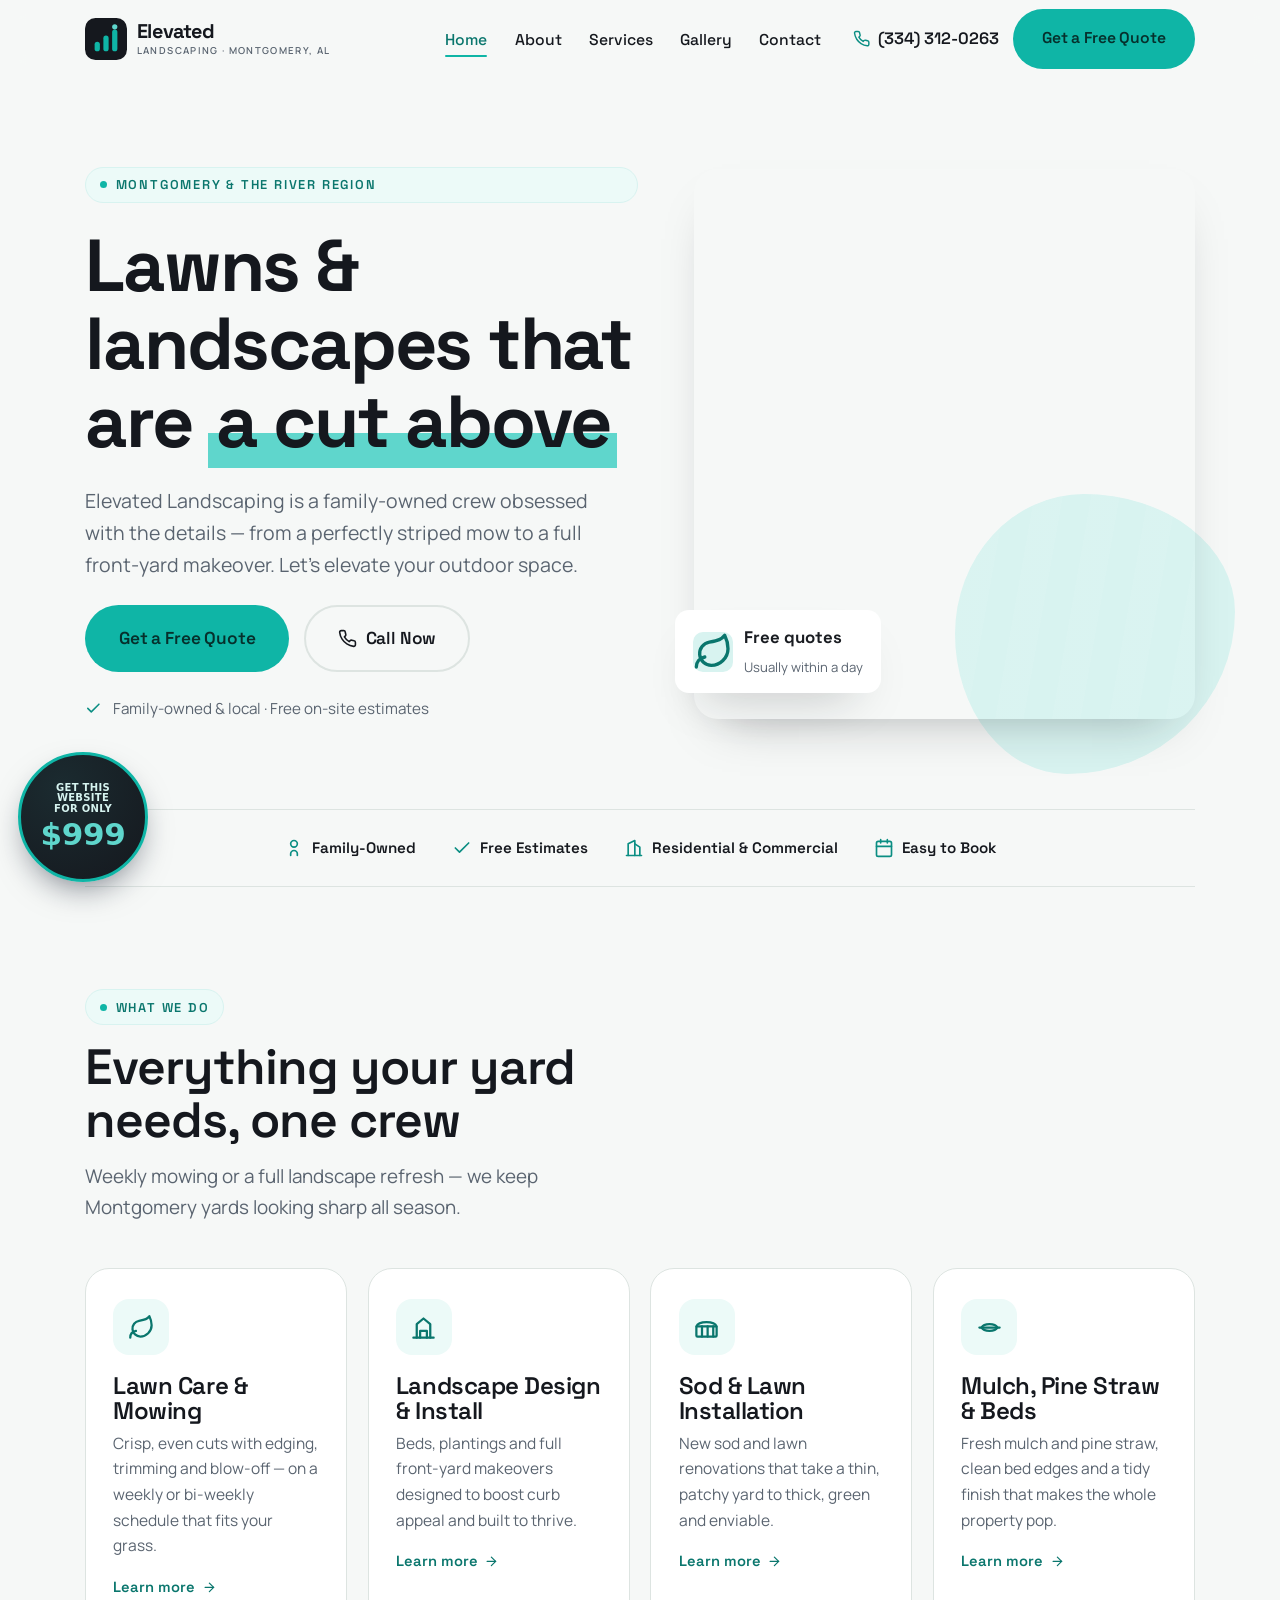
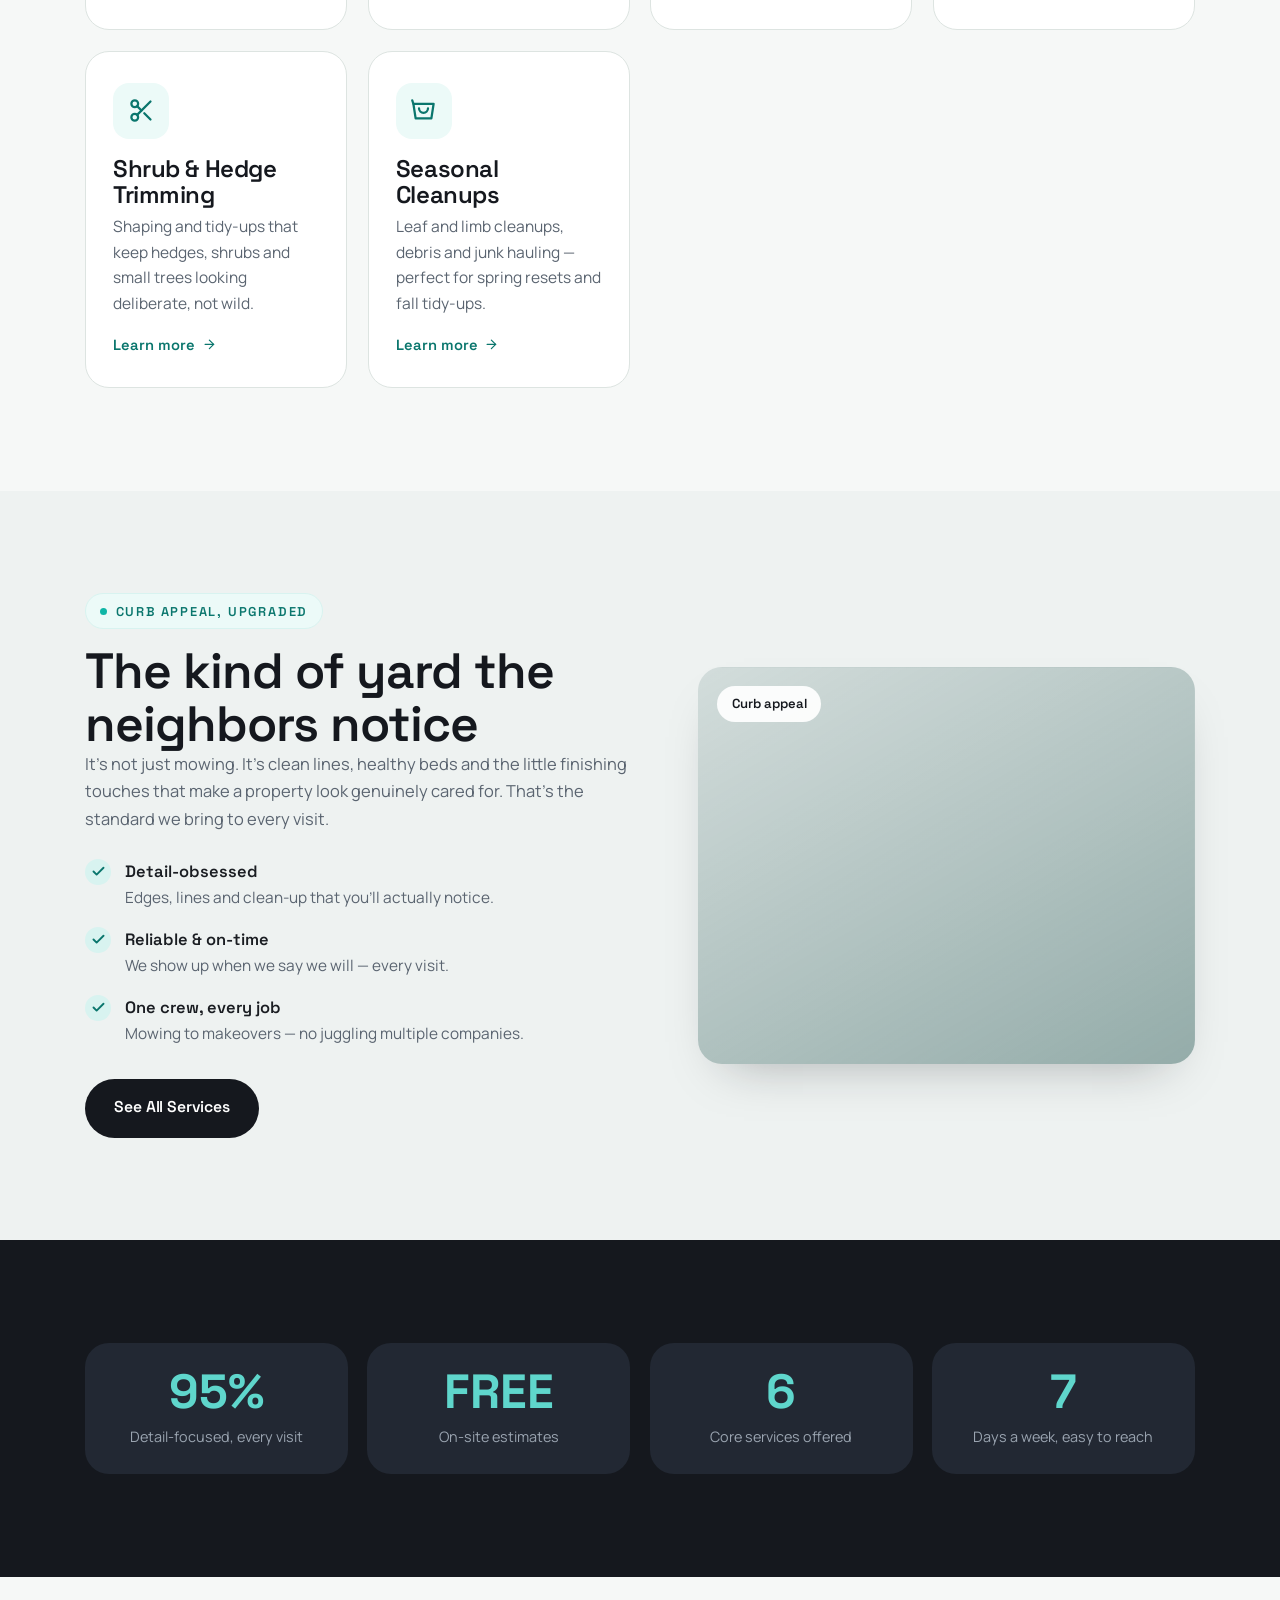
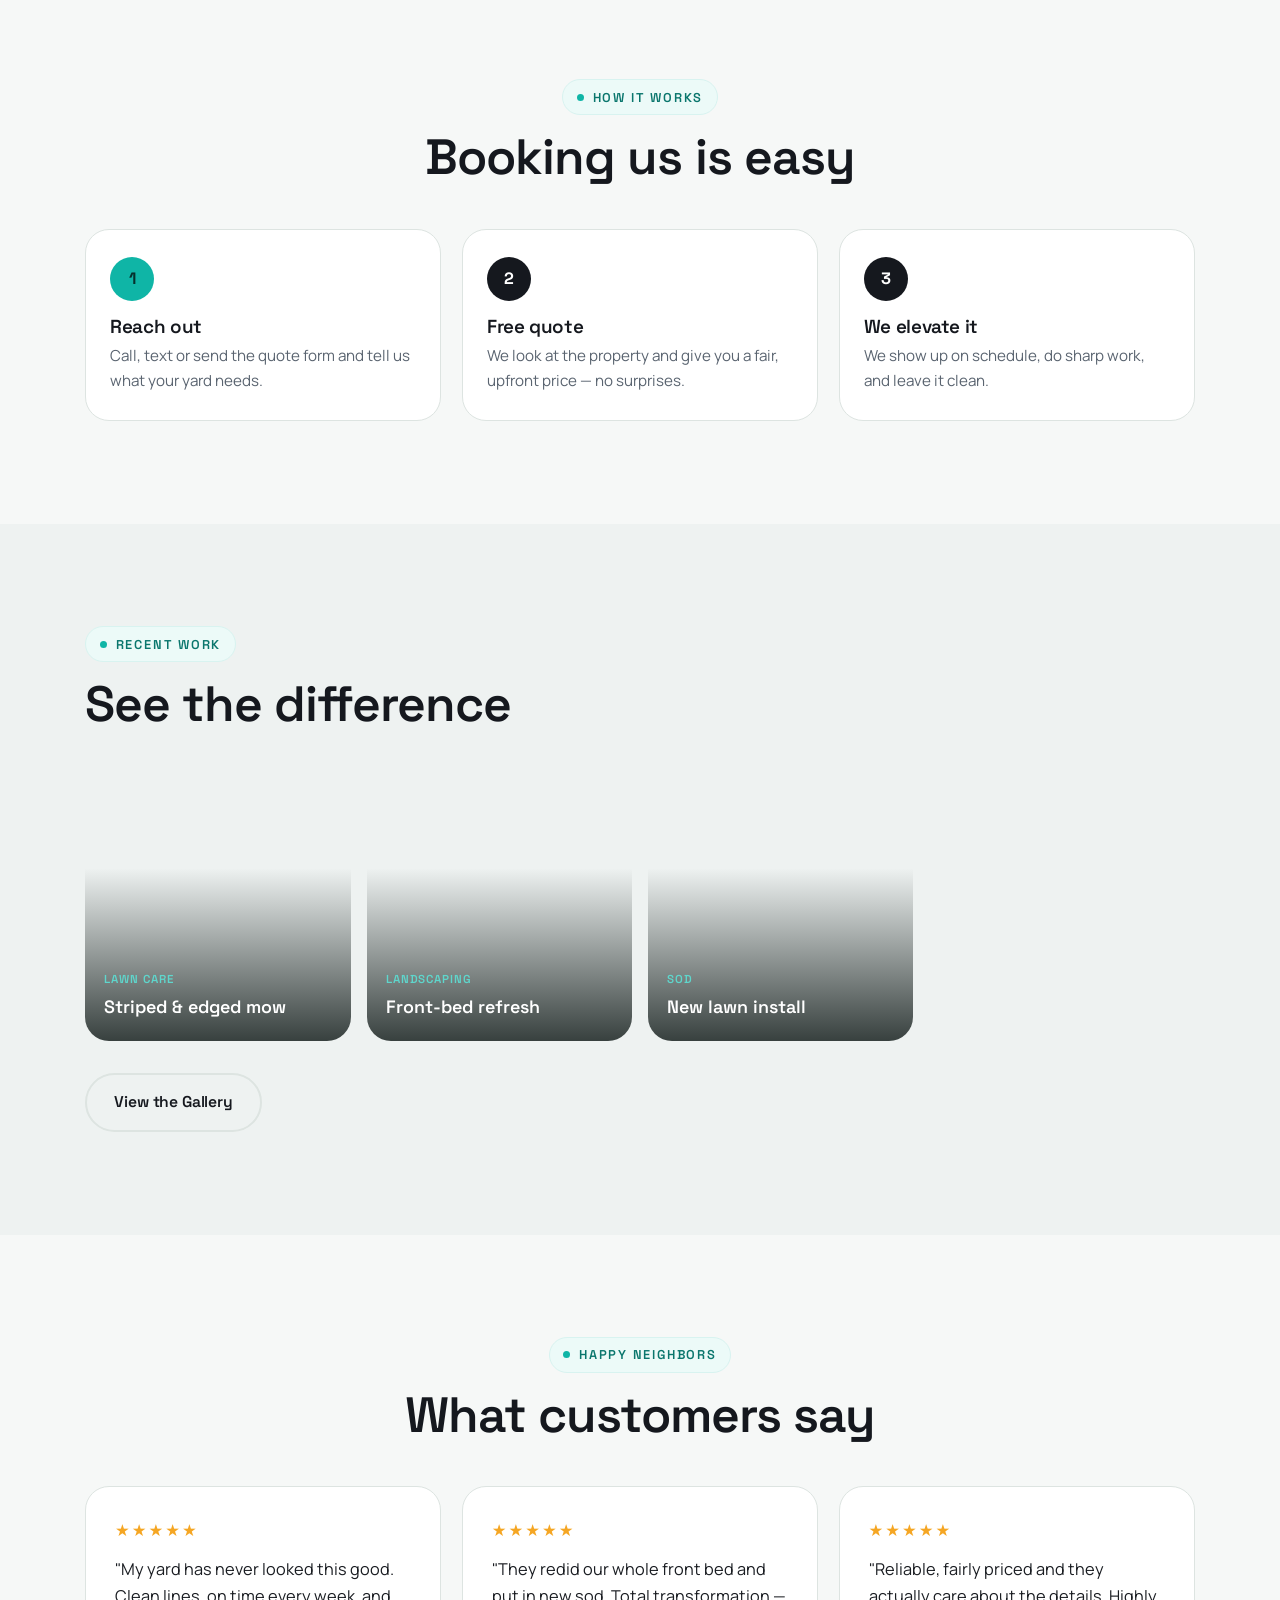
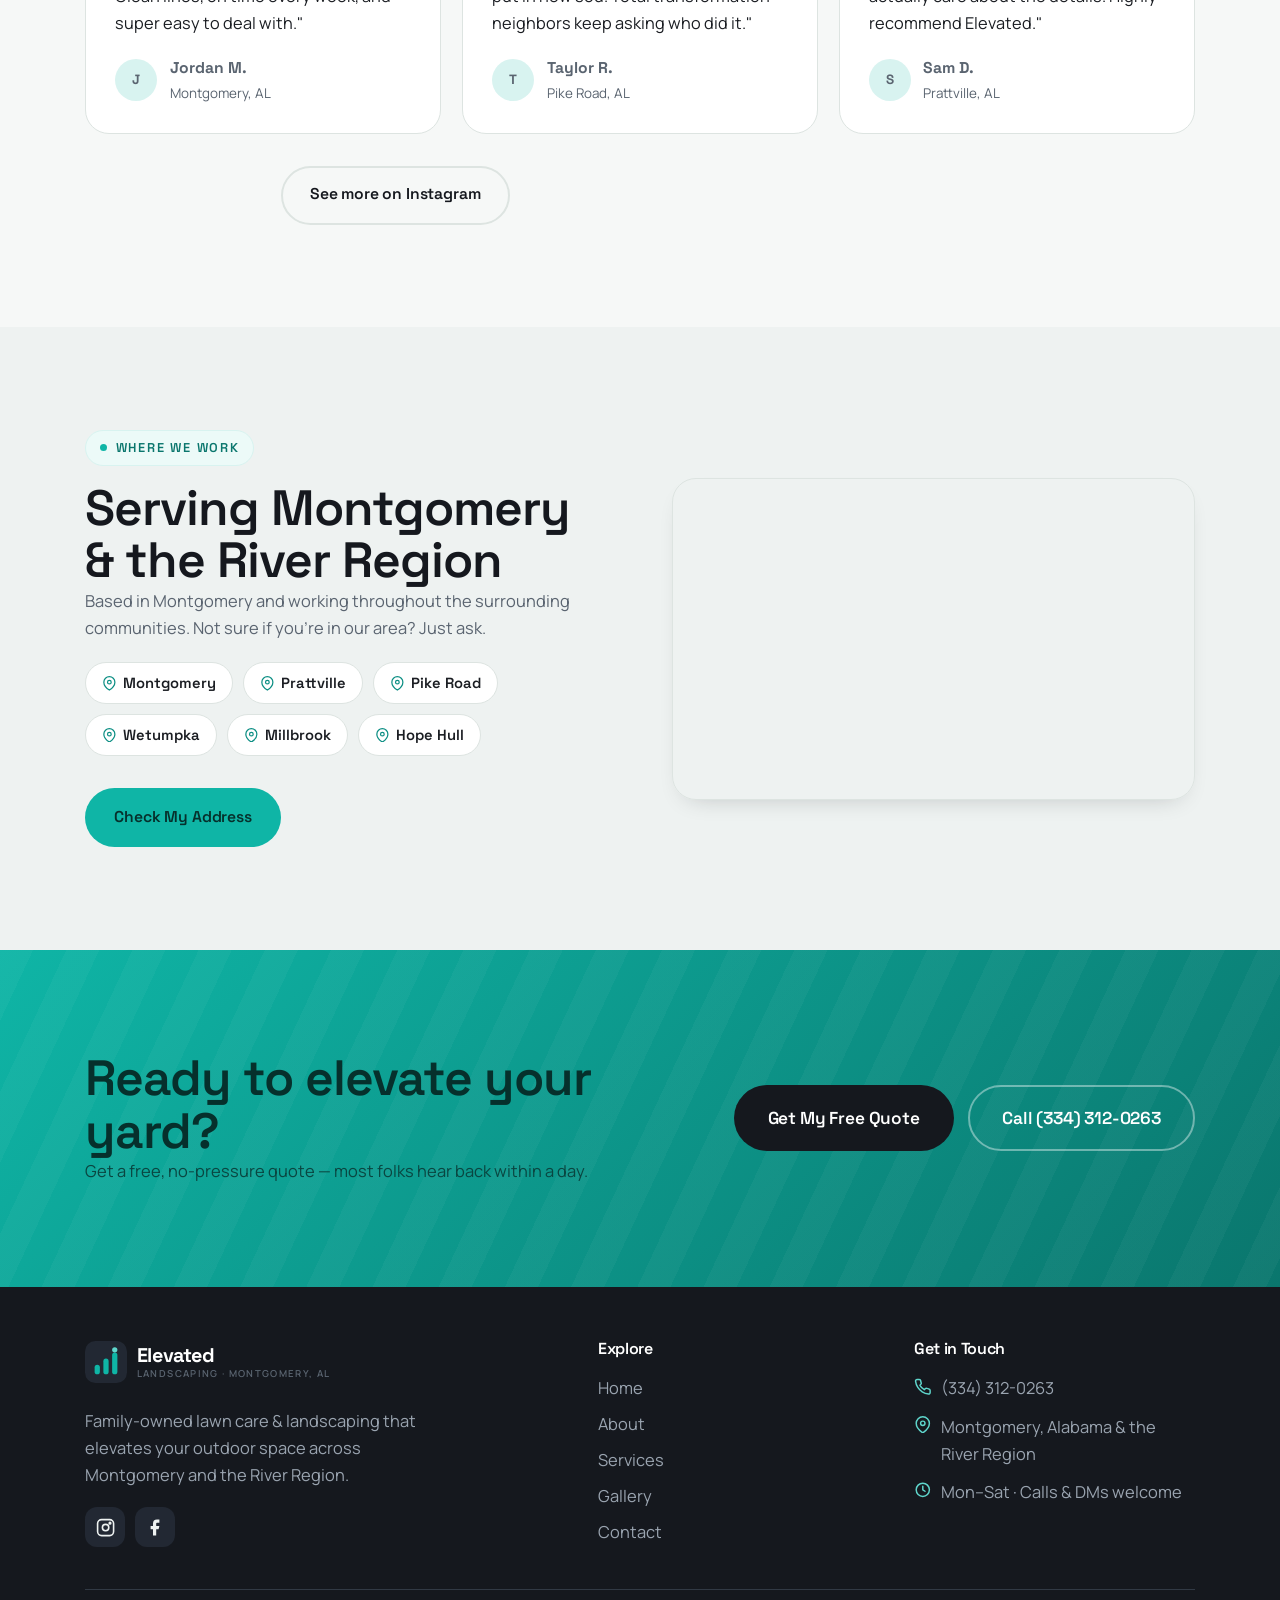
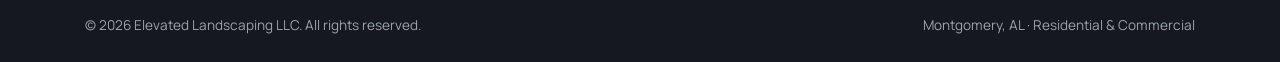
<file: index.html>
<!DOCTYPE html>
<html lang="en" class="no-js">
<head>
  <meta charset="UTF-8" />
  <meta name="viewport" content="width=device-width, initial-scale=1.0" />
  <title>Elevated Landscaping LLC | Lawn Care &amp; Landscaping in Montgomery, AL</title>
  <meta name="description" content="Elevated Landscaping LLC is a family-owned lawn care & landscaping company in Montgomery, AL. Mowing, landscape design, sod, mulch & cleanups. Free quotes — (334) 312-0263." />
  <meta name="theme-color" content="#15181e" />
  <link rel="canonical" href="https://elevatedlandscapingllc.example/" />

  <meta property="og:title" content="Elevated Landscaping LLC — Montgomery, AL" />
  <meta property="og:description" content="Lawn care & landscaping that elevates your outdoor space. Family-owned, serving Montgomery & the River Region." />
  <meta property="og:type" content="website" />
  <meta property="og:locale" content="en_US" />

  <link rel="icon" href="assets/icons/favicon.svg" type="image/svg+xml" />
  <link rel="preconnect" href="https://fonts.googleapis.com" />
  <link rel="preconnect" href="https://fonts.gstatic.com" crossorigin />
  <link href="https://fonts.googleapis.com/css2?family=Space+Grotesk:wght@500;600;700&family=Manrope:wght@400;500;600;700&display=swap" rel="stylesheet" />
  <link rel="stylesheet" href="css/style.css" />

  <script type="application/ld+json">
  {
    "@context": "https://schema.org",
    "@type": "LandscapingBusiness",
    "name": "Elevated Landscaping LLC",
    "telephone": "+1-334-312-0263",
    "address": { "@type": "PostalAddress", "addressLocality": "Montgomery", "addressRegion": "AL", "addressCountry": "US" },
    "areaServed": "Montgomery & the River Region, Alabama",
    "sameAs": [
      "https://www.instagram.com/elevated_landscapingllc/",
      "https://www.facebook.com/p/Elevated-Landscaping-61557698182991/"
    ],
    "description": "Family-owned lawn care and landscaping serving Montgomery and the River Region."
  }
  </script>
</head>
<body>
  <a class="skip-link" href="#main">Skip to content</a>

  <!-- ===================== HEADER ===================== -->
  <header class="header">
    <div class="container">
      <nav class="nav" aria-label="Primary">
        <a href="index.html" class="logo" aria-label="Elevated Landscaping — home">
          <svg class="logo__mark" viewBox="0 0 48 48" aria-hidden="true">
            <rect width="48" height="48" rx="12" fill="#15181e"/>
            <g fill="#0fb5a6"><rect x="11" y="27" width="6" height="11" rx="3"/><rect x="21" y="20" width="6" height="18" rx="3"/><rect x="31" y="13" width="6" height="25" rx="3"/></g>
            <circle cx="34" cy="10" r="3" fill="#5fd6cc"/>
          </svg>
          <span class="logo__name">Elevated<small>Landscaping · Montgomery, AL</small></span>
        </a>
        <div class="nav__menu" id="nav-menu">
          <ul class="nav__links">
            <li><a class="nav__link" href="index.html">Home</a></li>
            <li><a class="nav__link" href="about.html">About</a></li>
            <li><a class="nav__link" href="services.html">Services</a></li>
            <li><a class="nav__link" href="gallery.html">Gallery</a></li>
            <li><a class="nav__link" href="contact.html">Contact</a></li>
          </ul>
          <div class="nav__actions">
            <a href="tel:+13343120263" class="nav__phone" aria-label="Call (334) 312-0263">
              <svg viewBox="0 0 24 24" fill="none" stroke="currentColor" stroke-width="2" stroke-linecap="round" stroke-linejoin="round" aria-hidden="true"><path d="M22 16.92v3a2 2 0 0 1-2.18 2 19.79 19.79 0 0 1-8.63-3.07 19.5 19.5 0 0 1-6-6 19.79 19.79 0 0 1-3.07-8.67A2 2 0 0 1 4.11 2h3a2 2 0 0 1 2 1.72c.13.96.36 1.9.7 2.81a2 2 0 0 1-.45 2.11L8.09 9.91a16 16 0 0 0 6 6l1.27-1.27a2 2 0 0 1 2.11-.45c.91.34 1.85.57 2.81.7A2 2 0 0 1 22 16.92Z"/></svg>
              (334) 312-0263
            </a>
            <a href="contact.html" class="btn">Get a Free Quote</a>
          </div>
        </div>
        <button class="nav__toggle" aria-label="Toggle menu" aria-controls="nav-menu" aria-expanded="false"><span></span></button>
      </nav>
    </div>
  </header>
  <div class="nav-scrim" aria-hidden="true"></div>

  <main id="main">

    <!-- ===================== HERO ===================== -->
    <section class="hero">
      <div class="container hero__inner">
        <div class="hero__copy">
          <span class="eyebrow reveal">Montgomery &amp; the River Region</span>
          <h1 class="reveal" data-delay="1">Lawns &amp; landscapes that are <span class="hl-underline">a cut above</span></h1>
          <p class="hero__lead reveal" data-delay="2">Elevated Landscaping is a family-owned crew obsessed with the details — from a perfectly striped mow to a full front-yard makeover. Let's elevate your outdoor space.</p>
          <div class="hero__actions reveal" data-delay="3">
            <a href="contact.html" class="btn btn--lg">Get a Free Quote</a>
            <a href="tel:+13343120263" class="btn btn--ghost btn--lg">
              <svg viewBox="0 0 24 24" fill="none" stroke="currentColor" stroke-width="2" stroke-linecap="round" stroke-linejoin="round" aria-hidden="true"><path d="M22 16.92v3a2 2 0 0 1-2.18 2 19.79 19.79 0 0 1-8.63-3.07 19.5 19.5 0 0 1-6-6 19.79 19.79 0 0 1-3.07-8.67A2 2 0 0 1 4.11 2h3a2 2 0 0 1 2 1.72c.13.96.36 1.9.7 2.81a2 2 0 0 1-.45 2.11L8.09 9.91a16 16 0 0 0 6 6l1.27-1.27a2 2 0 0 1 2.11-.45c.91.34 1.85.57 2.81.7A2 2 0 0 1 22 16.92Z"/></svg>
              Call Now
            </a>
          </div>
          <p class="hero__rating reveal" data-delay="3">
            <svg viewBox="0 0 24 24" fill="none" stroke="currentColor" stroke-width="2.2" stroke-linecap="round" stroke-linejoin="round" style="width:1.1em;color:var(--teal-600)"><polyline points="20 6 9 17 4 12"/></svg>
            Family-owned &amp; local · Free on-site estimates
          </p>
        </div>
        <div class="hero__visual reveal" data-delay="2">
          <div class="hero__blob" aria-hidden="true"></div>
          <!-- Replace background with a real signature lawn / landscape photo -->
          <div class="hero__img" role="img" aria-label="A freshly manicured lawn and landscape"></div>
          <div class="hero__badge">
            <span class="ic"><svg viewBox="0 0 24 24" fill="none" stroke="currentColor" stroke-width="2" stroke-linecap="round" stroke-linejoin="round"><path d="M11 20A7 7 0 0 1 9.8 6.1C15.5 5 17 4.48 19 2c1 2 2 4.18 2 8 0 5.5-4.78 10-10 10Z"/><path d="M2 21c0-3 1.85-5.36 5.08-6"/></svg></span>
            <div><b>Free quotes</b><span>Usually within a day</span></div>
          </div>
        </div>
      </div>
    </section>

    <!-- ===================== TRUST BAR ===================== -->
    <div class="container">
      <div class="trustbar">
        <span class="trustbar__item"><svg viewBox="0 0 24 24" fill="none" stroke="currentColor" stroke-width="2" stroke-linecap="round" stroke-linejoin="round"><path d="M16 21v-2a4 4 0 0 0-8 0v2"/><circle cx="12" cy="7" r="4"/></svg>Family-Owned</span>
        <span class="trustbar__item"><svg viewBox="0 0 24 24" fill="none" stroke="currentColor" stroke-width="2" stroke-linecap="round" stroke-linejoin="round"><path d="M20 6 9 17l-5-5"/></svg>Free Estimates</span>
        <span class="trustbar__item"><svg viewBox="0 0 24 24" fill="none" stroke="currentColor" stroke-width="2" stroke-linecap="round" stroke-linejoin="round"><path d="M3 21h18"/><path d="M5 21V7l8-4v18"/><path d="M19 21V11l-6-4"/></svg>Residential &amp; Commercial</span>
        <span class="trustbar__item"><svg viewBox="0 0 24 24" fill="none" stroke="currentColor" stroke-width="2" stroke-linecap="round" stroke-linejoin="round"><rect x="3" y="4" width="18" height="18" rx="2"/><path d="M16 2v4M8 2v4M3 10h18"/></svg>Easy to Book</span>
      </div>
    </div>

    <!-- ===================== SERVICES ===================== -->
    <section class="section" aria-labelledby="svc-h">
      <div class="container">
        <div class="section-head reveal">
          <span class="eyebrow">What We Do</span>
          <h2 id="svc-h" style="margin-top:1rem">Everything your yard needs, one crew</h2>
          <p class="lead">Weekly mowing or a full landscape refresh — we keep Montgomery yards looking sharp all season.</p>
        </div>
        <div class="cards">
          <article class="card reveal">
            <div class="card__ic"><svg viewBox="0 0 24 24" fill="none" stroke="currentColor" stroke-width="2" stroke-linecap="round" stroke-linejoin="round"><path d="M11 20A7 7 0 0 1 9.8 6.1C15.5 5 17 4.48 19 2c1 2 2 4.18 2 8 0 5.5-4.78 10-10 10Z"/><path d="M2 21c0-3 1.85-5.36 5.08-6"/></svg></div>
            <h3>Lawn Care &amp; Mowing</h3>
            <p>Crisp, even cuts with edging, trimming and blow-off — on a weekly or bi-weekly schedule that fits your grass.</p>
            <a href="services.html#mowing" class="card__link">Learn more <svg viewBox="0 0 24 24" fill="none" stroke="currentColor" stroke-width="2" stroke-linecap="round" stroke-linejoin="round"><line x1="5" y1="12" x2="19" y2="12"/><polyline points="12 5 19 12 12 19"/></svg></a>
          </article>
          <article class="card reveal" data-delay="1">
            <div class="card__ic"><svg viewBox="0 0 24 24" fill="none" stroke="currentColor" stroke-width="2" stroke-linecap="round" stroke-linejoin="round"><path d="M3 21h18"/><path d="M6 21V9l6-5 6 5v12"/><path d="M9 21v-6h6v6"/></svg></div>
            <h3>Landscape Design &amp; Install</h3>
            <p>Beds, plantings and full front-yard makeovers designed to boost curb appeal and built to thrive.</p>
            <a href="services.html#design" class="card__link">Learn more <svg viewBox="0 0 24 24" fill="none" stroke="currentColor" stroke-width="2" stroke-linecap="round" stroke-linejoin="round"><line x1="5" y1="12" x2="19" y2="12"/><polyline points="12 5 19 12 12 19"/></svg></a>
          </article>
          <article class="card reveal" data-delay="2">
            <div class="card__ic"><svg viewBox="0 0 24 24" fill="none" stroke="currentColor" stroke-width="2" stroke-linecap="round" stroke-linejoin="round"><rect x="3" y="11" width="18" height="9" rx="1"/><path d="M3 11c2-5 16-5 18 0"/><path d="M8 20v-9M13 20v-9M18 20v-9"/></svg></div>
            <h3>Sod &amp; Lawn Installation</h3>
            <p>New sod and lawn renovations that take a thin, patchy yard to thick, green and enviable.</p>
            <a href="services.html#sod" class="card__link">Learn more <svg viewBox="0 0 24 24" fill="none" stroke="currentColor" stroke-width="2" stroke-linecap="round" stroke-linejoin="round"><line x1="5" y1="12" x2="19" y2="12"/><polyline points="12 5 19 12 12 19"/></svg></a>
          </article>
          <article class="card reveal">
            <div class="card__ic"><svg viewBox="0 0 24 24" fill="none" stroke="currentColor" stroke-width="2" stroke-linecap="round" stroke-linejoin="round"><path d="M3 12h18"/><path d="M5 12c2-4 12-4 14 0"/><path d="M5 12c2 4 12 4 14 0"/></svg></div>
            <h3>Mulch, Pine Straw &amp; Beds</h3>
            <p>Fresh mulch and pine straw, clean bed edges and a tidy finish that makes the whole property pop.</p>
            <a href="services.html#mulch" class="card__link">Learn more <svg viewBox="0 0 24 24" fill="none" stroke="currentColor" stroke-width="2" stroke-linecap="round" stroke-linejoin="round"><line x1="5" y1="12" x2="19" y2="12"/><polyline points="12 5 19 12 12 19"/></svg></a>
          </article>
          <article class="card reveal" data-delay="1">
            <div class="card__ic"><svg viewBox="0 0 24 24" fill="none" stroke="currentColor" stroke-width="2" stroke-linecap="round" stroke-linejoin="round"><circle cx="6" cy="6" r="3"/><circle cx="6" cy="18" r="3"/><line x1="20" y1="4" x2="8.12" y2="15.88"/><line x1="14.47" y1="14.48" x2="20" y2="20"/><line x1="8.12" y1="8.12" x2="12" y2="12"/></svg></div>
            <h3>Shrub &amp; Hedge Trimming</h3>
            <p>Shaping and tidy-ups that keep hedges, shrubs and small trees looking deliberate, not wild.</p>
            <a href="services.html#trimming" class="card__link">Learn more <svg viewBox="0 0 24 24" fill="none" stroke="currentColor" stroke-width="2" stroke-linecap="round" stroke-linejoin="round"><line x1="5" y1="12" x2="19" y2="12"/><polyline points="12 5 19 12 12 19"/></svg></a>
          </article>
          <article class="card reveal" data-delay="2">
            <div class="card__ic"><svg viewBox="0 0 24 24" fill="none" stroke="currentColor" stroke-width="2" stroke-linecap="round" stroke-linejoin="round"><path d="M3 6h18l-2 13H5L3 6z"/><path d="M3 6 2 3"/><path d="M16 10a4 4 0 0 1-8 0"/></svg></div>
            <h3>Seasonal Cleanups</h3>
            <p>Leaf and limb cleanups, debris and junk hauling — perfect for spring resets and fall tidy-ups.</p>
            <a href="services.html#cleanups" class="card__link">Learn more <svg viewBox="0 0 24 24" fill="none" stroke="currentColor" stroke-width="2" stroke-linecap="round" stroke-linejoin="round"><line x1="5" y1="12" x2="19" y2="12"/><polyline points="12 5 19 12 12 19"/></svg></a>
          </article>
        </div>
      </div>
    </section>

    <!-- ===================== FEATURE ===================== -->
    <section class="section section--mist" aria-labelledby="feat-h">
      <div class="container split split--media-right">
        <div class="reveal">
          <span class="eyebrow">Curb Appeal, Upgraded</span>
          <h2 id="feat-h" style="margin-top:1rem">The kind of yard the neighbors notice</h2>
          <p class="muted">It's not just mowing. It's clean lines, healthy beds and the little finishing touches that make a property look genuinely cared for. That's the standard we bring to every visit.</p>
          <ul class="checks">
            <li><span class="tick"><svg viewBox="0 0 24 24" fill="none" stroke="currentColor" stroke-width="3" stroke-linecap="round" stroke-linejoin="round"><polyline points="20 6 9 17 4 12"/></svg></span><span><b>Detail-obsessed</b><span class="t">Edges, lines and clean-up that you'll actually notice.</span></span></li>
            <li><span class="tick"><svg viewBox="0 0 24 24" fill="none" stroke="currentColor" stroke-width="3" stroke-linecap="round" stroke-linejoin="round"><polyline points="20 6 9 17 4 12"/></svg></span><span><b>Reliable &amp; on-time</b><span class="t">We show up when we say we will — every visit.</span></span></li>
            <li><span class="tick"><svg viewBox="0 0 24 24" fill="none" stroke="currentColor" stroke-width="3" stroke-linecap="round" stroke-linejoin="round"><polyline points="20 6 9 17 4 12"/></svg></span><span><b>One crew, every job</b><span class="t">Mowing to makeovers — no juggling multiple companies.</span></span></li>
          </ul>
          <a href="services.html" class="btn btn--dark mt-2">See All Services</a>
        </div>
        <div class="feature__media reveal" data-delay="1" style="background-image:linear-gradient(150deg,rgba(13,67,62,.12),rgba(13,67,62,.40)),url('https://images.unsplash.com/photo-1549448046-b89e7214060d?w=1200&q=70&auto=format&fit=crop');background-size:cover;background-position:center">
          <!-- Replace background with a real curb-appeal / before-after photo -->
          <span class="pill">Curb appeal</span>
        </div>
      </div>
    </section>

    <!-- ===================== STATS ===================== -->
    <!-- Commitments, not track-record metrics. Update with real figures once available. -->
    <section class="section section--ink" aria-label="Our promise">
      <div class="container">
        <div class="stats">
          <div class="stat reveal"><div class="stat__num"><span data-count="100" data-suffix="%">0%</span></div><div class="stat__label">Detail-focused, every visit</div></div>
          <div class="stat reveal" data-delay="1"><div class="stat__num">FREE</div><div class="stat__label">On-site estimates</div></div>
          <div class="stat reveal" data-delay="2"><div class="stat__num"><span data-count="6">0</span></div><div class="stat__label">Core services offered</div></div>
          <div class="stat reveal" data-delay="3"><div class="stat__num"><span data-count="7">0</span></div><div class="stat__label">Days a week, easy to reach</div></div>
        </div>
      </div>
    </section>

    <!-- ===================== PROCESS ===================== -->
    <section class="section" aria-labelledby="how-h">
      <div class="container">
        <div class="section-head section-head--center reveal">
          <span class="eyebrow">How It Works</span>
          <h2 id="how-h" style="margin-top:1rem">Booking us is easy</h2>
        </div>
        <div class="steps">
          <div class="step reveal"><div class="step__n">1</div><h3>Reach out</h3><p>Call, text or send the quote form and tell us what your yard needs.</p></div>
          <div class="step reveal" data-delay="1"><div class="step__n">2</div><h3>Free quote</h3><p>We look at the property and give you a fair, upfront price — no surprises.</p></div>
          <div class="step reveal" data-delay="2"><div class="step__n">3</div><h3>We elevate it</h3><p>We show up on schedule, do sharp work, and leave it clean.</p></div>
        </div>
      </div>
    </section>

    <!-- ===================== GALLERY TEASER ===================== -->
    <section class="section section--mist" aria-labelledby="work-h">
      <div class="container">
        <div class="section-head reveal">
          <span class="eyebrow">Recent Work</span>
          <h2 id="work-h" style="margin-top:1rem">See the difference</h2>
        </div>
        <!-- Placeholder tiles — replace each tile's background with a real photo -->
        <div class="gallery reveal">
          <article class="tile g-1"><span class="tile__cat">Lawn Care</span><span class="tile__title">Striped &amp; edged mow</span></article>
          <article class="tile g-3"><span class="tile__cat">Landscaping</span><span class="tile__title">Front-bed refresh</span></article>
          <article class="tile g-2"><span class="tile__cat">Sod</span><span class="tile__title">New lawn install</span></article>
        </div>
        <p class="mt-2"><a href="gallery.html" class="btn btn--ghost">View the Gallery</a></p>
      </div>
    </section>

    <!-- ===================== REVIEWS ===================== -->
    <!-- PLACEHOLDER reviews — replace with real Google/Facebook/Instagram reviews before launch. -->
    <section class="section" aria-labelledby="rev-h">
      <div class="container">
        <div class="section-head section-head--center reveal">
          <span class="eyebrow">Happy Neighbors</span>
          <h2 id="rev-h" style="margin-top:1rem">What customers say</h2>
        </div>
        <div class="reviews">
          <figure class="review reveal">
            <div class="review__stars" aria-label="5 out of 5 stars">★★★★★</div>
            <blockquote><p>"My yard has never looked this good. Clean lines, on time every week, and super easy to deal with."</p></blockquote>
            <figcaption class="review__by"><span class="review__av">J</span><span><b>Jordan M.</b><span>Montgomery, AL</span></span></figcaption>
          </figure>
          <figure class="review reveal" data-delay="1">
            <div class="review__stars" aria-label="5 out of 5 stars">★★★★★</div>
            <blockquote><p>"They redid our whole front bed and put in new sod. Total transformation — neighbors keep asking who did it."</p></blockquote>
            <figcaption class="review__by"><span class="review__av">T</span><span><b>Taylor R.</b><span>Pike Road, AL</span></span></figcaption>
          </figure>
          <figure class="review reveal" data-delay="2">
            <div class="review__stars" aria-label="5 out of 5 stars">★★★★★</div>
            <blockquote><p>"Reliable, fairly priced and they actually care about the details. Highly recommend Elevated."</p></blockquote>
            <figcaption class="review__by"><span class="review__av">S</span><span><b>Sam D.</b><span>Prattville, AL</span></span></figcaption>
          </figure>
        </div>
        <p class="text-center mt-2"><a href="https://www.instagram.com/elevated_landscapingllc/" class="btn btn--ghost" target="_blank" rel="noopener">See more on Instagram</a></p>
      </div>
    </section>

    <!-- ===================== SERVICE AREA ===================== -->
    <section class="section section--mist" aria-labelledby="area-h">
      <div class="container split">
        <div class="reveal">
          <span class="eyebrow">Where We Work</span>
          <h2 id="area-h" style="margin-top:1rem">Serving Montgomery &amp; the River Region</h2>
          <p class="muted">Based in Montgomery and working throughout the surrounding communities. Not sure if you're in our area? Just ask.</p>
          <div class="area__chips">
            <span class="area__chip"><svg viewBox="0 0 24 24" fill="none" stroke="currentColor" stroke-width="2"><path d="M21 10c0 7-9 13-9 13s-9-6-9-13a9 9 0 0 1 18 0Z"/><circle cx="12" cy="10" r="3"/></svg>Montgomery</span>
            <span class="area__chip"><svg viewBox="0 0 24 24" fill="none" stroke="currentColor" stroke-width="2"><path d="M21 10c0 7-9 13-9 13s-9-6-9-13a9 9 0 0 1 18 0Z"/><circle cx="12" cy="10" r="3"/></svg>Prattville</span>
            <span class="area__chip"><svg viewBox="0 0 24 24" fill="none" stroke="currentColor" stroke-width="2"><path d="M21 10c0 7-9 13-9 13s-9-6-9-13a9 9 0 0 1 18 0Z"/><circle cx="12" cy="10" r="3"/></svg>Pike Road</span>
            <span class="area__chip"><svg viewBox="0 0 24 24" fill="none" stroke="currentColor" stroke-width="2"><path d="M21 10c0 7-9 13-9 13s-9-6-9-13a9 9 0 0 1 18 0Z"/><circle cx="12" cy="10" r="3"/></svg>Wetumpka</span>
            <span class="area__chip"><svg viewBox="0 0 24 24" fill="none" stroke="currentColor" stroke-width="2"><path d="M21 10c0 7-9 13-9 13s-9-6-9-13a9 9 0 0 1 18 0Z"/><circle cx="12" cy="10" r="3"/></svg>Millbrook</span>
            <span class="area__chip"><svg viewBox="0 0 24 24" fill="none" stroke="currentColor" stroke-width="2"><path d="M21 10c0 7-9 13-9 13s-9-6-9-13a9 9 0 0 1 18 0Z"/><circle cx="12" cy="10" r="3"/></svg>Hope Hull</span>
          </div>
          <a href="contact.html" class="btn mt-2">Check My Address</a>
        </div>
        <div class="area__map reveal" data-delay="1">
          <iframe title="Elevated Landscaping service area — Montgomery, Alabama"
            src="https://www.google.com/maps?q=Montgomery,%20Alabama&output=embed"
            loading="lazy" referrerpolicy="no-referrer-when-downgrade"></iframe>
        </div>
      </div>
    </section>

    <!-- ===================== CTA ===================== -->
    <section class="section cta">
      <div class="container cta__inner">
        <div class="reveal">
          <h2>Ready to elevate your yard?</h2>
          <p>Get a free, no-pressure quote — most folks hear back within a day.</p>
        </div>
        <div class="hero__actions reveal" data-delay="1">
          <a href="contact.html" class="btn btn--dark btn--lg">Get My Free Quote</a>
          <a href="tel:+13343120263" class="btn btn--ghost-light btn--lg">Call (334) 312-0263</a>
        </div>
      </div>
    </section>
  </main>

  <!-- ===================== FOOTER ===================== -->
  <footer class="footer">
    <div class="container">
      <div class="footer__grid">
        <div class="footer__about">
          <a href="index.html" class="logo" aria-label="Elevated Landscaping — home">
            <svg class="logo__mark" viewBox="0 0 48 48" aria-hidden="true">
              <rect width="48" height="48" rx="12" fill="#222833"/>
              <g fill="#0fb5a6"><rect x="11" y="27" width="6" height="11" rx="3"/><rect x="21" y="20" width="6" height="18" rx="3"/><rect x="31" y="13" width="6" height="25" rx="3"/></g>
              <circle cx="34" cy="10" r="3" fill="#5fd6cc"/>
            </svg>
            <span class="logo__name">Elevated<small>Landscaping · Montgomery, AL</small></span>
          </a>
          <p>Family-owned lawn care &amp; landscaping that elevates your outdoor space across Montgomery and the River Region.</p>
          <div class="footer__social">
            <a href="https://www.instagram.com/elevated_landscapingllc/" target="_blank" rel="noopener" aria-label="Elevated Landscaping on Instagram">
              <svg viewBox="0 0 24 24" fill="none" stroke="currentColor" stroke-width="2" stroke-linecap="round" stroke-linejoin="round"><rect x="2" y="2" width="20" height="20" rx="5"/><circle cx="12" cy="12" r="4"/><circle cx="17.5" cy="6.5" r="1"/></svg>
            </a>
            <a href="https://www.facebook.com/p/Elevated-Landscaping-61557698182991/" target="_blank" rel="noopener" aria-label="Elevated Landscaping on Facebook">
              <svg viewBox="0 0 24 24" fill="currentColor"><path d="M18 2h-3a5 5 0 0 0-5 5v3H7v4h3v8h4v-8h3l1-4h-4V7a1 1 0 0 1 1-1h3z"/></svg>
            </a>
          </div>
        </div>
        <div>
          <h4>Explore</h4>
          <ul class="footer__links">
            <li><a href="index.html">Home</a></li>
            <li><a href="about.html">About</a></li>
            <li><a href="services.html">Services</a></li>
            <li><a href="gallery.html">Gallery</a></li>
            <li><a href="contact.html">Contact</a></li>
          </ul>
        </div>
        <div>
          <h4>Get in Touch</h4>
          <ul class="footer__contact">
            <li><svg viewBox="0 0 24 24" fill="none" stroke="currentColor" stroke-width="2" stroke-linecap="round" stroke-linejoin="round"><path d="M22 16.92v3a2 2 0 0 1-2.18 2 19.79 19.79 0 0 1-8.63-3.07 19.5 19.5 0 0 1-6-6 19.79 19.79 0 0 1-3.07-8.67A2 2 0 0 1 4.11 2h3a2 2 0 0 1 2 1.72c.13.96.36 1.9.7 2.81a2 2 0 0 1-.45 2.11L8.09 9.91a16 16 0 0 0 6 6l1.27-1.27a2 2 0 0 1 2.11-.45c.91.34 1.85.57 2.81.7A2 2 0 0 1 22 16.92Z"/></svg><a href="tel:+13343120263">(334) 312-0263</a></li>
            <li><svg viewBox="0 0 24 24" fill="none" stroke="currentColor" stroke-width="2" stroke-linecap="round" stroke-linejoin="round"><path d="M21 10c0 7-9 13-9 13s-9-6-9-13a9 9 0 0 1 18 0Z"/><circle cx="12" cy="10" r="3"/></svg><span>Montgomery, Alabama &amp; the River Region</span></li>
            <li><svg viewBox="0 0 24 24" fill="none" stroke="currentColor" stroke-width="2" stroke-linecap="round" stroke-linejoin="round"><circle cx="12" cy="12" r="9"/><polyline points="12 7 12 12 15 14"/></svg><span>Mon–Sat · Calls &amp; DMs welcome</span></li>
          </ul>
        </div>
      </div>
      <div class="footer__bottom">
        <span>&copy; <span id="year">2026</span> Elevated Landscaping LLC. All rights reserved.</span>
        <span>Montgomery, AL · Residential &amp; Commercial</span>
      </div>
    </div>
  </footer>

  <button class="to-top" aria-label="Back to top"><svg viewBox="0 0 24 24" fill="none" stroke="currentColor" stroke-width="2.4" stroke-linecap="round" stroke-linejoin="round" width="20" height="20"><polyline points="18 15 12 9 6 15"/></svg></button>

  <nav class="callbar" aria-label="Quick actions">
    <a href="tel:+13343120263"><svg viewBox="0 0 24 24" fill="none" stroke="currentColor" stroke-width="2" stroke-linecap="round" stroke-linejoin="round"><path d="M22 16.92v3a2 2 0 0 1-2.18 2 19.79 19.79 0 0 1-8.63-3.07 19.5 19.5 0 0 1-6-6 19.79 19.79 0 0 1-3.07-8.67A2 2 0 0 1 4.11 2h3a2 2 0 0 1 2 1.72c.13.96.36 1.9.7 2.81a2 2 0 0 1-.45 2.11L8.09 9.91a16 16 0 0 0 6 6l1.27-1.27a2 2 0 0 1 2.11-.45c.91.34 1.85.57 2.81.7A2 2 0 0 1 22 16.92Z"/></svg>Call Now</a>
    <a href="contact.html"><svg viewBox="0 0 24 24" fill="none" stroke="currentColor" stroke-width="2" stroke-linecap="round" stroke-linejoin="round"><path d="M14 2H6a2 2 0 0 0-2 2v16a2 2 0 0 0 2 2h12a2 2 0 0 0 2-2V8z"/><polyline points="14 2 14 8 20 8"/></svg>Free Quote</a>
  </nav>

  <script src="js/main.js" defer></script>

  <!-- aurora-cta : agency upsell button -->
  <a class="aurora-cta" href="https://auroraadv.co/?tab=wizard" target="_blank" rel="noopener" aria-label="Get this website for only $999 — built by Aurora">
    <span class="aurora-cta__top">Get this website<br>for only</span>
    <span class="aurora-cta__price">$999</span>
  </a>
  <style>
  .aurora-cta{position:fixed;left:18px;bottom:18px;z-index:58;width:130px;height:130px;border-radius:50%;display:flex;flex-direction:column;align-items:center;justify-content:center;text-align:center;gap:3px;padding:8px;background:radial-gradient(circle at 32% 26%,#1b2b30,#15181e);color:#fff;text-decoration:none;border:3px solid #0fb5a6;box-shadow:0 14px 32px -10px rgba(15,23,42,.55);font-family:system-ui,-apple-system,"Segoe UI",Roboto,sans-serif;line-height:1.08;transition:transform .2s ease,box-shadow .2s ease;}
  .aurora-cta:hover{transform:translateY(-3px) scale(1.05);box-shadow:0 20px 40px -10px rgba(15,23,42,.6);}
  .aurora-cta:focus-visible{outline:3px solid #0fb5a6;outline-offset:3px;}
  .aurora-cta__top{font-size:10px;font-weight:700;letter-spacing:.03em;text-transform:uppercase;color:#d6f3ef;}
  .aurora-cta__price{font-size:31px;font-weight:800;color:#5fd6cc;letter-spacing:-.01em;}
  @media (max-width:760px){.aurora-cta{width:106px;height:106px;left:12px;bottom:68px;border-width:2px;}.aurora-cta__top{font-size:8.5px;}.aurora-cta__price{font-size:25px;}}
  @media (prefers-reduced-motion:reduce){.aurora-cta{transition:none;}}
  </style>
</body>
</html>
</file>
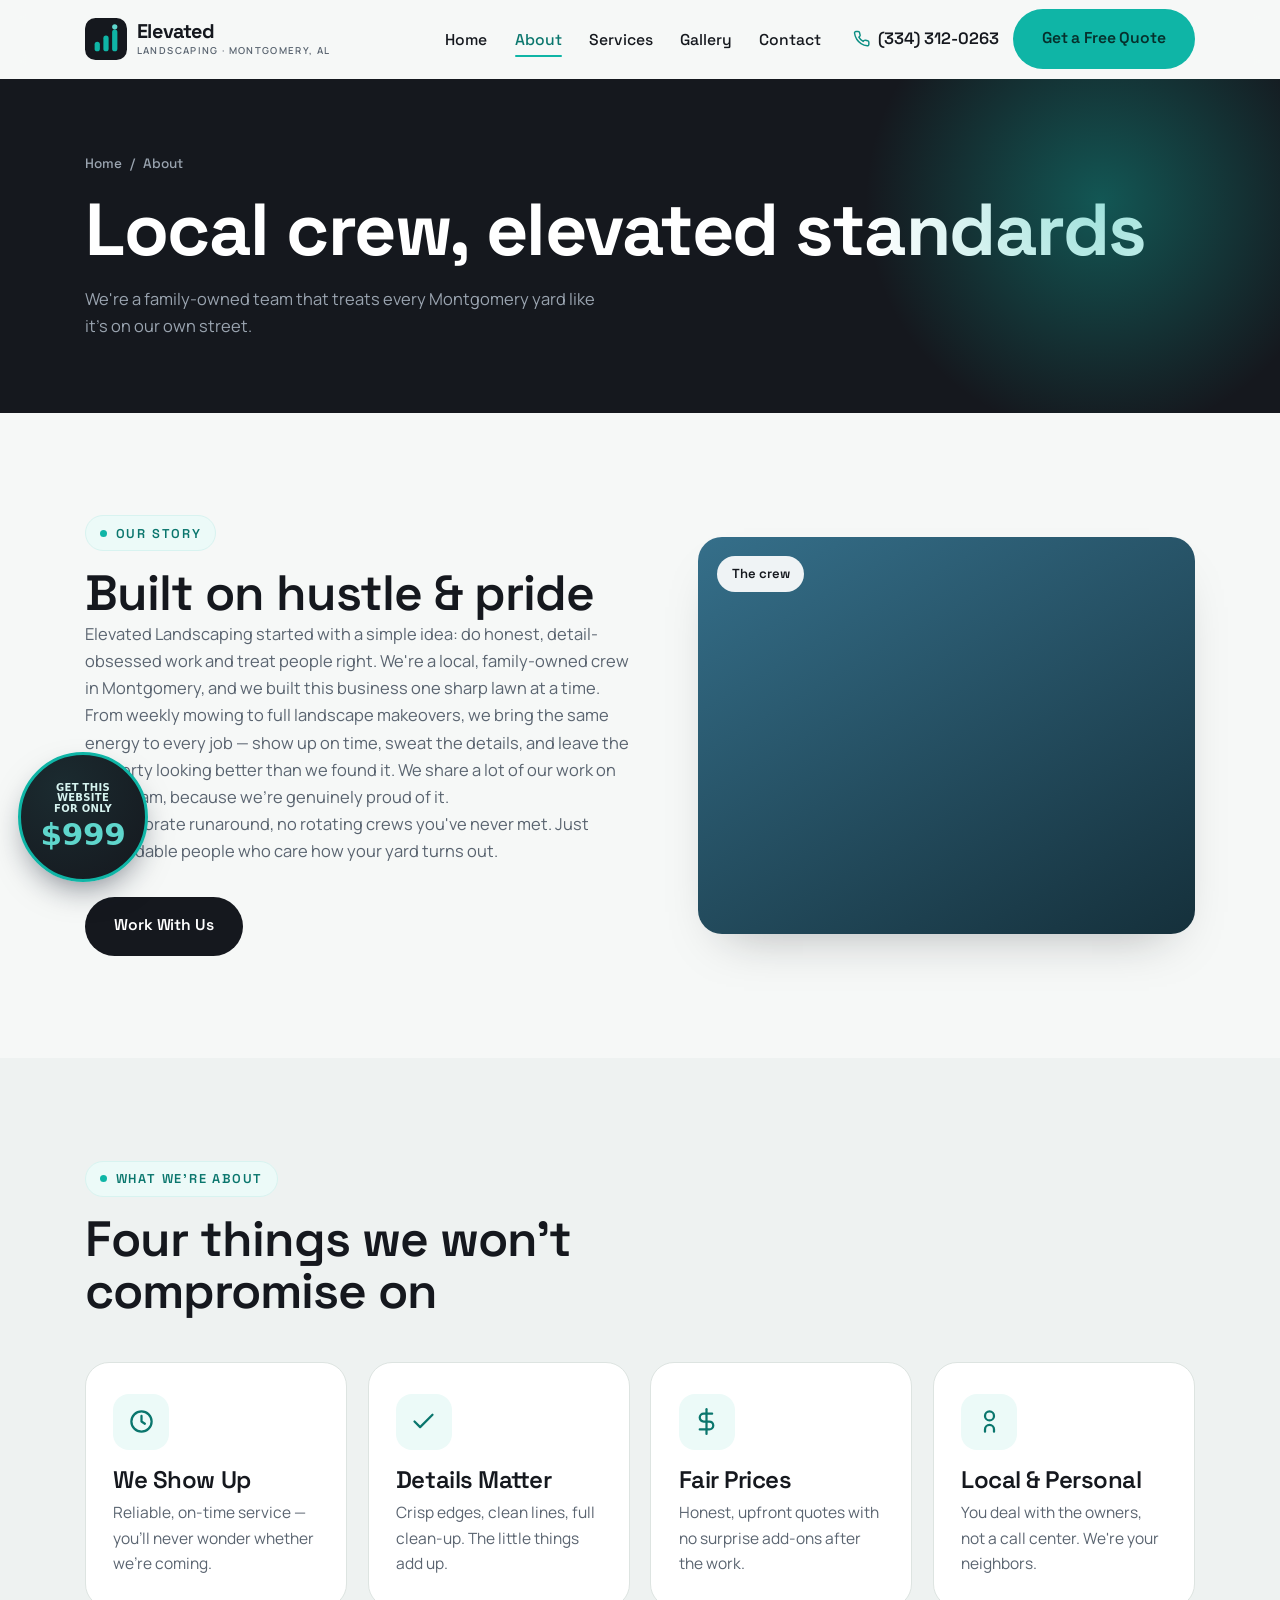
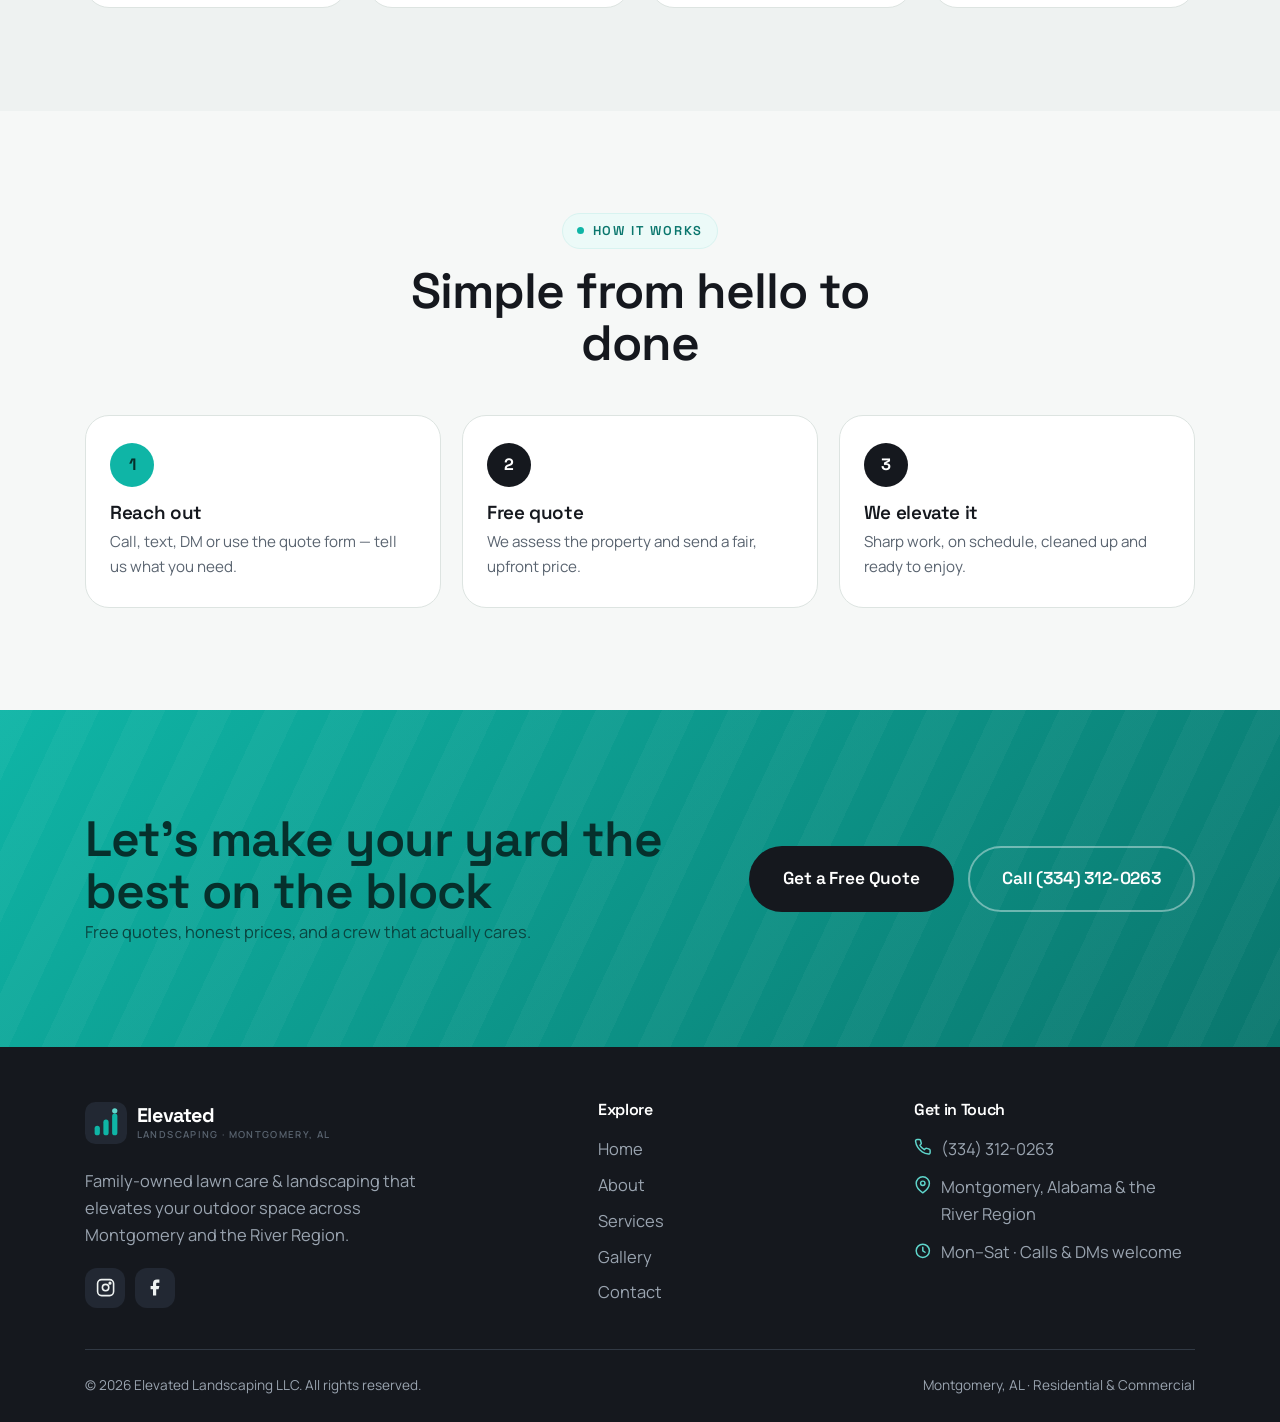
<file: about.html>
<!DOCTYPE html>
<html lang="en" class="no-js">
<head>
  <meta charset="UTF-8" />
  <meta name="viewport" content="width=device-width, initial-scale=1.0" />
  <title>About | Elevated Landscaping LLC — Montgomery, AL</title>
  <meta name="description" content="Elevated Landscaping is a family-owned, detail-obsessed lawn care & landscaping crew serving Montgomery, AL and the River Region. Meet the team behind the work." />
  <meta name="theme-color" content="#15181e" />
  <link rel="icon" href="assets/icons/favicon.svg" type="image/svg+xml" />
  <link rel="preconnect" href="https://fonts.googleapis.com" />
  <link rel="preconnect" href="https://fonts.gstatic.com" crossorigin />
  <link href="https://fonts.googleapis.com/css2?family=Space+Grotesk:wght@500;600;700&family=Manrope:wght@400;500;600;700&display=swap" rel="stylesheet" />
  <link rel="stylesheet" href="css/style.css" />
</head>
<body>
  <a class="skip-link" href="#main">Skip to content</a>

  <header class="header">
    <div class="container">
      <nav class="nav" aria-label="Primary">
        <a href="index.html" class="logo" aria-label="Elevated Landscaping — home">
          <svg class="logo__mark" viewBox="0 0 48 48" aria-hidden="true">
            <rect width="48" height="48" rx="12" fill="#15181e"/>
            <g fill="#0fb5a6"><rect x="11" y="27" width="6" height="11" rx="3"/><rect x="21" y="20" width="6" height="18" rx="3"/><rect x="31" y="13" width="6" height="25" rx="3"/></g>
            <circle cx="34" cy="10" r="3" fill="#5fd6cc"/>
          </svg>
          <span class="logo__name">Elevated<small>Landscaping · Montgomery, AL</small></span>
        </a>
        <div class="nav__menu" id="nav-menu">
          <ul class="nav__links">
            <li><a class="nav__link" href="index.html">Home</a></li>
            <li><a class="nav__link" href="about.html">About</a></li>
            <li><a class="nav__link" href="services.html">Services</a></li>
            <li><a class="nav__link" href="gallery.html">Gallery</a></li>
            <li><a class="nav__link" href="contact.html">Contact</a></li>
          </ul>
          <div class="nav__actions">
            <a href="tel:+13343120263" class="nav__phone" aria-label="Call (334) 312-0263">
              <svg viewBox="0 0 24 24" fill="none" stroke="currentColor" stroke-width="2" stroke-linecap="round" stroke-linejoin="round" aria-hidden="true"><path d="M22 16.92v3a2 2 0 0 1-2.18 2 19.79 19.79 0 0 1-8.63-3.07 19.5 19.5 0 0 1-6-6 19.79 19.79 0 0 1-3.07-8.67A2 2 0 0 1 4.11 2h3a2 2 0 0 1 2 1.72c.13.96.36 1.9.7 2.81a2 2 0 0 1-.45 2.11L8.09 9.91a16 16 0 0 0 6 6l1.27-1.27a2 2 0 0 1 2.11-.45c.91.34 1.85.57 2.81.7A2 2 0 0 1 22 16.92Z"/></svg>
              (334) 312-0263
            </a>
            <a href="contact.html" class="btn">Get a Free Quote</a>
          </div>
        </div>
        <button class="nav__toggle" aria-label="Toggle menu" aria-controls="nav-menu" aria-expanded="false"><span></span></button>
      </nav>
    </div>
  </header>
  <div class="nav-scrim" aria-hidden="true"></div>

  <main id="main">
    <section class="pagehero">
      <div class="container pagehero__inner">
        <nav class="crumbs" aria-label="Breadcrumb"><a href="index.html">Home</a> / <span>About</span></nav>
        <h1>Local crew, elevated standards</h1>
        <p>We're a family-owned team that treats every Montgomery yard like it's on our own street.</p>
      </div>
    </section>

    <!-- STORY -->
    <section class="section">
      <div class="container split split--media-right">
        <div class="reveal">
          <span class="eyebrow">Our Story</span>
          <h2 style="margin-top:1rem">Built on hustle &amp; pride</h2>
          <p class="muted">Elevated Landscaping started with a simple idea: do honest, detail-obsessed work and treat people right. We're a local, family-owned crew in Montgomery, and we built this business one sharp lawn at a time.</p>
          <p class="muted">From weekly mowing to full landscape makeovers, we bring the same energy to every job — show up on time, sweat the details, and leave the property looking better than we found it. We share a lot of our work on Instagram, because we're genuinely proud of it.</p>
          <p class="muted">No corporate runaround, no rotating crews you've never met. Just dependable people who care how your yard turns out.</p>
          <a href="contact.html" class="btn btn--dark mt-2">Work With Us</a>
        </div>
        <div class="feature__media feature__media--2 reveal" data-delay="1">
          <!-- Replace background with a real crew / truck / job photo -->
          <span class="pill">The crew</span>
        </div>
      </div>
    </section>

    <!-- VALUES -->
    <section class="section section--mist">
      <div class="container">
        <div class="section-head reveal">
          <span class="eyebrow">What We're About</span>
          <h2 style="margin-top:1rem">Four things we won't compromise on</h2>
        </div>
        <div class="cards">
          <article class="card reveal">
            <div class="card__ic"><svg viewBox="0 0 24 24" fill="none" stroke="currentColor" stroke-width="2" stroke-linecap="round" stroke-linejoin="round"><circle cx="12" cy="12" r="9"/><polyline points="12 7 12 12 15 14"/></svg></div>
            <h3>We Show Up</h3>
            <p>Reliable, on-time service — you'll never wonder whether we're coming.</p>
          </article>
          <article class="card reveal" data-delay="1">
            <div class="card__ic"><svg viewBox="0 0 24 24" fill="none" stroke="currentColor" stroke-width="2" stroke-linecap="round" stroke-linejoin="round"><polyline points="20 6 9 17 4 12"/></svg></div>
            <h3>Details Matter</h3>
            <p>Crisp edges, clean lines, full clean-up. The little things add up.</p>
          </article>
          <article class="card reveal" data-delay="2">
            <div class="card__ic"><svg viewBox="0 0 24 24" fill="none" stroke="currentColor" stroke-width="2" stroke-linecap="round" stroke-linejoin="round"><path d="M12 1v22"/><path d="M17 5H9.5a3.5 3.5 0 0 0 0 7h5a3.5 3.5 0 0 1 0 7H6"/></svg></div>
            <h3>Fair Prices</h3>
            <p>Honest, upfront quotes with no surprise add-ons after the work.</p>
          </article>
          <article class="card reveal" data-delay="3">
            <div class="card__ic"><svg viewBox="0 0 24 24" fill="none" stroke="currentColor" stroke-width="2" stroke-linecap="round" stroke-linejoin="round"><path d="M16 21v-2a4 4 0 0 0-8 0v2"/><circle cx="12" cy="7" r="4"/></svg></div>
            <h3>Local &amp; Personal</h3>
            <p>You deal with the owners, not a call center. We're your neighbors.</p>
          </article>
        </div>
      </div>
    </section>

    <!-- PROCESS -->
    <section class="section">
      <div class="container">
        <div class="section-head section-head--center reveal">
          <span class="eyebrow">How It Works</span>
          <h2 style="margin-top:1rem">Simple from hello to done</h2>
        </div>
        <div class="steps">
          <div class="step reveal"><div class="step__n">1</div><h3>Reach out</h3><p>Call, text, DM or use the quote form — tell us what you need.</p></div>
          <div class="step reveal" data-delay="1"><div class="step__n">2</div><h3>Free quote</h3><p>We assess the property and send a fair, upfront price.</p></div>
          <div class="step reveal" data-delay="2"><div class="step__n">3</div><h3>We elevate it</h3><p>Sharp work, on schedule, cleaned up and ready to enjoy.</p></div>
        </div>
      </div>
    </section>

    <!-- CTA -->
    <section class="section cta">
      <div class="container cta__inner">
        <div class="reveal">
          <h2>Let's make your yard the best on the block</h2>
          <p>Free quotes, honest prices, and a crew that actually cares.</p>
        </div>
        <div class="hero__actions reveal" data-delay="1">
          <a href="contact.html" class="btn btn--dark btn--lg">Get a Free Quote</a>
          <a href="tel:+13343120263" class="btn btn--ghost-light btn--lg">Call (334) 312-0263</a>
        </div>
      </div>
    </section>
  </main>

  <footer class="footer">
    <div class="container">
      <div class="footer__grid">
        <div class="footer__about">
          <a href="index.html" class="logo" aria-label="Elevated Landscaping — home">
            <svg class="logo__mark" viewBox="0 0 48 48" aria-hidden="true">
              <rect width="48" height="48" rx="12" fill="#222833"/>
              <g fill="#0fb5a6"><rect x="11" y="27" width="6" height="11" rx="3"/><rect x="21" y="20" width="6" height="18" rx="3"/><rect x="31" y="13" width="6" height="25" rx="3"/></g>
              <circle cx="34" cy="10" r="3" fill="#5fd6cc"/>
            </svg>
            <span class="logo__name">Elevated<small>Landscaping · Montgomery, AL</small></span>
          </a>
          <p>Family-owned lawn care &amp; landscaping that elevates your outdoor space across Montgomery and the River Region.</p>
          <div class="footer__social">
            <a href="https://www.instagram.com/elevated_landscapingllc/" target="_blank" rel="noopener" aria-label="Elevated Landscaping on Instagram"><svg viewBox="0 0 24 24" fill="none" stroke="currentColor" stroke-width="2" stroke-linecap="round" stroke-linejoin="round"><rect x="2" y="2" width="20" height="20" rx="5"/><circle cx="12" cy="12" r="4"/><circle cx="17.5" cy="6.5" r="1"/></svg></a>
            <a href="https://www.facebook.com/p/Elevated-Landscaping-61557698182991/" target="_blank" rel="noopener" aria-label="Elevated Landscaping on Facebook"><svg viewBox="0 0 24 24" fill="currentColor"><path d="M18 2h-3a5 5 0 0 0-5 5v3H7v4h3v8h4v-8h3l1-4h-4V7a1 1 0 0 1 1-1h3z"/></svg></a>
          </div>
        </div>
        <div>
          <h4>Explore</h4>
          <ul class="footer__links">
            <li><a href="index.html">Home</a></li>
            <li><a href="about.html">About</a></li>
            <li><a href="services.html">Services</a></li>
            <li><a href="gallery.html">Gallery</a></li>
            <li><a href="contact.html">Contact</a></li>
          </ul>
        </div>
        <div>
          <h4>Get in Touch</h4>
          <ul class="footer__contact">
            <li><svg viewBox="0 0 24 24" fill="none" stroke="currentColor" stroke-width="2" stroke-linecap="round" stroke-linejoin="round"><path d="M22 16.92v3a2 2 0 0 1-2.18 2 19.79 19.79 0 0 1-8.63-3.07 19.5 19.5 0 0 1-6-6 19.79 19.79 0 0 1-3.07-8.67A2 2 0 0 1 4.11 2h3a2 2 0 0 1 2 1.72c.13.96.36 1.9.7 2.81a2 2 0 0 1-.45 2.11L8.09 9.91a16 16 0 0 0 6 6l1.27-1.27a2 2 0 0 1 2.11-.45c.91.34 1.85.57 2.81.7A2 2 0 0 1 22 16.92Z"/></svg><a href="tel:+13343120263">(334) 312-0263</a></li>
            <li><svg viewBox="0 0 24 24" fill="none" stroke="currentColor" stroke-width="2" stroke-linecap="round" stroke-linejoin="round"><path d="M21 10c0 7-9 13-9 13s-9-6-9-13a9 9 0 0 1 18 0Z"/><circle cx="12" cy="10" r="3"/></svg><span>Montgomery, Alabama &amp; the River Region</span></li>
            <li><svg viewBox="0 0 24 24" fill="none" stroke="currentColor" stroke-width="2" stroke-linecap="round" stroke-linejoin="round"><circle cx="12" cy="12" r="9"/><polyline points="12 7 12 12 15 14"/></svg><span>Mon–Sat · Calls &amp; DMs welcome</span></li>
          </ul>
        </div>
      </div>
      <div class="footer__bottom">
        <span>&copy; <span id="year">2026</span> Elevated Landscaping LLC. All rights reserved.</span>
        <span>Montgomery, AL · Residential &amp; Commercial</span>
      </div>
    </div>
  </footer>

  <button class="to-top" aria-label="Back to top"><svg viewBox="0 0 24 24" fill="none" stroke="currentColor" stroke-width="2.4" stroke-linecap="round" stroke-linejoin="round" width="20" height="20"><polyline points="18 15 12 9 6 15"/></svg></button>
  <nav class="callbar" aria-label="Quick actions">
    <a href="tel:+13343120263"><svg viewBox="0 0 24 24" fill="none" stroke="currentColor" stroke-width="2" stroke-linecap="round" stroke-linejoin="round"><path d="M22 16.92v3a2 2 0 0 1-2.18 2 19.79 19.79 0 0 1-8.63-3.07 19.5 19.5 0 0 1-6-6 19.79 19.79 0 0 1-3.07-8.67A2 2 0 0 1 4.11 2h3a2 2 0 0 1 2 1.72c.13.96.36 1.9.7 2.81a2 2 0 0 1-.45 2.11L8.09 9.91a16 16 0 0 0 6 6l1.27-1.27a2 2 0 0 1 2.11-.45c.91.34 1.85.57 2.81.7A2 2 0 0 1 22 16.92Z"/></svg>Call Now</a>
    <a href="contact.html"><svg viewBox="0 0 24 24" fill="none" stroke="currentColor" stroke-width="2" stroke-linecap="round" stroke-linejoin="round"><path d="M14 2H6a2 2 0 0 0-2 2v16a2 2 0 0 0 2 2h12a2 2 0 0 0 2-2V8z"/><polyline points="14 2 14 8 20 8"/></svg>Free Quote</a>
  </nav>

  <script src="js/main.js" defer></script>

  <!-- aurora-cta : agency upsell button -->
  <a class="aurora-cta" href="https://auroraadv.co/?tab=wizard" target="_blank" rel="noopener" aria-label="Get this website for only $999 — built by Aurora">
    <span class="aurora-cta__top">Get this website<br>for only</span>
    <span class="aurora-cta__price">$999</span>
  </a>
  <style>
  .aurora-cta{position:fixed;left:18px;bottom:18px;z-index:58;width:130px;height:130px;border-radius:50%;display:flex;flex-direction:column;align-items:center;justify-content:center;text-align:center;gap:3px;padding:8px;background:radial-gradient(circle at 32% 26%,#1b2b30,#15181e);color:#fff;text-decoration:none;border:3px solid #0fb5a6;box-shadow:0 14px 32px -10px rgba(15,23,42,.55);font-family:system-ui,-apple-system,"Segoe UI",Roboto,sans-serif;line-height:1.08;transition:transform .2s ease,box-shadow .2s ease;}
  .aurora-cta:hover{transform:translateY(-3px) scale(1.05);box-shadow:0 20px 40px -10px rgba(15,23,42,.6);}
  .aurora-cta:focus-visible{outline:3px solid #0fb5a6;outline-offset:3px;}
  .aurora-cta__top{font-size:10px;font-weight:700;letter-spacing:.03em;text-transform:uppercase;color:#d6f3ef;}
  .aurora-cta__price{font-size:31px;font-weight:800;color:#5fd6cc;letter-spacing:-.01em;}
  @media (max-width:760px){.aurora-cta{width:106px;height:106px;left:12px;bottom:68px;border-width:2px;}.aurora-cta__top{font-size:8.5px;}.aurora-cta__price{font-size:25px;}}
  @media (prefers-reduced-motion:reduce){.aurora-cta{transition:none;}}
  </style>
</body>
</html>
</file>
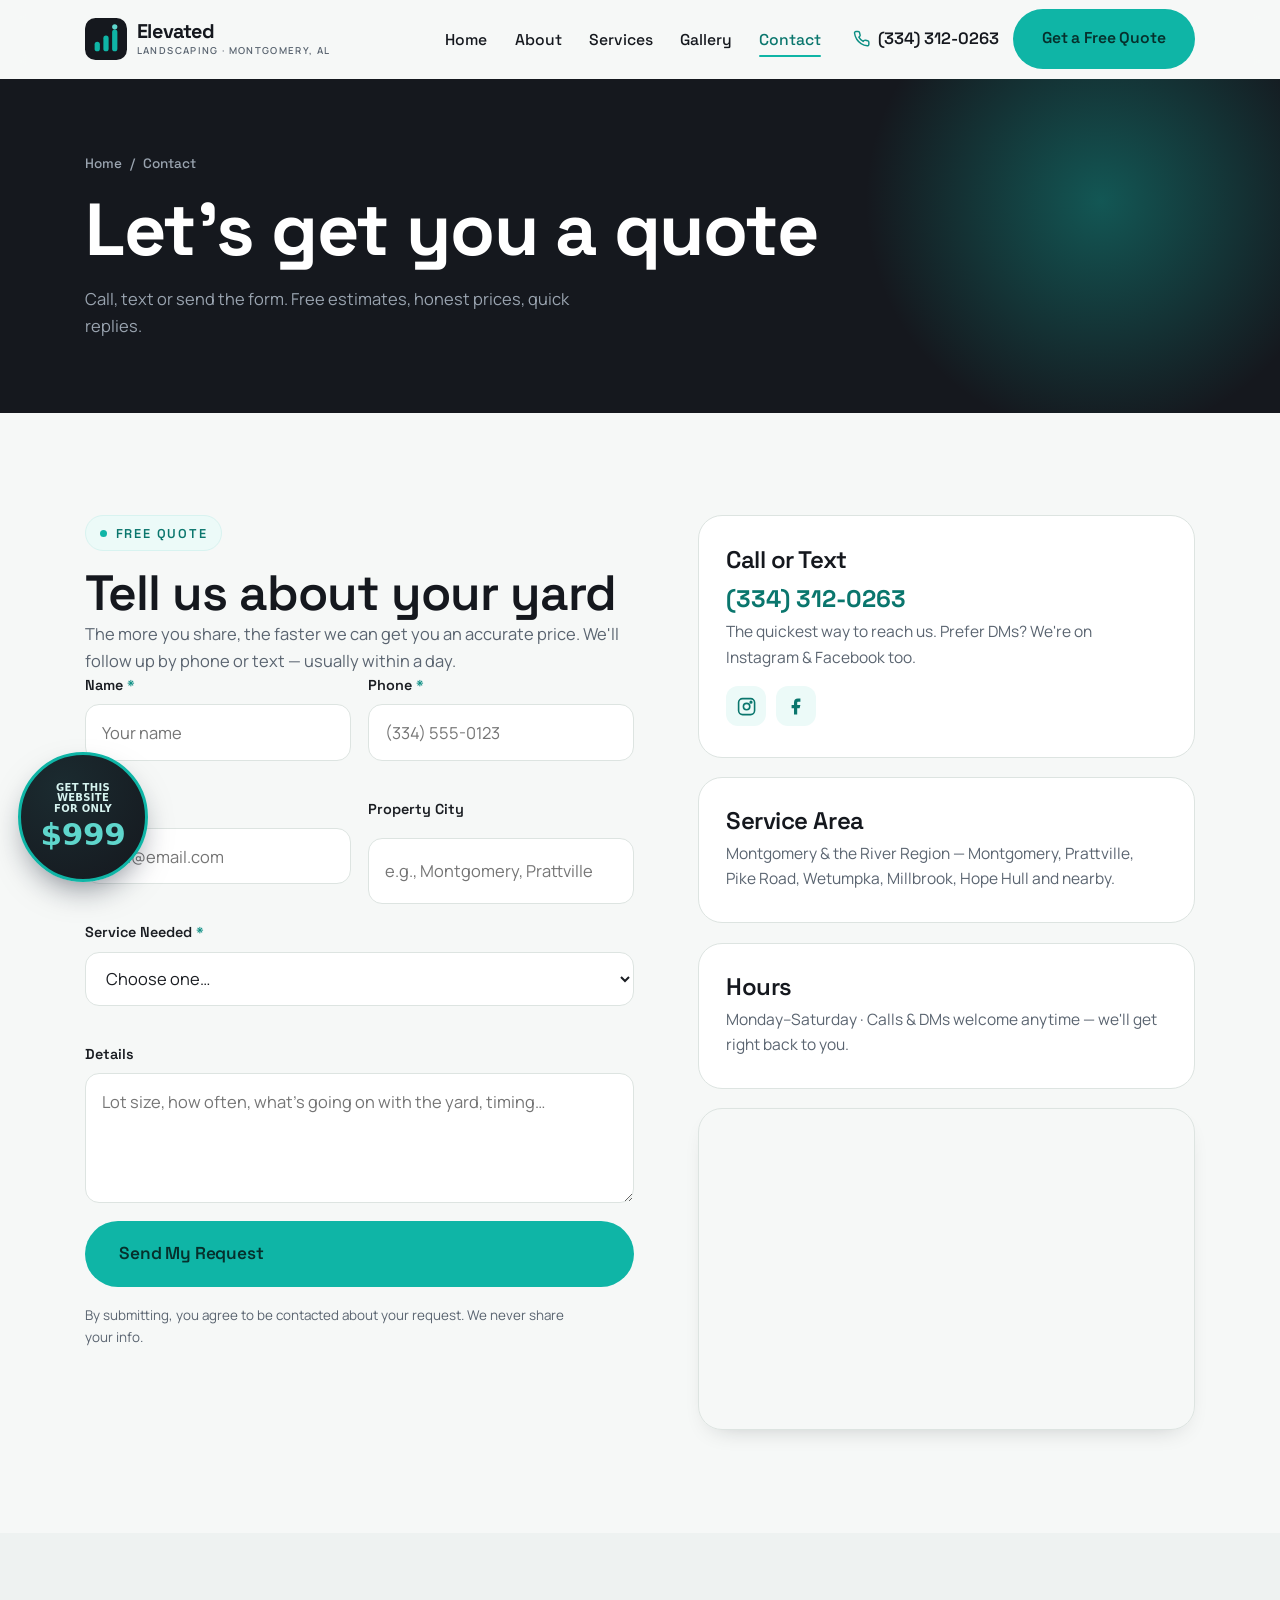
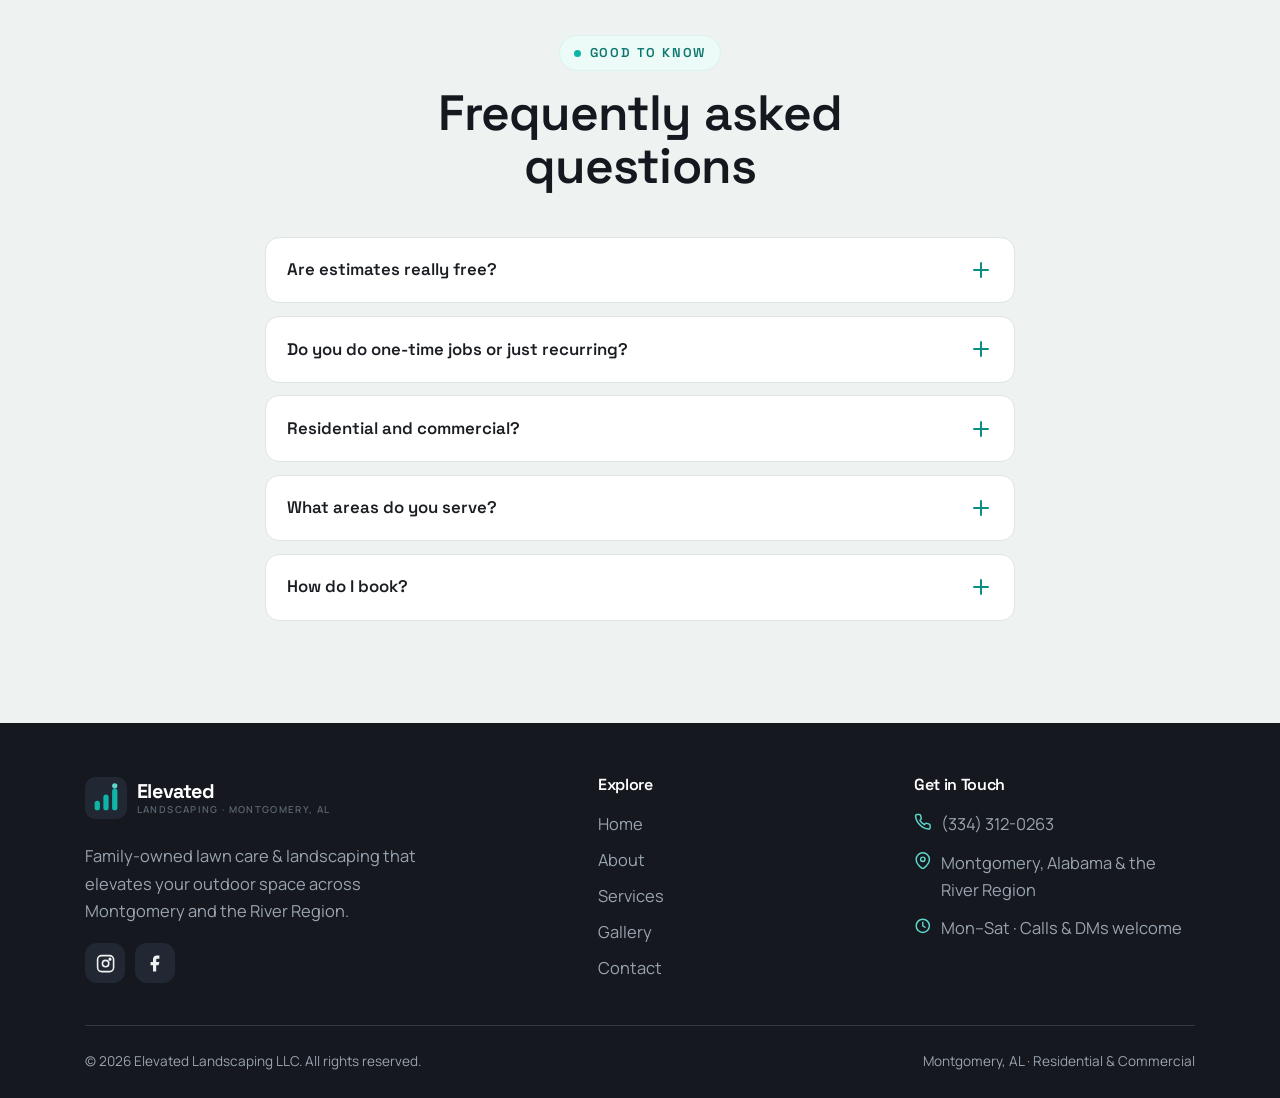
<file: contact.html>
<!DOCTYPE html>
<html lang="en" class="no-js">
<head>
  <meta charset="UTF-8" />
  <meta name="viewport" content="width=device-width, initial-scale=1.0" />
  <title>Contact &amp; Free Quote | Elevated Landscaping LLC — Montgomery, AL</title>
  <meta name="description" content="Request a free lawn care or landscaping quote from Elevated Landscaping in Montgomery, AL. Call (334) 312-0263 or send your details." />
  <meta name="theme-color" content="#15181e" />
  <link rel="icon" href="assets/icons/favicon.svg" type="image/svg+xml" />
  <link rel="preconnect" href="https://fonts.googleapis.com" />
  <link rel="preconnect" href="https://fonts.gstatic.com" crossorigin />
  <link href="https://fonts.googleapis.com/css2?family=Space+Grotesk:wght@500;600;700&family=Manrope:wght@400;500;600;700&display=swap" rel="stylesheet" />
  <link rel="stylesheet" href="css/style.css" />
</head>
<body>
  <a class="skip-link" href="#main">Skip to content</a>

  <header class="header">
    <div class="container">
      <nav class="nav" aria-label="Primary">
        <a href="index.html" class="logo" aria-label="Elevated Landscaping — home">
          <svg class="logo__mark" viewBox="0 0 48 48" aria-hidden="true">
            <rect width="48" height="48" rx="12" fill="#15181e"/>
            <g fill="#0fb5a6"><rect x="11" y="27" width="6" height="11" rx="3"/><rect x="21" y="20" width="6" height="18" rx="3"/><rect x="31" y="13" width="6" height="25" rx="3"/></g>
            <circle cx="34" cy="10" r="3" fill="#5fd6cc"/>
          </svg>
          <span class="logo__name">Elevated<small>Landscaping · Montgomery, AL</small></span>
        </a>
        <div class="nav__menu" id="nav-menu">
          <ul class="nav__links">
            <li><a class="nav__link" href="index.html">Home</a></li>
            <li><a class="nav__link" href="about.html">About</a></li>
            <li><a class="nav__link" href="services.html">Services</a></li>
            <li><a class="nav__link" href="gallery.html">Gallery</a></li>
            <li><a class="nav__link" href="contact.html">Contact</a></li>
          </ul>
          <div class="nav__actions">
            <a href="tel:+13343120263" class="nav__phone" aria-label="Call (334) 312-0263">
              <svg viewBox="0 0 24 24" fill="none" stroke="currentColor" stroke-width="2" stroke-linecap="round" stroke-linejoin="round" aria-hidden="true"><path d="M22 16.92v3a2 2 0 0 1-2.18 2 19.79 19.79 0 0 1-8.63-3.07 19.5 19.5 0 0 1-6-6 19.79 19.79 0 0 1-3.07-8.67A2 2 0 0 1 4.11 2h3a2 2 0 0 1 2 1.72c.13.96.36 1.9.7 2.81a2 2 0 0 1-.45 2.11L8.09 9.91a16 16 0 0 0 6 6l1.27-1.27a2 2 0 0 1 2.11-.45c.91.34 1.85.57 2.81.7A2 2 0 0 1 22 16.92Z"/></svg>
              (334) 312-0263
            </a>
            <a href="contact.html" class="btn">Get a Free Quote</a>
          </div>
        </div>
        <button class="nav__toggle" aria-label="Toggle menu" aria-controls="nav-menu" aria-expanded="false"><span></span></button>
      </nav>
    </div>
  </header>
  <div class="nav-scrim" aria-hidden="true"></div>

  <main id="main">
    <section class="pagehero">
      <div class="container pagehero__inner">
        <nav class="crumbs" aria-label="Breadcrumb"><a href="index.html">Home</a> / <span>Contact</span></nav>
        <h1>Let's get you a quote</h1>
        <p>Call, text or send the form. Free estimates, honest prices, quick replies.</p>
      </div>
    </section>

    <section class="section">
      <div class="container split split--media-right" style="align-items:start">

        <!-- FORM -->
        <div class="reveal">
          <span class="eyebrow">Free Quote</span>
          <h2 style="margin-top:1rem">Tell us about your yard</h2>
          <p class="muted">The more you share, the faster we can get you an accurate price. We'll follow up by phone or text — usually within a day.</p>

          <div class="form__success" id="form-success" role="status">
            <strong>Got it — thanks!</strong><br>
            Your request is in. We'll reach out shortly at the number you provided. Need us fast? Call <a href="tel:+13343120263" style="color:var(--teal-700);text-decoration:underline">(334) 312-0263</a>.
          </div>

          <form class="form" id="quote-form" novalidate>
            <div class="form__row">
              <div class="field" data-validate>
                <label for="name">Name <span class="req">*</span></label>
                <input id="name" name="name" type="text" autocomplete="name" placeholder="Your name" />
                <span class="field__error" aria-live="polite"></span>
              </div>
              <div class="field" data-validate>
                <label for="phone">Phone <span class="req">*</span></label>
                <input id="phone" name="phone" type="tel" data-type="phone" autocomplete="tel" placeholder="(334) 555-0123" />
                <span class="field__error" aria-live="polite"></span>
              </div>
            </div>
            <div class="form__row">
              <div class="field" data-validate>
                <label for="email">Email <span class="req">*</span></label>
                <input id="email" name="email" type="email" data-type="email" autocomplete="email" placeholder="you@email.com" />
                <span class="field__error" aria-live="polite"></span>
              </div>
              <div class="field">
                <label for="city">Property City</label>
                <input id="city" name="city" type="text" placeholder="e.g., Montgomery, Prattville" />
              </div>
            </div>
            <div class="field" data-validate>
              <label for="service">Service Needed <span class="req">*</span></label>
              <select id="service" name="service">
                <option value="">Choose one…</option>
                <option>Lawn care &amp; mowing</option>
                <option>Landscape design &amp; install</option>
                <option>Sod &amp; lawn installation</option>
                <option>Mulch, pine straw &amp; beds</option>
                <option>Shrub &amp; hedge trimming</option>
                <option>Seasonal cleanup &amp; hauling</option>
                <option>Not sure — need advice</option>
              </select>
              <span class="field__error" aria-live="polite"></span>
            </div>
            <div class="field">
              <label for="message">Details</label>
              <textarea id="message" name="message" placeholder="Lot size, how often, what's going on with the yard, timing…"></textarea>
            </div>
            <button type="submit" class="btn btn--lg">Send My Request</button>
            <p class="muted" style="font-size:.84rem">By submitting, you agree to be contacted about your request. We never share your info.</p>
          </form>
        </div>

        <!-- DETAILS -->
        <div class="reveal" data-delay="1">
          <div class="card" style="margin-bottom:1.2rem">
            <h3>Call or Text</h3>
            <p><a href="tel:+13343120263" style="font-family:var(--ff-display);font-weight:700;font-size:1.5rem;color:var(--teal-700)">(334) 312-0263</a></p>
            <p class="muted">The quickest way to reach us. Prefer DMs? We're on Instagram &amp; Facebook too.</p>
            <div class="footer__social" style="margin-top:1rem">
              <a href="https://www.instagram.com/elevated_landscapingllc/" target="_blank" rel="noopener" aria-label="Instagram" style="background:var(--teal-50);color:var(--teal-700)"><svg viewBox="0 0 24 24" fill="none" stroke="currentColor" stroke-width="2" stroke-linecap="round" stroke-linejoin="round"><rect x="2" y="2" width="20" height="20" rx="5"/><circle cx="12" cy="12" r="4"/><circle cx="17.5" cy="6.5" r="1"/></svg></a>
              <a href="https://www.facebook.com/p/Elevated-Landscaping-61557698182991/" target="_blank" rel="noopener" aria-label="Facebook" style="background:var(--teal-50);color:var(--teal-700)"><svg viewBox="0 0 24 24" fill="currentColor"><path d="M18 2h-3a5 5 0 0 0-5 5v3H7v4h3v8h4v-8h3l1-4h-4V7a1 1 0 0 1 1-1h3z"/></svg></a>
            </div>
          </div>
          <div class="card" style="margin-bottom:1.2rem">
            <h3>Service Area</h3>
            <p class="muted">Montgomery &amp; the River Region — Montgomery, Prattville, Pike Road, Wetumpka, Millbrook, Hope Hull and nearby.</p>
          </div>
          <div class="card" style="margin-bottom:1.2rem">
            <h3>Hours</h3>
            <p class="muted">Monday–Saturday · Calls &amp; DMs welcome anytime — we'll get right back to you.</p>
          </div>
          <div class="area__map">
            <iframe title="Elevated Landscaping service area — Montgomery, Alabama"
              src="https://www.google.com/maps?q=Montgomery,%20Alabama&output=embed"
              loading="lazy" referrerpolicy="no-referrer-when-downgrade"></iframe>
          </div>
        </div>
      </div>
    </section>

    <!-- FAQ -->
    <section class="section section--mist">
      <div class="container" style="max-width:820px">
        <div class="section-head section-head--center reveal">
          <span class="eyebrow">Good to Know</span>
          <h2 style="margin-top:1rem">Frequently asked questions</h2>
        </div>
        <div class="faq reveal">
          <div class="faq__item">
            <button class="faq__q" type="button">Are estimates really free? <svg class="ic" viewBox="0 0 24 24" fill="none" stroke="currentColor" stroke-width="2" stroke-linecap="round" stroke-linejoin="round"><line x1="12" y1="5" x2="12" y2="19"/><line x1="5" y1="12" x2="19" y2="12"/></svg></button>
            <div class="faq__a"><p>Yes — always free and no obligation. We'll look at your property, talk through what you need, and give you a fair, upfront price.</p></div>
          </div>
          <div class="faq__item">
            <button class="faq__q" type="button">Do you do one-time jobs or just recurring? <svg class="ic" viewBox="0 0 24 24" fill="none" stroke="currentColor" stroke-width="2" stroke-linecap="round" stroke-linejoin="round"><line x1="12" y1="5" x2="12" y2="19"/><line x1="5" y1="12" x2="19" y2="12"/></svg></button>
            <div class="faq__a"><p>Both. We do weekly and bi-weekly maintenance as well as one-time cleanups, sod installs and landscape projects. Whatever fits your needs.</p></div>
          </div>
          <div class="faq__item">
            <button class="faq__q" type="button">Residential and commercial? <svg class="ic" viewBox="0 0 24 24" fill="none" stroke="currentColor" stroke-width="2" stroke-linecap="round" stroke-linejoin="round"><line x1="12" y1="5" x2="12" y2="19"/><line x1="5" y1="12" x2="19" y2="12"/></svg></button>
            <div class="faq__a"><p>Both. Homes, rentals, offices and small commercial properties — we'll tailor a plan to fit.</p></div>
          </div>
          <div class="faq__item">
            <button class="faq__q" type="button">What areas do you serve? <svg class="ic" viewBox="0 0 24 24" fill="none" stroke="currentColor" stroke-width="2" stroke-linecap="round" stroke-linejoin="round"><line x1="12" y1="5" x2="12" y2="19"/><line x1="5" y1="12" x2="19" y2="12"/></svg></button>
            <div class="faq__a"><p>Montgomery and the surrounding River Region. Not sure if you're in range? Give us a call and we'll let you know.</p></div>
          </div>
          <div class="faq__item">
            <button class="faq__q" type="button">How do I book? <svg class="ic" viewBox="0 0 24 24" fill="none" stroke="currentColor" stroke-width="2" stroke-linecap="round" stroke-linejoin="round"><line x1="12" y1="5" x2="12" y2="19"/><line x1="5" y1="12" x2="19" y2="12"/></svg></button>
            <div class="faq__a"><p>Call or text <a href="tel:+13343120263">(334) 312-0263</a>, DM us on Instagram, or fill out the form above. We'll get you scheduled.</p></div>
          </div>
        </div>
      </div>
    </section>
  </main>

  <footer class="footer">
    <div class="container">
      <div class="footer__grid">
        <div class="footer__about">
          <a href="index.html" class="logo" aria-label="Elevated Landscaping — home">
            <svg class="logo__mark" viewBox="0 0 48 48" aria-hidden="true">
              <rect width="48" height="48" rx="12" fill="#222833"/>
              <g fill="#0fb5a6"><rect x="11" y="27" width="6" height="11" rx="3"/><rect x="21" y="20" width="6" height="18" rx="3"/><rect x="31" y="13" width="6" height="25" rx="3"/></g>
              <circle cx="34" cy="10" r="3" fill="#5fd6cc"/>
            </svg>
            <span class="logo__name">Elevated<small>Landscaping · Montgomery, AL</small></span>
          </a>
          <p>Family-owned lawn care &amp; landscaping that elevates your outdoor space across Montgomery and the River Region.</p>
          <div class="footer__social">
            <a href="https://www.instagram.com/elevated_landscapingllc/" target="_blank" rel="noopener" aria-label="Elevated Landscaping on Instagram"><svg viewBox="0 0 24 24" fill="none" stroke="currentColor" stroke-width="2" stroke-linecap="round" stroke-linejoin="round"><rect x="2" y="2" width="20" height="20" rx="5"/><circle cx="12" cy="12" r="4"/><circle cx="17.5" cy="6.5" r="1"/></svg></a>
            <a href="https://www.facebook.com/p/Elevated-Landscaping-61557698182991/" target="_blank" rel="noopener" aria-label="Elevated Landscaping on Facebook"><svg viewBox="0 0 24 24" fill="currentColor"><path d="M18 2h-3a5 5 0 0 0-5 5v3H7v4h3v8h4v-8h3l1-4h-4V7a1 1 0 0 1 1-1h3z"/></svg></a>
          </div>
        </div>
        <div>
          <h4>Explore</h4>
          <ul class="footer__links">
            <li><a href="index.html">Home</a></li>
            <li><a href="about.html">About</a></li>
            <li><a href="services.html">Services</a></li>
            <li><a href="gallery.html">Gallery</a></li>
            <li><a href="contact.html">Contact</a></li>
          </ul>
        </div>
        <div>
          <h4>Get in Touch</h4>
          <ul class="footer__contact">
            <li><svg viewBox="0 0 24 24" fill="none" stroke="currentColor" stroke-width="2" stroke-linecap="round" stroke-linejoin="round"><path d="M22 16.92v3a2 2 0 0 1-2.18 2 19.79 19.79 0 0 1-8.63-3.07 19.5 19.5 0 0 1-6-6 19.79 19.79 0 0 1-3.07-8.67A2 2 0 0 1 4.11 2h3a2 2 0 0 1 2 1.72c.13.96.36 1.9.7 2.81a2 2 0 0 1-.45 2.11L8.09 9.91a16 16 0 0 0 6 6l1.27-1.27a2 2 0 0 1 2.11-.45c.91.34 1.85.57 2.81.7A2 2 0 0 1 22 16.92Z"/></svg><a href="tel:+13343120263">(334) 312-0263</a></li>
            <li><svg viewBox="0 0 24 24" fill="none" stroke="currentColor" stroke-width="2" stroke-linecap="round" stroke-linejoin="round"><path d="M21 10c0 7-9 13-9 13s-9-6-9-13a9 9 0 0 1 18 0Z"/><circle cx="12" cy="10" r="3"/></svg><span>Montgomery, Alabama &amp; the River Region</span></li>
            <li><svg viewBox="0 0 24 24" fill="none" stroke="currentColor" stroke-width="2" stroke-linecap="round" stroke-linejoin="round"><circle cx="12" cy="12" r="9"/><polyline points="12 7 12 12 15 14"/></svg><span>Mon–Sat · Calls &amp; DMs welcome</span></li>
          </ul>
        </div>
      </div>
      <div class="footer__bottom">
        <span>&copy; <span id="year">2026</span> Elevated Landscaping LLC. All rights reserved.</span>
        <span>Montgomery, AL · Residential &amp; Commercial</span>
      </div>
    </div>
  </footer>

  <button class="to-top" aria-label="Back to top"><svg viewBox="0 0 24 24" fill="none" stroke="currentColor" stroke-width="2.4" stroke-linecap="round" stroke-linejoin="round" width="20" height="20"><polyline points="18 15 12 9 6 15"/></svg></button>
  <nav class="callbar" aria-label="Quick actions">
    <a href="tel:+13343120263"><svg viewBox="0 0 24 24" fill="none" stroke="currentColor" stroke-width="2" stroke-linecap="round" stroke-linejoin="round"><path d="M22 16.92v3a2 2 0 0 1-2.18 2 19.79 19.79 0 0 1-8.63-3.07 19.5 19.5 0 0 1-6-6 19.79 19.79 0 0 1-3.07-8.67A2 2 0 0 1 4.11 2h3a2 2 0 0 1 2 1.72c.13.96.36 1.9.7 2.81a2 2 0 0 1-.45 2.11L8.09 9.91a16 16 0 0 0 6 6l1.27-1.27a2 2 0 0 1 2.11-.45c.91.34 1.85.57 2.81.7A2 2 0 0 1 22 16.92Z"/></svg>Call Now</a>
    <a href="#quote-form"><svg viewBox="0 0 24 24" fill="none" stroke="currentColor" stroke-width="2" stroke-linecap="round" stroke-linejoin="round"><path d="M14 2H6a2 2 0 0 0-2 2v16a2 2 0 0 0 2 2h12a2 2 0 0 0 2-2V8z"/><polyline points="14 2 14 8 20 8"/></svg>Free Quote</a>
  </nav>

  <script src="js/main.js" defer></script>

  <!-- aurora-cta : agency upsell button -->
  <a class="aurora-cta" href="https://auroraadv.co/?tab=wizard" target="_blank" rel="noopener" aria-label="Get this website for only $999 — built by Aurora">
    <span class="aurora-cta__top">Get this website<br>for only</span>
    <span class="aurora-cta__price">$999</span>
  </a>
  <style>
  .aurora-cta{position:fixed;left:18px;bottom:18px;z-index:58;width:130px;height:130px;border-radius:50%;display:flex;flex-direction:column;align-items:center;justify-content:center;text-align:center;gap:3px;padding:8px;background:radial-gradient(circle at 32% 26%,#1b2b30,#15181e);color:#fff;text-decoration:none;border:3px solid #0fb5a6;box-shadow:0 14px 32px -10px rgba(15,23,42,.55);font-family:system-ui,-apple-system,"Segoe UI",Roboto,sans-serif;line-height:1.08;transition:transform .2s ease,box-shadow .2s ease;}
  .aurora-cta:hover{transform:translateY(-3px) scale(1.05);box-shadow:0 20px 40px -10px rgba(15,23,42,.6);}
  .aurora-cta:focus-visible{outline:3px solid #0fb5a6;outline-offset:3px;}
  .aurora-cta__top{font-size:10px;font-weight:700;letter-spacing:.03em;text-transform:uppercase;color:#d6f3ef;}
  .aurora-cta__price{font-size:31px;font-weight:800;color:#5fd6cc;letter-spacing:-.01em;}
  @media (max-width:760px){.aurora-cta{width:106px;height:106px;left:12px;bottom:68px;border-width:2px;}.aurora-cta__top{font-size:8.5px;}.aurora-cta__price{font-size:25px;}}
  @media (prefers-reduced-motion:reduce){.aurora-cta{transition:none;}}
  </style>
</body>
</html>
</file>
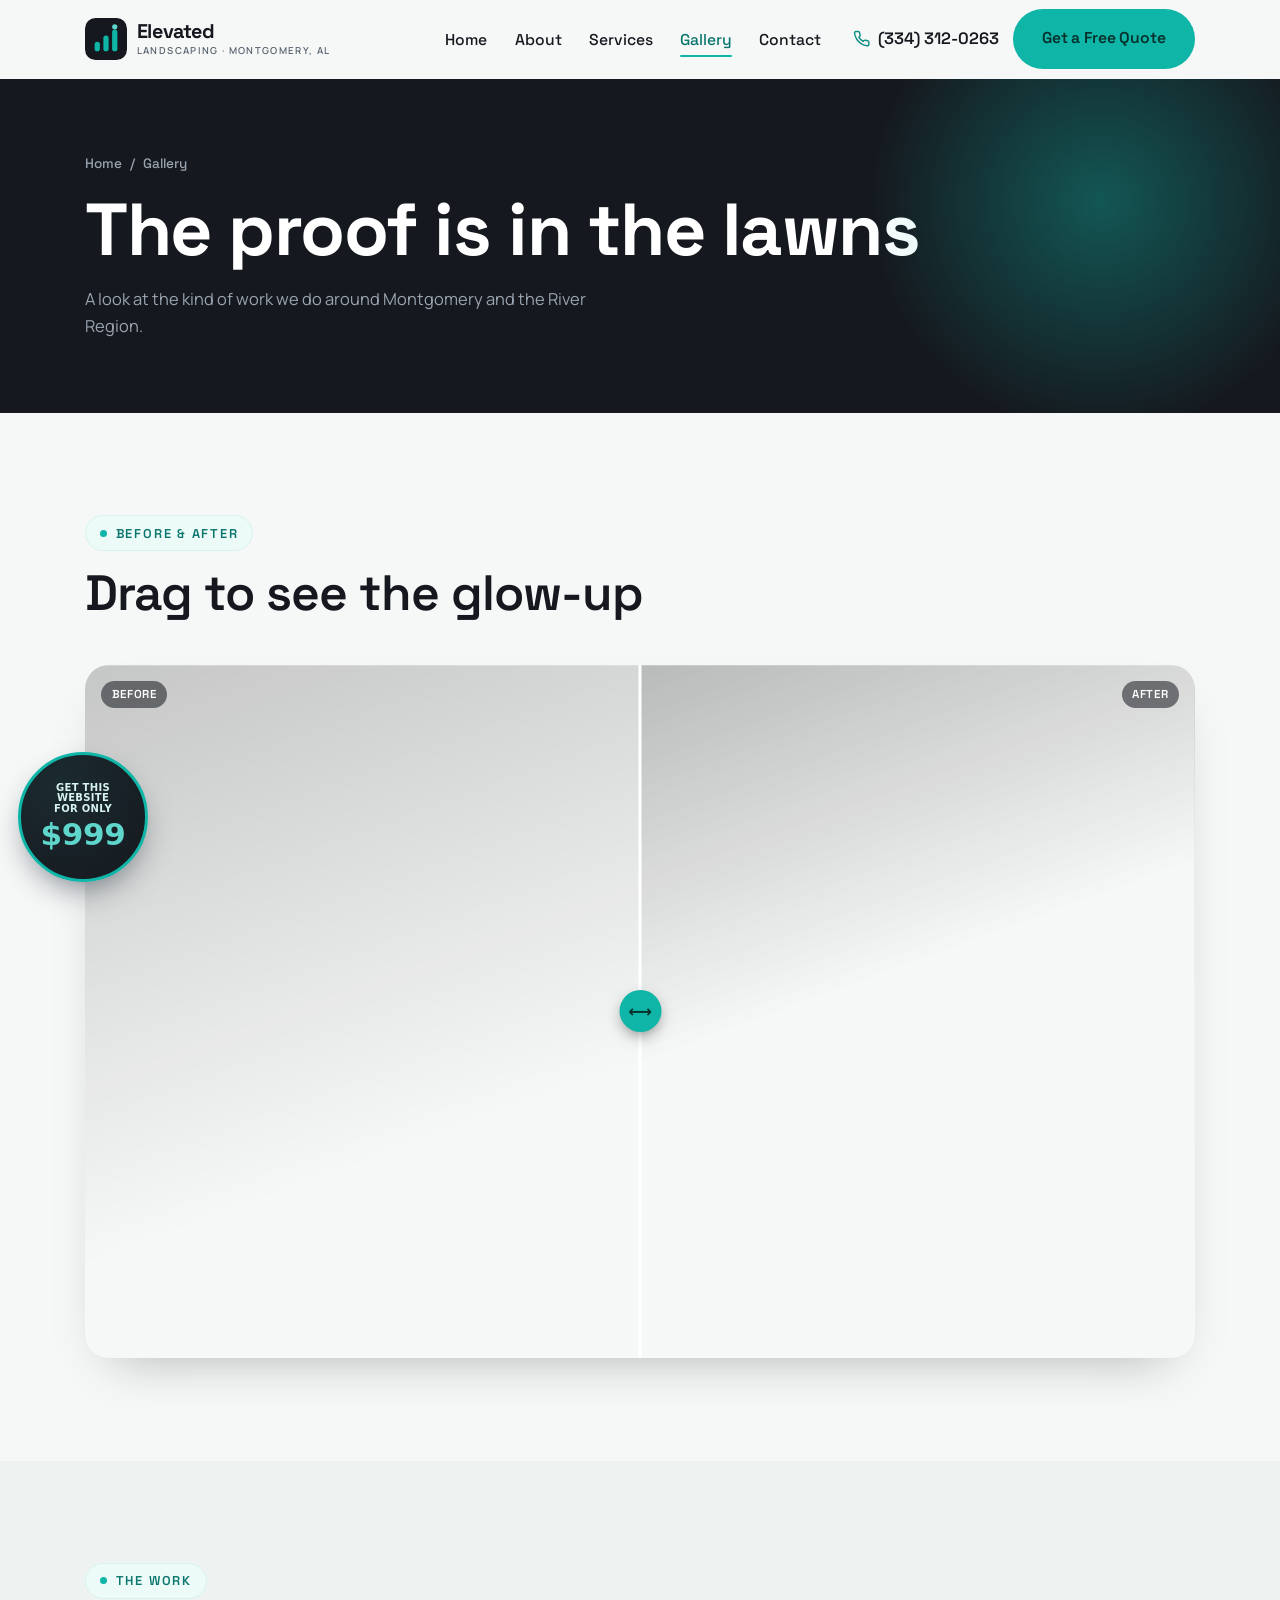
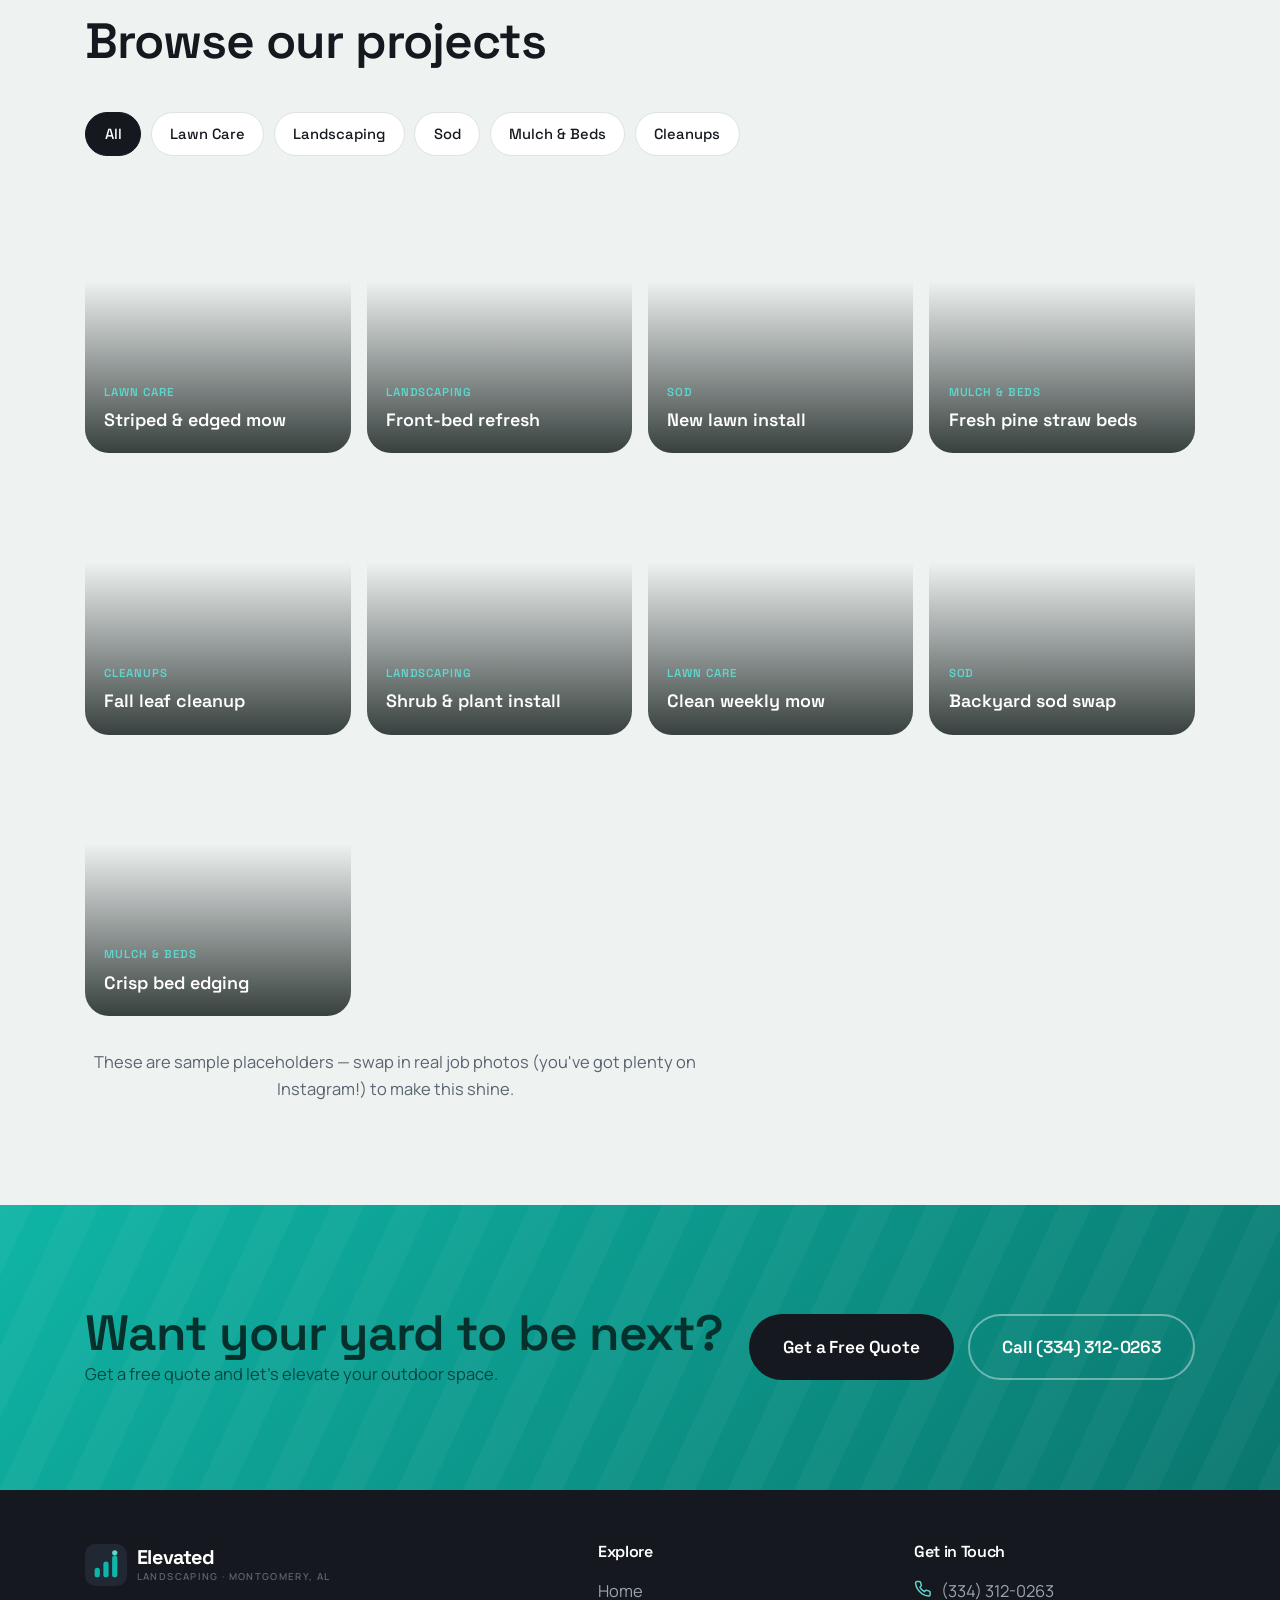
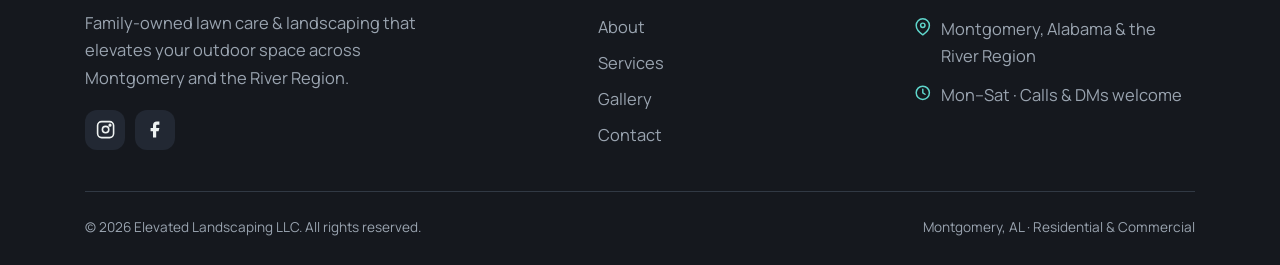
<file: gallery.html>
<!DOCTYPE html>
<html lang="en" class="no-js">
<head>
  <meta charset="UTF-8" />
  <meta name="viewport" content="width=device-width, initial-scale=1.0" />
  <title>Gallery | Elevated Landscaping LLC — Montgomery, AL</title>
  <meta name="description" content="See lawn care, landscaping, sod and cleanup work from Elevated Landscaping across Montgomery, AL. Browse by category and before-and-after." />
  <meta name="theme-color" content="#15181e" />
  <link rel="icon" href="assets/icons/favicon.svg" type="image/svg+xml" />
  <link rel="preconnect" href="https://fonts.googleapis.com" />
  <link rel="preconnect" href="https://fonts.gstatic.com" crossorigin />
  <link href="https://fonts.googleapis.com/css2?family=Space+Grotesk:wght@500;600;700&family=Manrope:wght@400;500;600;700&display=swap" rel="stylesheet" />
  <link rel="stylesheet" href="css/style.css" />
</head>
<body>
  <a class="skip-link" href="#main">Skip to content</a>

  <header class="header">
    <div class="container">
      <nav class="nav" aria-label="Primary">
        <a href="index.html" class="logo" aria-label="Elevated Landscaping — home">
          <svg class="logo__mark" viewBox="0 0 48 48" aria-hidden="true">
            <rect width="48" height="48" rx="12" fill="#15181e"/>
            <g fill="#0fb5a6"><rect x="11" y="27" width="6" height="11" rx="3"/><rect x="21" y="20" width="6" height="18" rx="3"/><rect x="31" y="13" width="6" height="25" rx="3"/></g>
            <circle cx="34" cy="10" r="3" fill="#5fd6cc"/>
          </svg>
          <span class="logo__name">Elevated<small>Landscaping · Montgomery, AL</small></span>
        </a>
        <div class="nav__menu" id="nav-menu">
          <ul class="nav__links">
            <li><a class="nav__link" href="index.html">Home</a></li>
            <li><a class="nav__link" href="about.html">About</a></li>
            <li><a class="nav__link" href="services.html">Services</a></li>
            <li><a class="nav__link" href="gallery.html">Gallery</a></li>
            <li><a class="nav__link" href="contact.html">Contact</a></li>
          </ul>
          <div class="nav__actions">
            <a href="tel:+13343120263" class="nav__phone" aria-label="Call (334) 312-0263">
              <svg viewBox="0 0 24 24" fill="none" stroke="currentColor" stroke-width="2" stroke-linecap="round" stroke-linejoin="round" aria-hidden="true"><path d="M22 16.92v3a2 2 0 0 1-2.18 2 19.79 19.79 0 0 1-8.63-3.07 19.5 19.5 0 0 1-6-6 19.79 19.79 0 0 1-3.07-8.67A2 2 0 0 1 4.11 2h3a2 2 0 0 1 2 1.72c.13.96.36 1.9.7 2.81a2 2 0 0 1-.45 2.11L8.09 9.91a16 16 0 0 0 6 6l1.27-1.27a2 2 0 0 1 2.11-.45c.91.34 1.85.57 2.81.7A2 2 0 0 1 22 16.92Z"/></svg>
              (334) 312-0263
            </a>
            <a href="contact.html" class="btn">Get a Free Quote</a>
          </div>
        </div>
        <button class="nav__toggle" aria-label="Toggle menu" aria-controls="nav-menu" aria-expanded="false"><span></span></button>
      </nav>
    </div>
  </header>
  <div class="nav-scrim" aria-hidden="true"></div>

  <main id="main">
    <section class="pagehero">
      <div class="container pagehero__inner">
        <nav class="crumbs" aria-label="Breadcrumb"><a href="index.html">Home</a> / <span>Gallery</span></nav>
        <h1>The proof is in the lawns</h1>
        <p>A look at the kind of work we do around Montgomery and the River Region.</p>
      </div>
    </section>

    <!-- BEFORE / AFTER -->
    <section class="section">
      <div class="container">
        <div class="section-head reveal">
          <span class="eyebrow">Before &amp; After</span>
          <h2 style="margin-top:1rem">Drag to see the glow-up</h2>
        </div>
        <div class="ba reveal" role="group" aria-label="Before and after comparison">
          <!-- Replace .ba__before / .ba__after backgrounds with real before & after photos -->
          <div class="ba__img ba__before"><span class="ba__tag">Before</span></div>
          <div class="ba__img ba__after"><span class="ba__tag">After</span></div>
          <span class="ba__handle" aria-hidden="true"></span>
          <input class="ba__range" type="range" min="0" max="100" value="50" aria-label="Reveal before or after image" />
        </div>
      </div>
    </section>

    <!-- GALLERY -->
    <section class="section section--mist">
      <div class="container">
        <div class="section-head reveal">
          <span class="eyebrow">The Work</span>
          <h2 style="margin-top:1rem">Browse our projects</h2>
        </div>
        <div class="filters reveal" role="group" aria-label="Filter projects">
          <button class="filter is-active" data-filter="all" aria-pressed="true">All</button>
          <button class="filter" data-filter="lawn" aria-pressed="false">Lawn Care</button>
          <button class="filter" data-filter="landscaping" aria-pressed="false">Landscaping</button>
          <button class="filter" data-filter="sod" aria-pressed="false">Sod</button>
          <button class="filter" data-filter="mulch" aria-pressed="false">Mulch &amp; Beds</button>
          <button class="filter" data-filter="cleanup" aria-pressed="false">Cleanups</button>
        </div>
        <!-- Placeholder tiles — replace each tile's background with a real photo -->
        <div class="gallery reveal">
          <article class="tile g-1" data-cat="lawn"><span class="tile__cat">Lawn Care</span><span class="tile__title">Striped &amp; edged mow</span></article>
          <article class="tile g-3" data-cat="landscaping"><span class="tile__cat">Landscaping</span><span class="tile__title">Front-bed refresh</span></article>
          <article class="tile g-2" data-cat="sod"><span class="tile__cat">Sod</span><span class="tile__title">New lawn install</span></article>
          <article class="tile g-4" data-cat="mulch"><span class="tile__cat">Mulch &amp; Beds</span><span class="tile__title">Fresh pine straw beds</span></article>
          <article class="tile g-5" data-cat="cleanup"><span class="tile__cat">Cleanups</span><span class="tile__title">Fall leaf cleanup</span></article>
          <article class="tile g-6" data-cat="landscaping"><span class="tile__cat">Landscaping</span><span class="tile__title">Shrub &amp; plant install</span></article>
          <article class="tile g-1" data-cat="lawn"><span class="tile__cat">Lawn Care</span><span class="tile__title">Clean weekly mow</span></article>
          <article class="tile g-2" data-cat="sod"><span class="tile__cat">Sod</span><span class="tile__title">Backyard sod swap</span></article>
          <article class="tile g-4" data-cat="mulch"><span class="tile__cat">Mulch &amp; Beds</span><span class="tile__title">Crisp bed edging</span></article>
        </div>
        <p class="text-center mt-2 muted">These are sample placeholders — swap in real job photos (you've got plenty on Instagram!) to make this shine.</p>
      </div>
    </section>

    <section class="section cta">
      <div class="container cta__inner">
        <div class="reveal">
          <h2>Want your yard to be next?</h2>
          <p>Get a free quote and let's elevate your outdoor space.</p>
        </div>
        <div class="hero__actions reveal" data-delay="1">
          <a href="contact.html" class="btn btn--dark btn--lg">Get a Free Quote</a>
          <a href="tel:+13343120263" class="btn btn--ghost-light btn--lg">Call (334) 312-0263</a>
        </div>
      </div>
    </section>
  </main>

  <footer class="footer">
    <div class="container">
      <div class="footer__grid">
        <div class="footer__about">
          <a href="index.html" class="logo" aria-label="Elevated Landscaping — home">
            <svg class="logo__mark" viewBox="0 0 48 48" aria-hidden="true">
              <rect width="48" height="48" rx="12" fill="#222833"/>
              <g fill="#0fb5a6"><rect x="11" y="27" width="6" height="11" rx="3"/><rect x="21" y="20" width="6" height="18" rx="3"/><rect x="31" y="13" width="6" height="25" rx="3"/></g>
              <circle cx="34" cy="10" r="3" fill="#5fd6cc"/>
            </svg>
            <span class="logo__name">Elevated<small>Landscaping · Montgomery, AL</small></span>
          </a>
          <p>Family-owned lawn care &amp; landscaping that elevates your outdoor space across Montgomery and the River Region.</p>
          <div class="footer__social">
            <a href="https://www.instagram.com/elevated_landscapingllc/" target="_blank" rel="noopener" aria-label="Elevated Landscaping on Instagram"><svg viewBox="0 0 24 24" fill="none" stroke="currentColor" stroke-width="2" stroke-linecap="round" stroke-linejoin="round"><rect x="2" y="2" width="20" height="20" rx="5"/><circle cx="12" cy="12" r="4"/><circle cx="17.5" cy="6.5" r="1"/></svg></a>
            <a href="https://www.facebook.com/p/Elevated-Landscaping-61557698182991/" target="_blank" rel="noopener" aria-label="Elevated Landscaping on Facebook"><svg viewBox="0 0 24 24" fill="currentColor"><path d="M18 2h-3a5 5 0 0 0-5 5v3H7v4h3v8h4v-8h3l1-4h-4V7a1 1 0 0 1 1-1h3z"/></svg></a>
          </div>
        </div>
        <div>
          <h4>Explore</h4>
          <ul class="footer__links">
            <li><a href="index.html">Home</a></li>
            <li><a href="about.html">About</a></li>
            <li><a href="services.html">Services</a></li>
            <li><a href="gallery.html">Gallery</a></li>
            <li><a href="contact.html">Contact</a></li>
          </ul>
        </div>
        <div>
          <h4>Get in Touch</h4>
          <ul class="footer__contact">
            <li><svg viewBox="0 0 24 24" fill="none" stroke="currentColor" stroke-width="2" stroke-linecap="round" stroke-linejoin="round"><path d="M22 16.92v3a2 2 0 0 1-2.18 2 19.79 19.79 0 0 1-8.63-3.07 19.5 19.5 0 0 1-6-6 19.79 19.79 0 0 1-3.07-8.67A2 2 0 0 1 4.11 2h3a2 2 0 0 1 2 1.72c.13.96.36 1.9.7 2.81a2 2 0 0 1-.45 2.11L8.09 9.91a16 16 0 0 0 6 6l1.27-1.27a2 2 0 0 1 2.11-.45c.91.34 1.85.57 2.81.7A2 2 0 0 1 22 16.92Z"/></svg><a href="tel:+13343120263">(334) 312-0263</a></li>
            <li><svg viewBox="0 0 24 24" fill="none" stroke="currentColor" stroke-width="2" stroke-linecap="round" stroke-linejoin="round"><path d="M21 10c0 7-9 13-9 13s-9-6-9-13a9 9 0 0 1 18 0Z"/><circle cx="12" cy="10" r="3"/></svg><span>Montgomery, Alabama &amp; the River Region</span></li>
            <li><svg viewBox="0 0 24 24" fill="none" stroke="currentColor" stroke-width="2" stroke-linecap="round" stroke-linejoin="round"><circle cx="12" cy="12" r="9"/><polyline points="12 7 12 12 15 14"/></svg><span>Mon–Sat · Calls &amp; DMs welcome</span></li>
          </ul>
        </div>
      </div>
      <div class="footer__bottom">
        <span>&copy; <span id="year">2026</span> Elevated Landscaping LLC. All rights reserved.</span>
        <span>Montgomery, AL · Residential &amp; Commercial</span>
      </div>
    </div>
  </footer>

  <button class="to-top" aria-label="Back to top"><svg viewBox="0 0 24 24" fill="none" stroke="currentColor" stroke-width="2.4" stroke-linecap="round" stroke-linejoin="round" width="20" height="20"><polyline points="18 15 12 9 6 15"/></svg></button>
  <nav class="callbar" aria-label="Quick actions">
    <a href="tel:+13343120263"><svg viewBox="0 0 24 24" fill="none" stroke="currentColor" stroke-width="2" stroke-linecap="round" stroke-linejoin="round"><path d="M22 16.92v3a2 2 0 0 1-2.18 2 19.79 19.79 0 0 1-8.63-3.07 19.5 19.5 0 0 1-6-6 19.79 19.79 0 0 1-3.07-8.67A2 2 0 0 1 4.11 2h3a2 2 0 0 1 2 1.72c.13.96.36 1.9.7 2.81a2 2 0 0 1-.45 2.11L8.09 9.91a16 16 0 0 0 6 6l1.27-1.27a2 2 0 0 1 2.11-.45c.91.34 1.85.57 2.81.7A2 2 0 0 1 22 16.92Z"/></svg>Call Now</a>
    <a href="contact.html"><svg viewBox="0 0 24 24" fill="none" stroke="currentColor" stroke-width="2" stroke-linecap="round" stroke-linejoin="round"><path d="M14 2H6a2 2 0 0 0-2 2v16a2 2 0 0 0 2 2h12a2 2 0 0 0 2-2V8z"/><polyline points="14 2 14 8 20 8"/></svg>Free Quote</a>
  </nav>

  <script src="js/main.js" defer></script>

  <!-- aurora-cta : agency upsell button -->
  <a class="aurora-cta" href="https://auroraadv.co/?tab=wizard" target="_blank" rel="noopener" aria-label="Get this website for only $999 — built by Aurora">
    <span class="aurora-cta__top">Get this website<br>for only</span>
    <span class="aurora-cta__price">$999</span>
  </a>
  <style>
  .aurora-cta{position:fixed;left:18px;bottom:18px;z-index:58;width:130px;height:130px;border-radius:50%;display:flex;flex-direction:column;align-items:center;justify-content:center;text-align:center;gap:3px;padding:8px;background:radial-gradient(circle at 32% 26%,#1b2b30,#15181e);color:#fff;text-decoration:none;border:3px solid #0fb5a6;box-shadow:0 14px 32px -10px rgba(15,23,42,.55);font-family:system-ui,-apple-system,"Segoe UI",Roboto,sans-serif;line-height:1.08;transition:transform .2s ease,box-shadow .2s ease;}
  .aurora-cta:hover{transform:translateY(-3px) scale(1.05);box-shadow:0 20px 40px -10px rgba(15,23,42,.6);}
  .aurora-cta:focus-visible{outline:3px solid #0fb5a6;outline-offset:3px;}
  .aurora-cta__top{font-size:10px;font-weight:700;letter-spacing:.03em;text-transform:uppercase;color:#d6f3ef;}
  .aurora-cta__price{font-size:31px;font-weight:800;color:#5fd6cc;letter-spacing:-.01em;}
  @media (max-width:760px){.aurora-cta{width:106px;height:106px;left:12px;bottom:68px;border-width:2px;}.aurora-cta__top{font-size:8.5px;}.aurora-cta__price{font-size:25px;}}
  @media (prefers-reduced-motion:reduce){.aurora-cta{transition:none;}}
  </style>
</body>
</html>
</file>
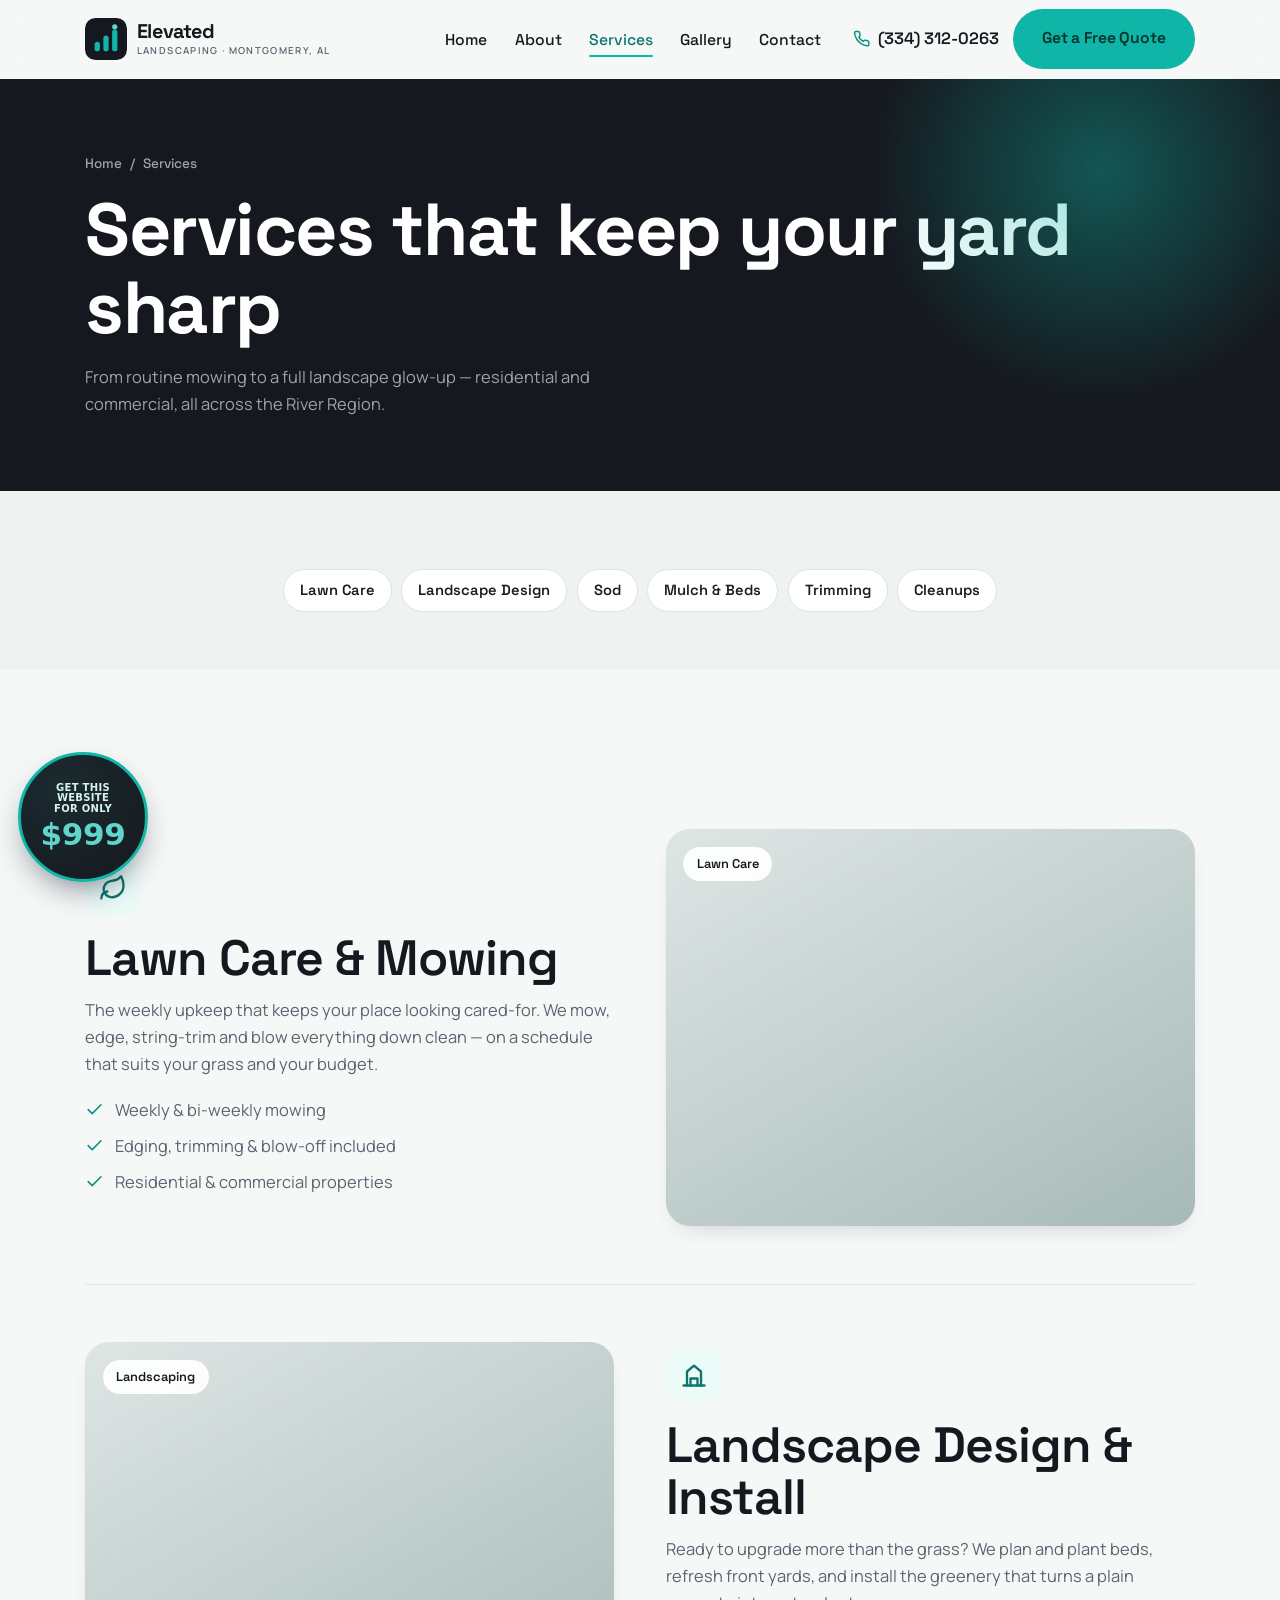
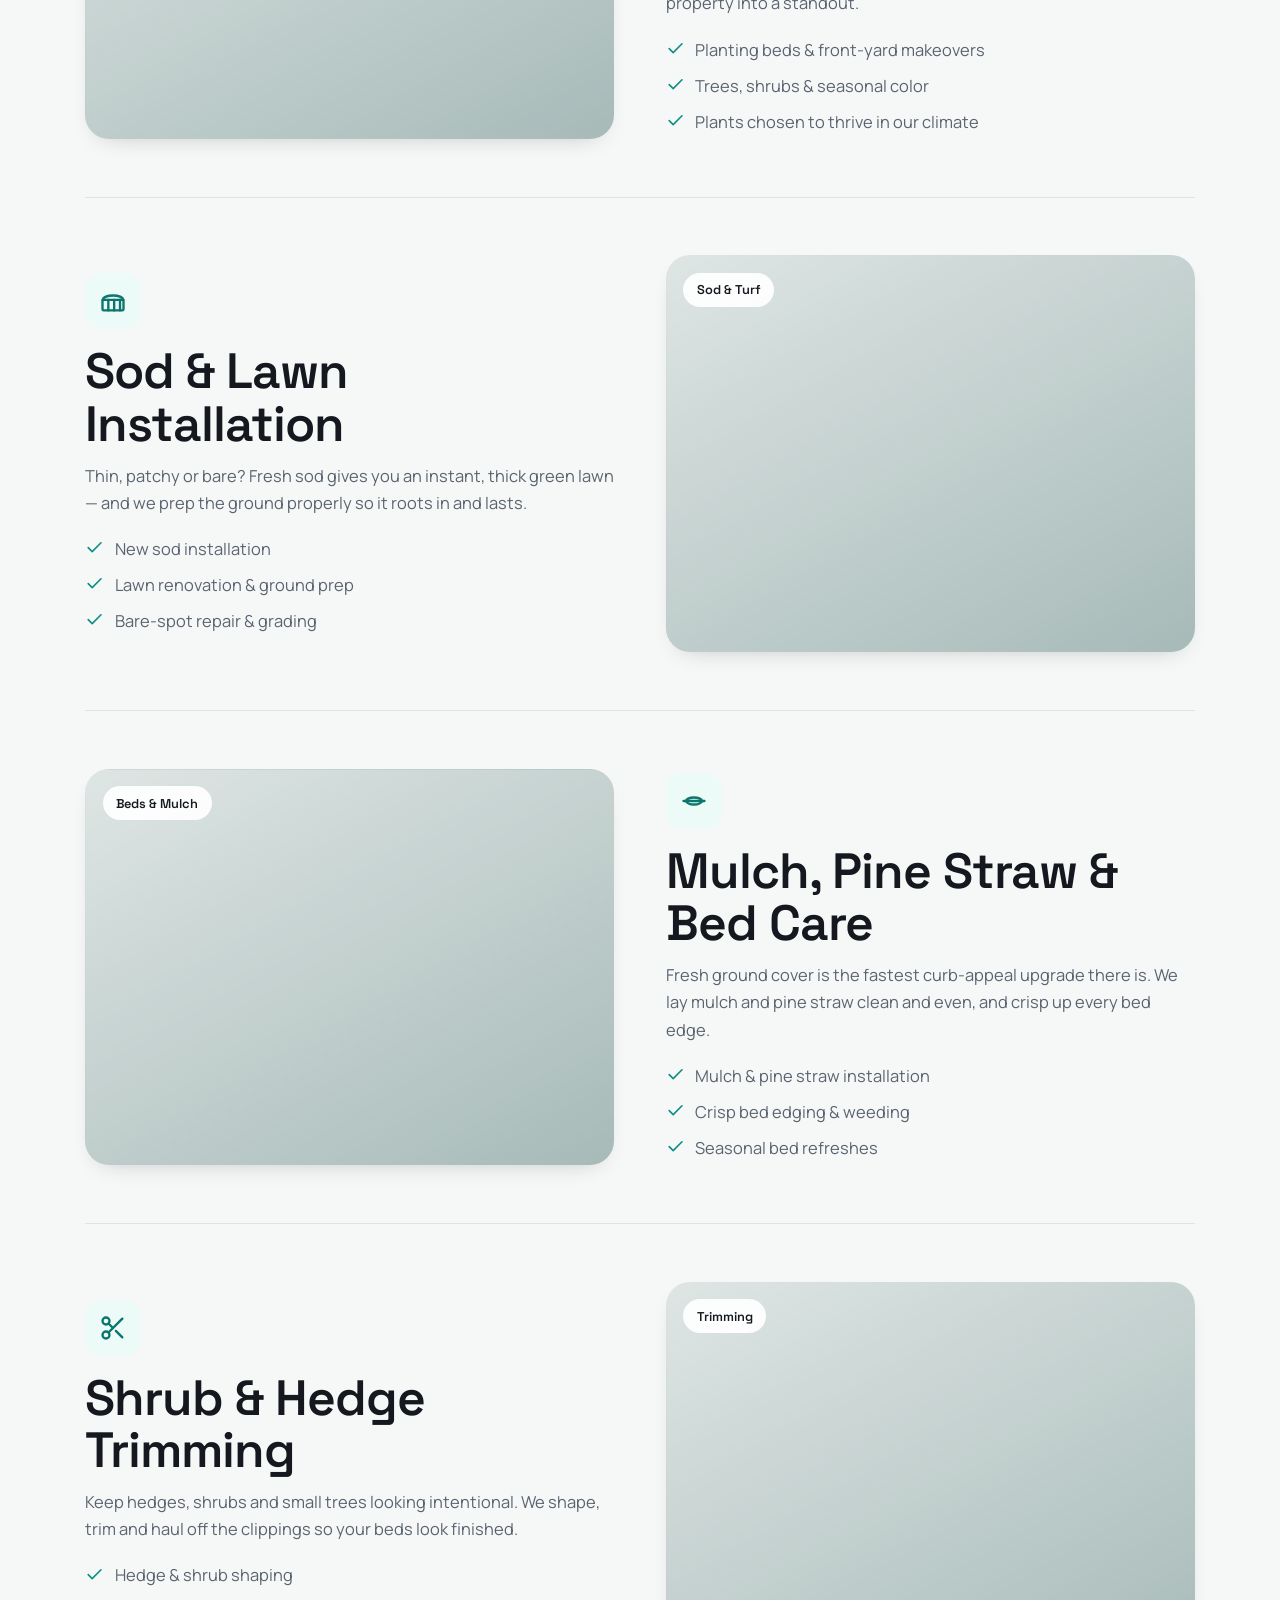
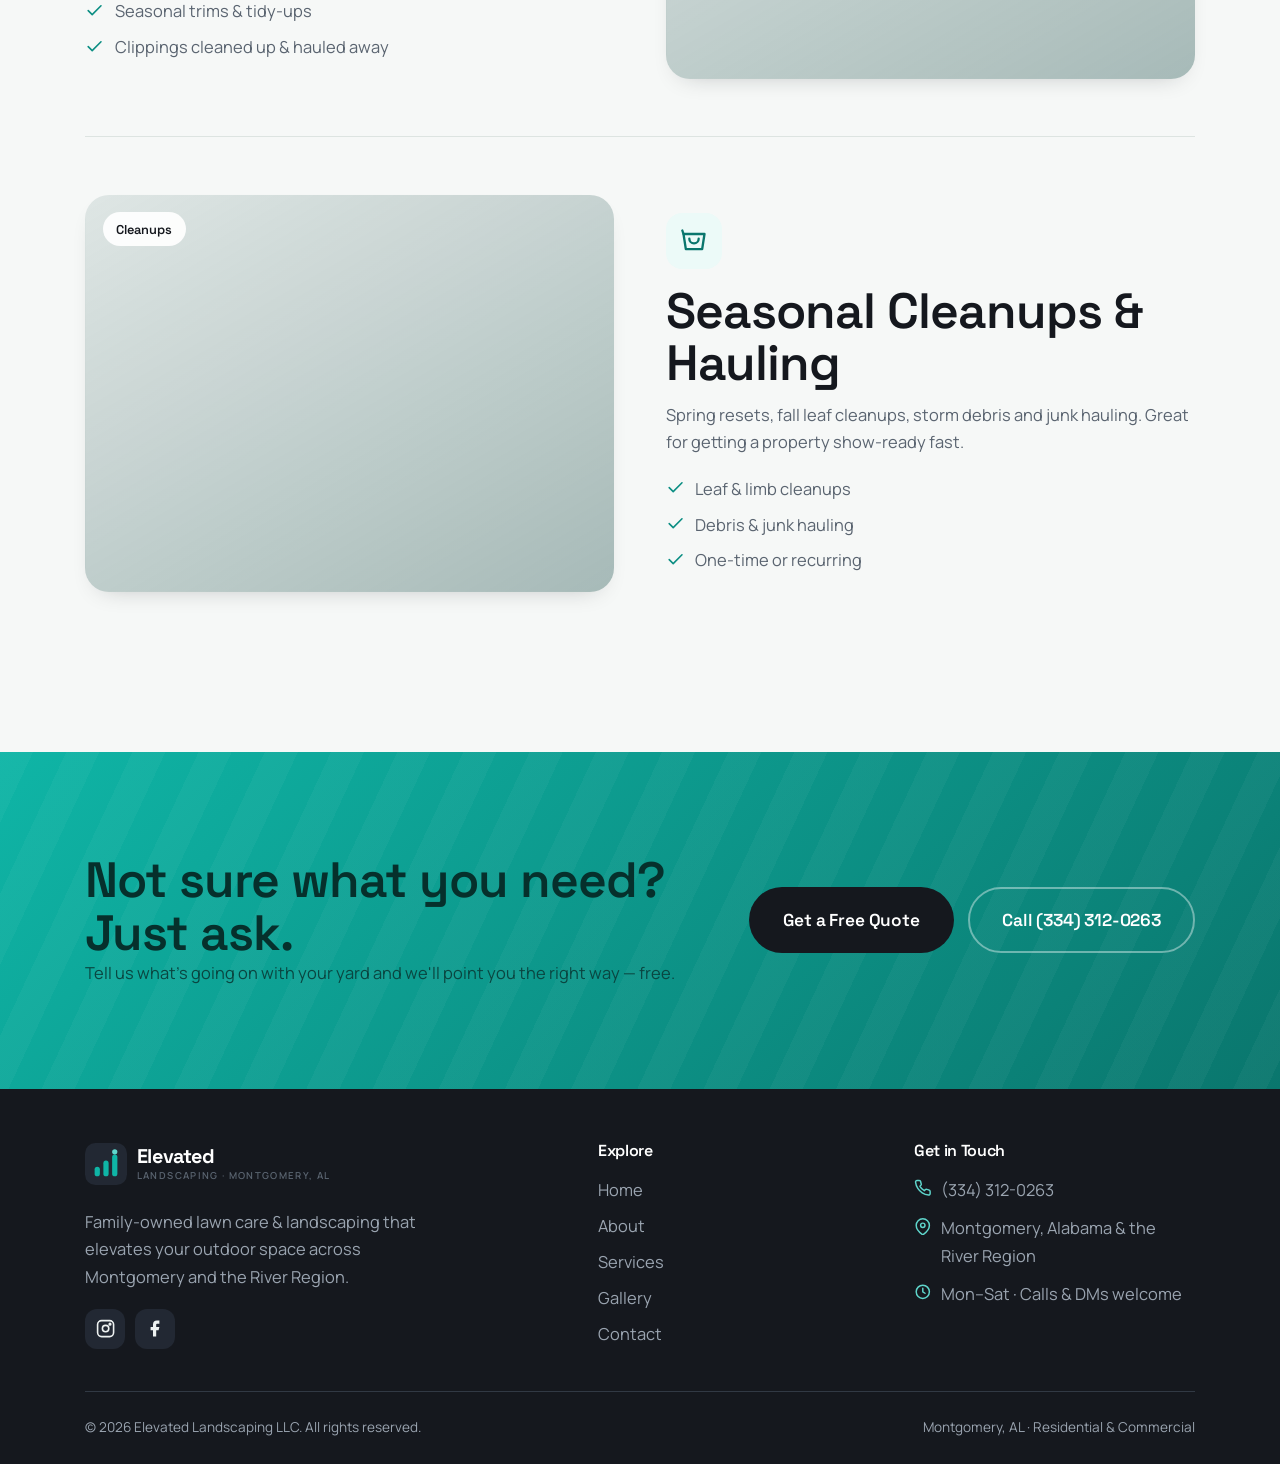
<file: services.html>
<!DOCTYPE html>
<html lang="en" class="no-js">
<head>
  <meta charset="UTF-8" />
  <meta name="viewport" content="width=device-width, initial-scale=1.0" />
  <title>Services | Elevated Landscaping LLC — Montgomery, AL</title>
  <meta name="description" content="Lawn mowing, landscape design & install, sod, mulch & pine straw, shrub trimming, and seasonal cleanups in Montgomery, AL & the River Region. Free quotes — (334) 312-0263." />
  <meta name="theme-color" content="#15181e" />
  <link rel="icon" href="assets/icons/favicon.svg" type="image/svg+xml" />
  <link rel="preconnect" href="https://fonts.googleapis.com" />
  <link rel="preconnect" href="https://fonts.gstatic.com" crossorigin />
  <link href="https://fonts.googleapis.com/css2?family=Space+Grotesk:wght@500;600;700&family=Manrope:wght@400;500;600;700&display=swap" rel="stylesheet" />
  <link rel="stylesheet" href="css/style.css" />
</head>
<body>
  <a class="skip-link" href="#main">Skip to content</a>

  <header class="header">
    <div class="container">
      <nav class="nav" aria-label="Primary">
        <a href="index.html" class="logo" aria-label="Elevated Landscaping — home">
          <svg class="logo__mark" viewBox="0 0 48 48" aria-hidden="true">
            <rect width="48" height="48" rx="12" fill="#15181e"/>
            <g fill="#0fb5a6"><rect x="11" y="27" width="6" height="11" rx="3"/><rect x="21" y="20" width="6" height="18" rx="3"/><rect x="31" y="13" width="6" height="25" rx="3"/></g>
            <circle cx="34" cy="10" r="3" fill="#5fd6cc"/>
          </svg>
          <span class="logo__name">Elevated<small>Landscaping · Montgomery, AL</small></span>
        </a>
        <div class="nav__menu" id="nav-menu">
          <ul class="nav__links">
            <li><a class="nav__link" href="index.html">Home</a></li>
            <li><a class="nav__link" href="about.html">About</a></li>
            <li><a class="nav__link" href="services.html">Services</a></li>
            <li><a class="nav__link" href="gallery.html">Gallery</a></li>
            <li><a class="nav__link" href="contact.html">Contact</a></li>
          </ul>
          <div class="nav__actions">
            <a href="tel:+13343120263" class="nav__phone" aria-label="Call (334) 312-0263">
              <svg viewBox="0 0 24 24" fill="none" stroke="currentColor" stroke-width="2" stroke-linecap="round" stroke-linejoin="round" aria-hidden="true"><path d="M22 16.92v3a2 2 0 0 1-2.18 2 19.79 19.79 0 0 1-8.63-3.07 19.5 19.5 0 0 1-6-6 19.79 19.79 0 0 1-3.07-8.67A2 2 0 0 1 4.11 2h3a2 2 0 0 1 2 1.72c.13.96.36 1.9.7 2.81a2 2 0 0 1-.45 2.11L8.09 9.91a16 16 0 0 0 6 6l1.27-1.27a2 2 0 0 1 2.11-.45c.91.34 1.85.57 2.81.7A2 2 0 0 1 22 16.92Z"/></svg>
              (334) 312-0263
            </a>
            <a href="contact.html" class="btn">Get a Free Quote</a>
          </div>
        </div>
        <button class="nav__toggle" aria-label="Toggle menu" aria-controls="nav-menu" aria-expanded="false"><span></span></button>
      </nav>
    </div>
  </header>
  <div class="nav-scrim" aria-hidden="true"></div>

  <main id="main">
    <section class="pagehero">
      <div class="container pagehero__inner">
        <nav class="crumbs" aria-label="Breadcrumb"><a href="index.html">Home</a> / <span>Services</span></nav>
        <h1>Services that keep your yard sharp</h1>
        <p>From routine mowing to a full landscape glow-up — residential and commercial, all across the River Region.</p>
      </div>
    </section>

    <!-- quick chips -->
    <section class="section--tight section--mist">
      <div class="container">
        <div class="area__chips reveal" style="justify-content:center">
          <a class="area__chip" href="#mowing">Lawn Care</a>
          <a class="area__chip" href="#design">Landscape Design</a>
          <a class="area__chip" href="#sod">Sod</a>
          <a class="area__chip" href="#mulch">Mulch &amp; Beds</a>
          <a class="area__chip" href="#trimming">Trimming</a>
          <a class="area__chip" href="#cleanups">Cleanups</a>
        </div>
      </div>
    </section>

    <section class="section">
      <div class="container">

        <article class="svc reveal" id="mowing">
          <div>
            <div class="svc__ic"><svg viewBox="0 0 24 24" fill="none" stroke="currentColor" stroke-width="2" stroke-linecap="round" stroke-linejoin="round"><path d="M11 20A7 7 0 0 1 9.8 6.1C15.5 5 17 4.48 19 2c1 2 2 4.18 2 8 0 5.5-4.78 10-10 10Z"/><path d="M2 21c0-3 1.85-5.36 5.08-6"/></svg></div>
            <h2>Lawn Care &amp; Mowing</h2>
            <p class="muted">The weekly upkeep that keeps your place looking cared-for. We mow, edge, string-trim and blow everything down clean — on a schedule that suits your grass and your budget.</p>
            <ul class="ticks">
              <li><svg viewBox="0 0 24 24" fill="none" stroke="currentColor" stroke-width="2" stroke-linecap="round" stroke-linejoin="round"><polyline points="20 6 9 17 4 12"/></svg><span>Weekly &amp; bi-weekly mowing</span></li>
              <li><svg viewBox="0 0 24 24" fill="none" stroke="currentColor" stroke-width="2" stroke-linecap="round" stroke-linejoin="round"><polyline points="20 6 9 17 4 12"/></svg><span>Edging, trimming &amp; blow-off included</span></li>
              <li><svg viewBox="0 0 24 24" fill="none" stroke="currentColor" stroke-width="2" stroke-linecap="round" stroke-linejoin="round"><polyline points="20 6 9 17 4 12"/></svg><span>Residential &amp; commercial properties</span></li>
            </ul>
          </div>
          <div class="svc__media" style="background-image:linear-gradient(150deg,rgba(13,67,62,.10),rgba(13,67,62,.34)),url('https://images.unsplash.com/photo-1458245201577-fc8a130b8829?w=1200&q=70&auto=format&fit=crop');background-size:cover;background-position:center"><span class="pill">Lawn Care</span></div>
        </article>

        <article class="svc reveal" id="design">
          <div>
            <div class="svc__ic"><svg viewBox="0 0 24 24" fill="none" stroke="currentColor" stroke-width="2" stroke-linecap="round" stroke-linejoin="round"><path d="M3 21h18"/><path d="M6 21V9l6-5 6 5v12"/><path d="M9 21v-6h6v6"/></svg></div>
            <h2>Landscape Design &amp; Install</h2>
            <p class="muted">Ready to upgrade more than the grass? We plan and plant beds, refresh front yards, and install the greenery that turns a plain property into a standout.</p>
            <ul class="ticks">
              <li><svg viewBox="0 0 24 24" fill="none" stroke="currentColor" stroke-width="2" stroke-linecap="round" stroke-linejoin="round"><polyline points="20 6 9 17 4 12"/></svg><span>Planting beds &amp; front-yard makeovers</span></li>
              <li><svg viewBox="0 0 24 24" fill="none" stroke="currentColor" stroke-width="2" stroke-linecap="round" stroke-linejoin="round"><polyline points="20 6 9 17 4 12"/></svg><span>Trees, shrubs &amp; seasonal color</span></li>
              <li><svg viewBox="0 0 24 24" fill="none" stroke="currentColor" stroke-width="2" stroke-linecap="round" stroke-linejoin="round"><polyline points="20 6 9 17 4 12"/></svg><span>Plants chosen to thrive in our climate</span></li>
            </ul>
          </div>
          <div class="svc__media" style="background-image:linear-gradient(150deg,rgba(13,67,62,.10),rgba(13,67,62,.34)),url('https://images.unsplash.com/photo-1530297333184-26b347aaa2a2?w=1200&q=70&auto=format&fit=crop');background-size:cover;background-position:center"><span class="pill">Landscaping</span></div>
        </article>

        <article class="svc reveal" id="sod">
          <div>
            <div class="svc__ic"><svg viewBox="0 0 24 24" fill="none" stroke="currentColor" stroke-width="2" stroke-linecap="round" stroke-linejoin="round"><rect x="3" y="11" width="18" height="9" rx="1"/><path d="M3 11c2-5 16-5 18 0"/><path d="M8 20v-9M13 20v-9M18 20v-9"/></svg></div>
            <h2>Sod &amp; Lawn Installation</h2>
            <p class="muted">Thin, patchy or bare? Fresh sod gives you an instant, thick green lawn — and we prep the ground properly so it roots in and lasts.</p>
            <ul class="ticks">
              <li><svg viewBox="0 0 24 24" fill="none" stroke="currentColor" stroke-width="2" stroke-linecap="round" stroke-linejoin="round"><polyline points="20 6 9 17 4 12"/></svg><span>New sod installation</span></li>
              <li><svg viewBox="0 0 24 24" fill="none" stroke="currentColor" stroke-width="2" stroke-linecap="round" stroke-linejoin="round"><polyline points="20 6 9 17 4 12"/></svg><span>Lawn renovation &amp; ground prep</span></li>
              <li><svg viewBox="0 0 24 24" fill="none" stroke="currentColor" stroke-width="2" stroke-linecap="round" stroke-linejoin="round"><polyline points="20 6 9 17 4 12"/></svg><span>Bare-spot repair &amp; grading</span></li>
            </ul>
          </div>
          <div class="svc__media" style="background-image:linear-gradient(150deg,rgba(13,67,62,.10),rgba(13,67,62,.34)),url('https://images.unsplash.com/photo-1628340981113-fe1949fe5cc0?w=1200&q=70&auto=format&fit=crop');background-size:cover;background-position:center"><span class="pill">Sod &amp; Turf</span></div>
        </article>

        <article class="svc reveal" id="mulch">
          <div>
            <div class="svc__ic"><svg viewBox="0 0 24 24" fill="none" stroke="currentColor" stroke-width="2" stroke-linecap="round" stroke-linejoin="round"><path d="M3 12h18"/><path d="M5 12c2-4 12-4 14 0"/><path d="M5 12c2 4 12 4 14 0"/></svg></div>
            <h2>Mulch, Pine Straw &amp; Bed Care</h2>
            <p class="muted">Fresh ground cover is the fastest curb-appeal upgrade there is. We lay mulch and pine straw clean and even, and crisp up every bed edge.</p>
            <ul class="ticks">
              <li><svg viewBox="0 0 24 24" fill="none" stroke="currentColor" stroke-width="2" stroke-linecap="round" stroke-linejoin="round"><polyline points="20 6 9 17 4 12"/></svg><span>Mulch &amp; pine straw installation</span></li>
              <li><svg viewBox="0 0 24 24" fill="none" stroke="currentColor" stroke-width="2" stroke-linecap="round" stroke-linejoin="round"><polyline points="20 6 9 17 4 12"/></svg><span>Crisp bed edging &amp; weeding</span></li>
              <li><svg viewBox="0 0 24 24" fill="none" stroke="currentColor" stroke-width="2" stroke-linecap="round" stroke-linejoin="round"><polyline points="20 6 9 17 4 12"/></svg><span>Seasonal bed refreshes</span></li>
            </ul>
          </div>
          <div class="svc__media" style="background-image:linear-gradient(150deg,rgba(13,67,62,.10),rgba(13,67,62,.34)),url('https://images.unsplash.com/photo-1628482283044-e5cc2f238de1?w=1200&q=70&auto=format&fit=crop');background-size:cover;background-position:center"><span class="pill">Beds &amp; Mulch</span></div>
        </article>

        <article class="svc reveal" id="trimming">
          <div>
            <div class="svc__ic"><svg viewBox="0 0 24 24" fill="none" stroke="currentColor" stroke-width="2" stroke-linecap="round" stroke-linejoin="round"><circle cx="6" cy="6" r="3"/><circle cx="6" cy="18" r="3"/><line x1="20" y1="4" x2="8.12" y2="15.88"/><line x1="14.47" y1="14.48" x2="20" y2="20"/><line x1="8.12" y1="8.12" x2="12" y2="12"/></svg></div>
            <h2>Shrub &amp; Hedge Trimming</h2>
            <p class="muted">Keep hedges, shrubs and small trees looking intentional. We shape, trim and haul off the clippings so your beds look finished.</p>
            <ul class="ticks">
              <li><svg viewBox="0 0 24 24" fill="none" stroke="currentColor" stroke-width="2" stroke-linecap="round" stroke-linejoin="round"><polyline points="20 6 9 17 4 12"/></svg><span>Hedge &amp; shrub shaping</span></li>
              <li><svg viewBox="0 0 24 24" fill="none" stroke="currentColor" stroke-width="2" stroke-linecap="round" stroke-linejoin="round"><polyline points="20 6 9 17 4 12"/></svg><span>Seasonal trims &amp; tidy-ups</span></li>
              <li><svg viewBox="0 0 24 24" fill="none" stroke="currentColor" stroke-width="2" stroke-linecap="round" stroke-linejoin="round"><polyline points="20 6 9 17 4 12"/></svg><span>Clippings cleaned up &amp; hauled away</span></li>
            </ul>
          </div>
          <div class="svc__media" style="background-image:linear-gradient(150deg,rgba(13,67,62,.10),rgba(13,67,62,.34)),url('https://images.unsplash.com/photo-1599151893427-e09096e38d6d?w=1200&q=70&auto=format&fit=crop');background-size:cover;background-position:center"><span class="pill">Trimming</span></div>
        </article>

        <article class="svc reveal" id="cleanups" style="border-bottom:0">
          <div>
            <div class="svc__ic"><svg viewBox="0 0 24 24" fill="none" stroke="currentColor" stroke-width="2" stroke-linecap="round" stroke-linejoin="round"><path d="M3 6h18l-2 13H5L3 6z"/><path d="M3 6 2 3"/><path d="M16 10a4 4 0 0 1-8 0"/></svg></div>
            <h2>Seasonal Cleanups &amp; Hauling</h2>
            <p class="muted">Spring resets, fall leaf cleanups, storm debris and junk hauling. Great for getting a property show-ready fast.</p>
            <ul class="ticks">
              <li><svg viewBox="0 0 24 24" fill="none" stroke="currentColor" stroke-width="2" stroke-linecap="round" stroke-linejoin="round"><polyline points="20 6 9 17 4 12"/></svg><span>Leaf &amp; limb cleanups</span></li>
              <li><svg viewBox="0 0 24 24" fill="none" stroke="currentColor" stroke-width="2" stroke-linecap="round" stroke-linejoin="round"><polyline points="20 6 9 17 4 12"/></svg><span>Debris &amp; junk hauling</span></li>
              <li><svg viewBox="0 0 24 24" fill="none" stroke="currentColor" stroke-width="2" stroke-linecap="round" stroke-linejoin="round"><polyline points="20 6 9 17 4 12"/></svg><span>One-time or recurring</span></li>
            </ul>
          </div>
          <div class="svc__media" style="background-image:linear-gradient(150deg,rgba(13,67,62,.10),rgba(13,67,62,.34)),url('https://images.unsplash.com/photo-1601989874863-e67a5a734f56?w=1200&q=70&auto=format&fit=crop');background-size:cover;background-position:center"><span class="pill">Cleanups</span></div>
        </article>
      </div>
    </section>

    <section class="section cta">
      <div class="container cta__inner">
        <div class="reveal">
          <h2>Not sure what you need? Just ask.</h2>
          <p>Tell us what's going on with your yard and we'll point you the right way — free.</p>
        </div>
        <div class="hero__actions reveal" data-delay="1">
          <a href="contact.html" class="btn btn--dark btn--lg">Get a Free Quote</a>
          <a href="tel:+13343120263" class="btn btn--ghost-light btn--lg">Call (334) 312-0263</a>
        </div>
      </div>
    </section>
  </main>

  <footer class="footer">
    <div class="container">
      <div class="footer__grid">
        <div class="footer__about">
          <a href="index.html" class="logo" aria-label="Elevated Landscaping — home">
            <svg class="logo__mark" viewBox="0 0 48 48" aria-hidden="true">
              <rect width="48" height="48" rx="12" fill="#222833"/>
              <g fill="#0fb5a6"><rect x="11" y="27" width="6" height="11" rx="3"/><rect x="21" y="20" width="6" height="18" rx="3"/><rect x="31" y="13" width="6" height="25" rx="3"/></g>
              <circle cx="34" cy="10" r="3" fill="#5fd6cc"/>
            </svg>
            <span class="logo__name">Elevated<small>Landscaping · Montgomery, AL</small></span>
          </a>
          <p>Family-owned lawn care &amp; landscaping that elevates your outdoor space across Montgomery and the River Region.</p>
          <div class="footer__social">
            <a href="https://www.instagram.com/elevated_landscapingllc/" target="_blank" rel="noopener" aria-label="Elevated Landscaping on Instagram"><svg viewBox="0 0 24 24" fill="none" stroke="currentColor" stroke-width="2" stroke-linecap="round" stroke-linejoin="round"><rect x="2" y="2" width="20" height="20" rx="5"/><circle cx="12" cy="12" r="4"/><circle cx="17.5" cy="6.5" r="1"/></svg></a>
            <a href="https://www.facebook.com/p/Elevated-Landscaping-61557698182991/" target="_blank" rel="noopener" aria-label="Elevated Landscaping on Facebook"><svg viewBox="0 0 24 24" fill="currentColor"><path d="M18 2h-3a5 5 0 0 0-5 5v3H7v4h3v8h4v-8h3l1-4h-4V7a1 1 0 0 1 1-1h3z"/></svg></a>
          </div>
        </div>
        <div>
          <h4>Explore</h4>
          <ul class="footer__links">
            <li><a href="index.html">Home</a></li>
            <li><a href="about.html">About</a></li>
            <li><a href="services.html">Services</a></li>
            <li><a href="gallery.html">Gallery</a></li>
            <li><a href="contact.html">Contact</a></li>
          </ul>
        </div>
        <div>
          <h4>Get in Touch</h4>
          <ul class="footer__contact">
            <li><svg viewBox="0 0 24 24" fill="none" stroke="currentColor" stroke-width="2" stroke-linecap="round" stroke-linejoin="round"><path d="M22 16.92v3a2 2 0 0 1-2.18 2 19.79 19.79 0 0 1-8.63-3.07 19.5 19.5 0 0 1-6-6 19.79 19.79 0 0 1-3.07-8.67A2 2 0 0 1 4.11 2h3a2 2 0 0 1 2 1.72c.13.96.36 1.9.7 2.81a2 2 0 0 1-.45 2.11L8.09 9.91a16 16 0 0 0 6 6l1.27-1.27a2 2 0 0 1 2.11-.45c.91.34 1.85.57 2.81.7A2 2 0 0 1 22 16.92Z"/></svg><a href="tel:+13343120263">(334) 312-0263</a></li>
            <li><svg viewBox="0 0 24 24" fill="none" stroke="currentColor" stroke-width="2" stroke-linecap="round" stroke-linejoin="round"><path d="M21 10c0 7-9 13-9 13s-9-6-9-13a9 9 0 0 1 18 0Z"/><circle cx="12" cy="10" r="3"/></svg><span>Montgomery, Alabama &amp; the River Region</span></li>
            <li><svg viewBox="0 0 24 24" fill="none" stroke="currentColor" stroke-width="2" stroke-linecap="round" stroke-linejoin="round"><circle cx="12" cy="12" r="9"/><polyline points="12 7 12 12 15 14"/></svg><span>Mon–Sat · Calls &amp; DMs welcome</span></li>
          </ul>
        </div>
      </div>
      <div class="footer__bottom">
        <span>&copy; <span id="year">2026</span> Elevated Landscaping LLC. All rights reserved.</span>
        <span>Montgomery, AL · Residential &amp; Commercial</span>
      </div>
    </div>
  </footer>

  <button class="to-top" aria-label="Back to top"><svg viewBox="0 0 24 24" fill="none" stroke="currentColor" stroke-width="2.4" stroke-linecap="round" stroke-linejoin="round" width="20" height="20"><polyline points="18 15 12 9 6 15"/></svg></button>
  <nav class="callbar" aria-label="Quick actions">
    <a href="tel:+13343120263"><svg viewBox="0 0 24 24" fill="none" stroke="currentColor" stroke-width="2" stroke-linecap="round" stroke-linejoin="round"><path d="M22 16.92v3a2 2 0 0 1-2.18 2 19.79 19.79 0 0 1-8.63-3.07 19.5 19.5 0 0 1-6-6 19.79 19.79 0 0 1-3.07-8.67A2 2 0 0 1 4.11 2h3a2 2 0 0 1 2 1.72c.13.96.36 1.9.7 2.81a2 2 0 0 1-.45 2.11L8.09 9.91a16 16 0 0 0 6 6l1.27-1.27a2 2 0 0 1 2.11-.45c.91.34 1.85.57 2.81.7A2 2 0 0 1 22 16.92Z"/></svg>Call Now</a>
    <a href="contact.html"><svg viewBox="0 0 24 24" fill="none" stroke="currentColor" stroke-width="2" stroke-linecap="round" stroke-linejoin="round"><path d="M14 2H6a2 2 0 0 0-2 2v16a2 2 0 0 0 2 2h12a2 2 0 0 0 2-2V8z"/><polyline points="14 2 14 8 20 8"/></svg>Free Quote</a>
  </nav>

  <script src="js/main.js" defer></script>

  <!-- aurora-cta : agency upsell button -->
  <a class="aurora-cta" href="https://auroraadv.co/?tab=wizard" target="_blank" rel="noopener" aria-label="Get this website for only $999 — built by Aurora">
    <span class="aurora-cta__top">Get this website<br>for only</span>
    <span class="aurora-cta__price">$999</span>
  </a>
  <style>
  .aurora-cta{position:fixed;left:18px;bottom:18px;z-index:58;width:130px;height:130px;border-radius:50%;display:flex;flex-direction:column;align-items:center;justify-content:center;text-align:center;gap:3px;padding:8px;background:radial-gradient(circle at 32% 26%,#1b2b30,#15181e);color:#fff;text-decoration:none;border:3px solid #0fb5a6;box-shadow:0 14px 32px -10px rgba(15,23,42,.55);font-family:system-ui,-apple-system,"Segoe UI",Roboto,sans-serif;line-height:1.08;transition:transform .2s ease,box-shadow .2s ease;}
  .aurora-cta:hover{transform:translateY(-3px) scale(1.05);box-shadow:0 20px 40px -10px rgba(15,23,42,.6);}
  .aurora-cta:focus-visible{outline:3px solid #0fb5a6;outline-offset:3px;}
  .aurora-cta__top{font-size:10px;font-weight:700;letter-spacing:.03em;text-transform:uppercase;color:#d6f3ef;}
  .aurora-cta__price{font-size:31px;font-weight:800;color:#5fd6cc;letter-spacing:-.01em;}
  @media (max-width:760px){.aurora-cta{width:106px;height:106px;left:12px;bottom:68px;border-width:2px;}.aurora-cta__top{font-size:8.5px;}.aurora-cta__price{font-size:25px;}}
  @media (prefers-reduced-motion:reduce){.aurora-cta{transition:none;}}
  </style>
</body>
</html>
</file>
<file: css/style.css>
/* =====================================================================
   Elevated Landscaping LLC — "Fresh Modern Outdoor Brand"
   Cool ink + vibrant teal on a bright airy canvas.
   Space Grotesk + Manrope. Rounded, modern, high-conversion.
   Hand-built, no frameworks.
   ===================================================================== */

/* ----------------------------- Tokens ------------------------------ */
:root {
  /* Brand */
  --ink:       #15181e;   /* cool near-black */
  --ink-2:     #222833;   /* dark panel */
  --ink-3:     #333b47;
  --teal:      #0fb5a6;   /* vibrant accent */
  --teal-600:  #0b8e83;
  --teal-700:  #0a766d;
  --teal-300:  #5fd6cc;
  --teal-100:  #d8f3f0;
  --teal-50:   #ecfaf8;

  /* Neutrals */
  --canvas:    #f6f8f7;   /* cool off-white */
  --mist:      #eef2f1;   /* surface */
  --white:     #ffffff;
  --line:      #dde4e1;
  --line-dark: #313944;

  /* Text */
  --text:      #1a1d22;
  --muted:     #5a6470;
  --on-dark:   #eef2f1;
  --on-dark-mut:#9aa4b0;

  /* System */
  --radius:    14px;
  --radius-lg: 24px;
  --pill:      999px;
  --shadow:    0 24px 50px -28px rgba(21,24,30,.35);
  --shadow-sm: 0 10px 26px -16px rgba(21,24,30,.3);
  --shadow-teal: 0 16px 34px -14px rgba(15,181,166,.5);
  --container: 1180px;
  --gutter:    clamp(1.1rem, 4vw, 2.2rem);
  --ease:      cubic-bezier(.22,.7,.25,1);

  --ff-display:"Space Grotesk", system-ui, sans-serif;
  --ff-body:   "Manrope", system-ui, -apple-system, "Segoe UI", sans-serif;
}

/* ----------------------------- Reset ------------------------------- */
*, *::before, *::after { box-sizing: border-box; }
* { margin: 0; }
html { scroll-behavior: smooth; -webkit-text-size-adjust: 100%; }
@media (prefers-reduced-motion: reduce) {
  html { scroll-behavior: auto; }
  *, *::before, *::after { animation-duration: .001ms !important; transition-duration: .001ms !important; }
}
body {
  font-family: var(--ff-body);
  color: var(--text);
  background: var(--canvas);
  line-height: 1.65;
  font-size: 1.03rem;
  -webkit-font-smoothing: antialiased;
  text-rendering: optimizeLegibility;
}
img, svg, picture, iframe { display: block; max-width: 100%; }
a { color: inherit; text-decoration: none; }
button { font: inherit; cursor: pointer; border: 0; background: none; color: inherit; }
input, textarea, select { font: inherit; color: inherit; }
ul { list-style: none; padding: 0; }
::selection { background: var(--teal); color: var(--ink); }
:focus-visible { outline: 3px solid var(--teal); outline-offset: 2px; border-radius: 4px; }

/* --------------------------- Typography ---------------------------- */
h1, h2, h3, h4, .display {
  font-family: var(--ff-display);
  font-weight: 600;
  line-height: 1.06;
  letter-spacing: -0.02em;
  color: var(--ink);
}
h1 { font-size: clamp(2.6rem, 6vw, 4.6rem); font-weight: 700; }
h2 { font-size: clamp(2rem, 4.2vw, 3.1rem); }
h3 { font-size: clamp(1.2rem, 2vw, 1.5rem); }
p { max-width: 62ch; }
strong { font-weight: 700; }
.hl { color: var(--teal-600); }
.hl-underline { background: linear-gradient(transparent 62%, var(--teal-300) 0); padding: 0 .1em; }

.eyebrow {
  display: inline-flex; align-items: center; gap: .55rem;
  font-family: var(--ff-display); font-weight: 600; font-size: .8rem;
  text-transform: uppercase; letter-spacing: .14em; color: var(--teal-700);
  background: var(--teal-50); border: 1px solid var(--teal-100);
  padding: .4rem .85rem; border-radius: var(--pill);
}
.eyebrow::before { content: ""; width: 7px; height: 7px; border-radius: 50%; background: var(--teal); }
.eyebrow--plain { background: none; border: 0; padding: 0; }
.lead { font-size: 1.18rem; color: var(--muted); }

/* --------------------------- Layout -------------------------------- */
.container { width: 100%; max-width: var(--container); margin-inline: auto; padding-inline: var(--gutter); }
.section { padding-block: clamp(3.6rem, 8vw, 6.5rem); }
.section--tight { padding-block: clamp(2.4rem, 5vw, 3.6rem); }
.section--mist { background: var(--mist); }
.section--ink { background: var(--ink); color: var(--on-dark); }
.section--ink h1, .section--ink h2, .section--ink h3 { color: var(--white); }
.section--ink .lead, .section--ink .muted { color: var(--on-dark-mut); }
.section-head { max-width: 56ch; margin-bottom: 2.8rem; }
.section-head--center { margin-inline: auto; text-align: center; }
.section-head p { margin-top: .9rem; }
.split { display: grid; gap: clamp(2rem, 5vw, 4rem); align-items: center; }
@media (min-width: 900px) { .split { grid-template-columns: 1fr 1fr; } .split--media-right { grid-template-columns: 1.05fr .95fr; } }
.muted { color: var(--muted); }

/* --------------------------- Buttons ------------------------------- */
.btn {
  --bg: var(--teal); --fg: #06302c;
  display: inline-flex; align-items: center; gap: .55rem;
  background: var(--bg); color: var(--fg);
  font-family: var(--ff-display); font-weight: 600; font-size: .98rem; letter-spacing: -.01em;
  padding: .92rem 1.7rem; border-radius: var(--pill); border: 2px solid transparent;
  transition: transform .2s var(--ease), background .2s var(--ease), box-shadow .2s var(--ease), color .2s var(--ease);
}
.btn:hover { transform: translateY(-2px); background: var(--teal-600); box-shadow: var(--shadow-teal); }
.btn:active { transform: translateY(0); }
.btn--dark { --bg: var(--ink); --fg: #fff; }
.btn--dark:hover { background: var(--ink-2); box-shadow: var(--shadow); }
.btn--ghost { --bg: transparent; --fg: var(--ink); border-color: var(--line); }
.btn--ghost:hover { background: var(--ink); color: #fff; border-color: var(--ink); box-shadow: none; }
.btn--ghost-light { --bg: transparent; --fg: #fff; border-color: rgba(255,255,255,.4); }
.btn--ghost-light:hover { background: #fff; color: var(--ink); border-color: #fff; box-shadow: none; }
.btn--lg { padding: 1.05rem 2rem; font-size: 1.08rem; }
.btn svg { width: 1.1em; height: 1.1em; }

/* --------------------------- Header / Nav -------------------------- */
.header { position: sticky; top: 0; z-index: 60; background: rgba(246,248,247,.85); backdrop-filter: blur(12px); border-bottom: 1px solid transparent; transition: border-color .3s var(--ease), box-shadow .3s var(--ease); }
.header.is-stuck { border-bottom-color: var(--line); box-shadow: 0 10px 30px -22px rgba(21,24,30,.4); }
.nav { display: flex; align-items: center; justify-content: space-between; gap: 1.2rem; height: 78px; }
.logo { display: inline-flex; align-items: center; gap: .6rem; color: var(--ink); }
.logo__mark { width: 42px; height: 42px; flex: none; }
.logo__name { font-family: var(--ff-display); font-weight: 700; font-size: 1.24rem; letter-spacing: -.02em; line-height: 1; }
.logo__name small { display: block; font-family: var(--ff-body); font-size: .6rem; font-weight: 600; letter-spacing: .14em; text-transform: uppercase; color: var(--muted); margin-top: .25rem; }

.nav__menu { display: flex; align-items: center; gap: 2rem; }
.nav__links { display: flex; align-items: center; gap: 1.7rem; }
.nav__link { font-family: var(--ff-display); font-weight: 500; font-size: .98rem; color: var(--ink); position: relative; padding: .3rem 0; transition: color .2s var(--ease); }
.nav__link::after { content: ""; position: absolute; left: 0; bottom: -3px; width: 0; height: 2px; background: var(--teal); border-radius: 2px; transition: width .22s var(--ease); }
.nav__link:hover { color: var(--teal-700); }
.nav__link:hover::after, .nav__link.is-active::after { width: 100%; }
.nav__link.is-active { color: var(--teal-700); }
.nav__actions { display: flex; align-items: center; gap: .9rem; }
.nav__phone { display: inline-flex; align-items: center; gap: .45rem; font-family: var(--ff-display); font-weight: 600; color: var(--ink); }
.nav__phone svg { width: 1.05em; color: var(--teal-600); }

.nav__toggle { display: none; width: 46px; height: 46px; border-radius: var(--radius); border: 1px solid var(--line); background: var(--white); position: relative; }
.nav__toggle span, .nav__toggle span::before, .nav__toggle span::after { content: ""; position: absolute; left: 50%; top: 50%; width: 22px; height: 2px; background: var(--ink); border-radius: 2px; transform: translate(-50%,-50%); transition: transform .25s var(--ease), opacity .25s var(--ease); }
.nav__toggle span::before { transform: translate(-50%,-7px); }
.nav__toggle span::after  { transform: translate(-50%,7px); }
.nav__toggle[aria-expanded="true"] span { background: transparent; }
.nav__toggle[aria-expanded="true"] span::before { transform: translate(-50%,0) rotate(45deg); }
.nav__toggle[aria-expanded="true"] span::after  { transform: translate(-50%,0) rotate(-45deg); }

@media (max-width: 920px) {
  .nav__toggle { display: block; z-index: 70; }
  .nav__menu { position: fixed; inset: 0 0 0 auto; width: min(84vw, 350px); flex-direction: column; align-items: flex-start; justify-content: center; gap: 2rem; background: var(--white); padding: 5rem 2rem; box-shadow: var(--shadow); transform: translateX(100%); transition: transform .32s var(--ease); z-index: 65; }
  .nav__menu.is-open { transform: translateX(0); }
  .nav__links { flex-direction: column; align-items: flex-start; gap: 1.3rem; }
  .nav__link { font-size: 1.2rem; }
  .nav__actions { flex-direction: column; align-items: flex-start; gap: 1rem; width: 100%; }
  .nav__actions .btn { width: 100%; justify-content: center; }
  .nav-scrim { position: fixed; inset: 0; background: rgba(21,24,30,.4); opacity: 0; visibility: hidden; transition: opacity .3s; z-index: 64; }
  .nav-scrim.is-open { opacity: 1; visibility: visible; }
}

/* ----------------------------- Hero -------------------------------- */
.hero { position: relative; overflow: hidden; }
.hero__inner { display: grid; gap: clamp(2rem,5vw,3.5rem); align-items: center; padding-block: clamp(3rem,7vw,5.5rem); }
@media (min-width: 900px) { .hero__inner { grid-template-columns: 1.05fr .95fr; } }
.hero__copy { display: grid; gap: 1.5rem; }
.hero h1 { letter-spacing: -.03em; }
.hero__lead { font-size: 1.22rem; color: var(--muted); max-width: 44ch; }
.hero__actions { display: flex; flex-wrap: wrap; gap: .9rem; align-items: center; }
.hero__rating { display: inline-flex; align-items: center; gap: .7rem; font-size: .95rem; color: var(--muted); }
.hero__stars { color: #f5a623; letter-spacing: .1em; }
.hero__visual { position: relative; }
.hero__img { position: relative; aspect-ratio: 4/4.4; border-radius: var(--radius-lg); overflow: hidden; background: linear-gradient(150deg, #1c6f68, #0c3b37); box-shadow: var(--shadow); }
.hero__img::after { content: ""; position: absolute; inset: 0; background-image: repeating-linear-gradient(100deg, rgba(255,255,255,.05) 0 28px, rgba(255,255,255,0) 28px 56px); }
.hero__blob { position: absolute; inset: auto -8% -10% auto; width: 56%; aspect-ratio: 1; background: var(--teal-100); border-radius: 46% 54% 60% 40% / 50% 42% 58% 50%; z-index: -1; }
.hero__badge { position: absolute; left: -1.2rem; bottom: 1.6rem; background: var(--white); border-radius: var(--radius); box-shadow: var(--shadow); padding: .9rem 1.1rem; display: flex; align-items: center; gap: .7rem; }
.hero__badge .ic { width: 40px; height: 40px; border-radius: 10px; background: var(--teal-100); color: var(--teal-700); display: grid; place-items: center; }
.hero__badge b { font-family: var(--ff-display); display: block; font-size: 1.05rem; }
.hero__badge span { font-size: .82rem; color: var(--muted); }

/* --------------------------- Trust bar ----------------------------- */
.trustbar { display: flex; flex-wrap: wrap; gap: 1rem 2.2rem; align-items: center; justify-content: center; padding-block: 1.6rem; border-block: 1px solid var(--line); }
.trustbar__item { display: inline-flex; align-items: center; gap: .55rem; font-family: var(--ff-display); font-weight: 600; font-size: .95rem; color: var(--ink); }
.trustbar__item svg { width: 1.25rem; height: 1.25rem; color: var(--teal-600); }

/* --------------------------- Service cards ------------------------- */
.cards { display: grid; gap: 1.3rem; grid-template-columns: repeat(auto-fit, minmax(255px,1fr)); }
.card { background: var(--white); border: 1px solid var(--line); border-radius: var(--radius-lg); padding: 1.9rem 1.7rem; transition: transform .22s var(--ease), box-shadow .22s var(--ease), border-color .22s var(--ease); }
.card:hover { transform: translateY(-6px); box-shadow: var(--shadow); border-color: var(--teal-100); }
.card__ic { width: 56px; height: 56px; border-radius: 16px; background: var(--teal-50); color: var(--teal-700); display: grid; place-items: center; margin-bottom: 1.1rem; transition: background .22s var(--ease), color .22s var(--ease); }
.card:hover .card__ic { background: var(--teal); color: #06302c; }
.card__ic svg { width: 27px; height: 27px; }
.card h3 { margin-bottom: .45rem; }
.card p { color: var(--muted); font-size: .97rem; }
.card__link { display: inline-flex; align-items: center; gap: .4rem; margin-top: 1rem; font-family: var(--ff-display); font-weight: 600; font-size: .92rem; color: var(--teal-700); }
.card__link svg { width: 1em; transition: transform .2s var(--ease); }
.card:hover .card__link svg { transform: translateX(4px); }

/* --------------------------- Feature split ------------------------- */
.feature__media { position: relative; aspect-ratio: 5/4; border-radius: var(--radius-lg); overflow: hidden; background: linear-gradient(150deg,#2a8f86,#0d433e); box-shadow: var(--shadow); }
.feature__media--2 { background: linear-gradient(150deg,#356f8a,#15303b); }
.feature__media .pill { position: absolute; left: 1.2rem; top: 1.2rem; background: rgba(255,255,255,.92); color: var(--ink); font-family: var(--ff-display); font-weight: 600; font-size: .82rem; padding: .45rem .9rem; border-radius: var(--pill); }
.checks { display: grid; gap: .9rem; margin-top: 1.6rem; }
.checks li { display: grid; grid-template-columns: auto 1fr; gap: .85rem; align-items: start; }
.checks .tick { width: 26px; height: 26px; border-radius: 50%; background: var(--teal-100); color: var(--teal-700); display: grid; place-items: center; flex: none; margin-top: .1rem; }
.checks .tick svg { width: 15px; height: 15px; }
.checks b { font-family: var(--ff-display); font-weight: 600; }
.checks span.t { display: block; color: var(--muted); font-size: .96rem; }

/* ----------------------------- Stats ------------------------------- */
.stats { display: grid; grid-template-columns: repeat(2,1fr); gap: 1.2rem; }
@media (min-width: 760px) { .stats { grid-template-columns: repeat(4,1fr); } }
.stat { text-align: center; padding: 1.6rem 1rem; background: var(--ink-2); border-radius: var(--radius-lg); }
.stat__num { font-family: var(--ff-display); font-weight: 700; font-size: clamp(2.2rem,5vw,3rem); color: var(--teal-300); line-height: 1; }
.stat__label { color: var(--on-dark-mut); font-size: .9rem; margin-top: .55rem; }

/* ----------------------------- Steps ------------------------------- */
.steps { display: grid; gap: 1.3rem; grid-template-columns: repeat(auto-fit, minmax(210px,1fr)); }
.step { background: var(--white); border: 1px solid var(--line); border-radius: var(--radius-lg); padding: 1.7rem 1.5rem; position: relative; }
.step__n { width: 44px; height: 44px; border-radius: 50%; background: var(--ink); color: #fff; display: grid; place-items: center; font-family: var(--ff-display); font-weight: 700; margin-bottom: 1rem; }
.step:nth-child(1) .step__n { background: var(--teal); color: #06302c; }
.step h3 { font-size: 1.18rem; margin-bottom: .4rem; }
.step p { color: var(--muted); font-size: .95rem; }

/* --------------------------- Gallery ------------------------------- */
.filters { display: flex; flex-wrap: wrap; gap: .6rem; margin-bottom: 2rem; }
.filter { font-family: var(--ff-display); font-weight: 500; font-size: .92rem; padding: .55rem 1.15rem; border-radius: var(--pill); border: 1px solid var(--line); background: var(--white); color: var(--ink); transition: all .2s var(--ease); }
.filter:hover { border-color: var(--teal-300); }
.filter.is-active { background: var(--ink); color: #fff; border-color: var(--ink); }
.gallery { display: grid; gap: 1rem; grid-template-columns: repeat(auto-fill, minmax(260px,1fr)); }
.tile { position: relative; aspect-ratio: 1/1; border-radius: var(--radius-lg); overflow: hidden; display: grid; align-content: end; padding: 1.2rem; color: #fff; background-size: cover; background-position: center; transition: transform .25s var(--ease); }
.tile::before { content: ""; position: absolute; inset: 0; background: linear-gradient(180deg, transparent 35%, rgba(10,20,18,.8)); }
.tile > * { position: relative; }
.tile:hover { transform: scale(1.02); }
.tile__cat { font-family: var(--ff-display); font-weight: 600; font-size: .72rem; text-transform: uppercase; letter-spacing: .08em; color: var(--teal-300); }
.tile__title { font-family: var(--ff-display); font-weight: 600; font-size: 1.12rem; margin-top: .2rem; }
.tile.is-hidden { display: none; }
.tile.tall { aspect-ratio: 1/1.3; }
.g-1 { background-image: linear-gradient(150deg,#2a8f86,#0d433e); }
.g-2 { background-image: linear-gradient(150deg,#356f8a,#15303b); }
.g-3 { background-image: linear-gradient(150deg,#3f7e63,#173a2c); }
.g-4 { background-image: linear-gradient(150deg,#5a7d8f,#243842); }
.g-5 { background-image: linear-gradient(150deg,#2f8a7e,#114039); }
.g-6 { background-image: linear-gradient(150deg,#46768f,#1a313c); }

/* ------------------------ Before / after --------------------------- */
.ba { position: relative; aspect-ratio: 16/10; border-radius: var(--radius-lg); overflow: hidden; box-shadow: var(--shadow); user-select: none; }
.ba__img { position: absolute; inset: 0; background-size: cover; background-position: center; display: grid; align-content: start; padding: 1rem; }
.ba__before { background-image: linear-gradient(150deg,#6a7d70,#34423a); }
.ba__after { background-image: linear-gradient(150deg,#2a8f86,#0d433e); clip-path: inset(0 0 0 50%); }
.ba__tag { font-family: var(--ff-display); font-weight: 600; font-size: .72rem; text-transform: uppercase; letter-spacing: .06em; color: #fff; background: rgba(21,24,30,.55); padding: .25rem .65rem; border-radius: var(--pill); justify-self: start; }
.ba__after .ba__tag { justify-self: end; }
.ba__range { position: absolute; inset: 0; width: 100%; opacity: 0; cursor: ew-resize; }
.ba__handle { position: absolute; top: 0; bottom: 0; left: 50%; width: 3px; background: #fff; transform: translateX(-50%); pointer-events: none; }
.ba__handle::after { content: ""; position: absolute; top: 50%; left: 50%; width: 42px; height: 42px; transform: translate(-50%,-50%); background: var(--teal); border-radius: 50%; box-shadow: 0 6px 16px -4px rgba(0,0,0,.5); }
.ba__handle::before { content: "⟷"; position: absolute; top: 50%; left: 50%; transform: translate(-50%,-50%); z-index: 1; color: #06302c; font-weight: 700; }

/* --------------------------- Reviews ------------------------------- */
.reviews { display: grid; gap: 1.3rem; grid-template-columns: repeat(auto-fit, minmax(285px,1fr)); }
.review { background: var(--white); border: 1px solid var(--line); border-radius: var(--radius-lg); padding: 1.8rem; }
.section--mist .review { background: var(--white); }
.review__stars { color: #f5a623; letter-spacing: .12em; margin-bottom: .8rem; }
.review p { color: var(--text); font-size: 1.02rem; }
.review__by { display: flex; align-items: center; gap: .8rem; margin-top: 1.2rem; }
.review__av { width: 42px; height: 42px; border-radius: 50%; background: var(--teal-100); color: var(--teal-700); display: grid; place-items: center; font-family: var(--ff-display); font-weight: 700; }
.review__by b { font-family: var(--ff-display); display: block; font-size: .98rem; }
.review__by span { font-size: .84rem; color: var(--muted); }

/* ----------------------------- Area -------------------------------- */
.area__chips { display: flex; flex-wrap: wrap; gap: .6rem; margin-top: 1.3rem; }
.area__chip { display: inline-flex; align-items: center; gap: .4rem; background: var(--white); border: 1px solid var(--line); padding: .5rem 1rem; border-radius: var(--pill); font-size: .92rem; font-weight: 600; font-family: var(--ff-display); }
.area__chip svg { width: 1em; color: var(--teal-600); }
.area__map { border-radius: var(--radius-lg); overflow: hidden; min-height: 320px; box-shadow: var(--shadow-sm); border: 1px solid var(--line); }
.area__map iframe { width: 100%; height: 100%; min-height: 320px; border: 0; }

/* ------------------------------ CTA -------------------------------- */
.cta { position: relative; background: linear-gradient(135deg, var(--teal), var(--teal-700)); color: #06302c; overflow: hidden; }
.cta::before { content: ""; position: absolute; inset: 0; opacity: .5; background-image: repeating-linear-gradient(115deg, rgba(255,255,255,.07) 0 30px, transparent 30px 60px); }
.cta__inner { position: relative; display: grid; gap: 1.6rem; align-items: center; }
@media (min-width: 820px) { .cta__inner { grid-template-columns: 1.5fr auto; } }
.cta h2 { color: #06302c; }
.cta p { color: #0a4641; }

/* ------------------------- Page hero (inner) ----------------------- */
.pagehero { background: var(--ink); color: var(--on-dark); padding-block: clamp(3rem,7vw,4.6rem); position: relative; overflow: hidden; }
.pagehero::after { content: ""; position: absolute; right: -6%; top: -40%; width: 40%; aspect-ratio: 1; background: radial-gradient(circle, rgba(15,181,166,.4), transparent 65%); }
.pagehero__inner { position: relative; }
.pagehero h1 { color: #fff; }
.pagehero p { color: var(--on-dark-mut); margin-top: 1rem; max-width: 52ch; }
.crumbs { display: flex; gap: .5rem; align-items: center; font-family: var(--ff-display); font-weight: 500; font-size: .85rem; color: var(--on-dark-mut); margin-bottom: 1rem; }
.crumbs a:hover { color: var(--teal-300); }

/* ----------------------- Detailed service -------------------------- */
.svc { display: grid; gap: clamp(1.6rem,4vw,3.2rem); align-items: center; padding-block: clamp(2.4rem,5vw,3.6rem); border-bottom: 1px solid var(--line); scroll-margin-top: 96px; }
@media (min-width: 860px) { .svc { grid-template-columns: 1fr 1fr; } .svc:nth-child(even) .svc__media { order: -1; } }
.svc__media { aspect-ratio: 4/3; border-radius: var(--radius-lg); overflow: hidden; position: relative; background: linear-gradient(150deg,#2a8f86,#0d433e); box-shadow: var(--shadow-sm); }
.svc__media .pill { position: absolute; left: 1.1rem; top: 1.1rem; background: rgba(255,255,255,.92); color: var(--ink); font-family: var(--ff-display); font-weight: 600; font-size: .8rem; padding: .4rem .85rem; border-radius: var(--pill); }
.svc__ic { width: 56px; height: 56px; border-radius: 16px; background: var(--teal-50); color: var(--teal-700); display: grid; place-items: center; margin-bottom: 1rem; }
.svc__ic svg { width: 28px; height: 28px; }
.svc h2 { margin-bottom: .7rem; }
.ticks { display: grid; gap: .55rem; margin-top: 1.2rem; }
.ticks li { display: grid; grid-template-columns: auto 1fr; gap: .65rem; color: var(--muted); align-items: start; }
.ticks svg { width: 1.2rem; height: 1.2rem; color: var(--teal-600); margin-top: .2rem; }

/* ------------------------------ Forms ------------------------------ */
.form { display: grid; gap: 1.1rem; }
.field { display: grid; gap: .4rem; }
.field label { font-family: var(--ff-display); font-weight: 600; font-size: .9rem; }
.field label .req { color: var(--teal-600); }
.field input, .field select, .field textarea { background: var(--white); border: 1px solid var(--line); border-radius: var(--radius); padding: .85rem 1rem; transition: border-color .2s var(--ease), box-shadow .2s var(--ease); }
.field textarea { resize: vertical; min-height: 130px; }
.field input:focus, .field select:focus, .field textarea:focus { outline: none; border-color: var(--teal); box-shadow: 0 0 0 3px var(--teal-100); }
.field.is-invalid input, .field.is-invalid select, .field.is-invalid textarea { border-color: #d9534f; box-shadow: 0 0 0 3px rgba(217,83,79,.14); }
.field__error { color: #c0392b; font-size: .82rem; min-height: 1em; }
.form__row { display: grid; gap: 1.1rem; }
@media (min-width: 600px) { .form__row { grid-template-columns: 1fr 1fr; } }
.form__success { display: none; background: var(--teal-50); border: 1px solid var(--teal-300); border-radius: var(--radius-lg); padding: 1.1rem 1.3rem; }
.form__success.is-visible { display: block; }
.form__success strong { font-family: var(--ff-display); }

/* ----------------------------- FAQ --------------------------------- */
.faq { display: grid; gap: .8rem; }
.faq__item { background: var(--white); border: 1px solid var(--line); border-radius: var(--radius); overflow: hidden; }
.faq__q { width: 100%; text-align: left; display: flex; align-items: center; justify-content: space-between; gap: 1rem; padding: 1.15rem 1.3rem; font-family: var(--ff-display); font-weight: 600; font-size: 1.05rem; }
.faq__q .ic { width: 1.5rem; height: 1.5rem; flex: none; color: var(--teal-600); transition: transform .25s var(--ease); }
.faq__item.is-open .faq__q .ic { transform: rotate(45deg); }
.faq__a { max-height: 0; overflow: hidden; transition: max-height .3s var(--ease); }
.faq__a p { padding: 0 1.3rem 1.2rem; color: var(--muted); }

/* ----------------------------- Footer ------------------------------ */
.footer { background: var(--ink); color: var(--on-dark-mut); padding-block: 3.4rem 1.6rem; }
.footer__grid { display: grid; gap: 2.2rem; grid-template-columns: 1fr; }
@media (min-width: 760px) { .footer__grid { grid-template-columns: 1.7fr 1fr 1fr; } }
.footer .logo { color: #fff; }
.footer__about p { margin-top: 1rem; max-width: 34ch; }
.footer__social { display: flex; gap: .6rem; margin-top: 1.2rem; }
.footer__social a { width: 40px; height: 40px; border-radius: 12px; background: var(--ink-2); display: grid; place-items: center; color: var(--on-dark); transition: background .2s var(--ease), color .2s var(--ease); }
.footer__social a:hover { background: var(--teal); color: #06302c; }
.footer__social svg { width: 1.2rem; height: 1.2rem; }
.footer h4 { color: #fff; font-family: var(--ff-display); font-size: 1rem; margin-bottom: 1rem; }
.footer__links { display: grid; gap: .55rem; }
.footer__links a:hover, .footer__contact a:hover { color: var(--teal-300); }
.footer__contact { display: grid; gap: .7rem; }
.footer__contact li { display: flex; gap: .6rem; align-items: flex-start; }
.footer__contact svg { width: 1.1rem; height: 1.1rem; color: var(--teal-300); flex: none; margin-top: .2rem; }
.footer__bottom { border-top: 1px solid var(--line-dark); margin-top: 2.6rem; padding-top: 1.5rem; display: flex; flex-wrap: wrap; gap: .5rem 1.5rem; justify-content: space-between; font-size: .85rem; }

/* ------------------------ Back to top + call bar ------------------- */
.to-top { position: fixed; right: 1.1rem; bottom: 5.4rem; z-index: 55; width: 48px; height: 48px; border-radius: 50%; background: var(--ink); color: #fff; display: grid; place-items: center; box-shadow: var(--shadow); opacity: 0; visibility: hidden; transform: translateY(10px); transition: all .25s var(--ease); }
.to-top:hover { background: var(--teal); color: #06302c; }
.to-top.is-visible { opacity: 1; visibility: visible; transform: translateY(0); }
@media (min-width: 760px) { .to-top { bottom: 1.4rem; } }

.callbar { position: fixed; left: 0; right: 0; bottom: 0; z-index: 56; display: grid; grid-template-columns: 1fr 1fr; background: var(--white); border-top: 1px solid var(--line); }
.callbar a { display: flex; align-items: center; justify-content: center; gap: .5rem; padding: .95rem; font-family: var(--ff-display); font-weight: 600; font-size: .95rem; color: var(--ink); }
.callbar a + a { background: var(--teal); color: #06302c; }
.callbar svg { width: 1.1em; height: 1.1em; }
@media (min-width: 760px) { .callbar { display: none; } }
@media (max-width: 759px) { body { padding-bottom: 56px; } }

/* ------------------------- Reveal animation ------------------------ */
.reveal { opacity: 0; transform: translateY(24px); transition: opacity .7s var(--ease), transform .7s var(--ease); }
.reveal.is-in { opacity: 1; transform: none; }
.reveal[data-delay="1"] { transition-delay: .09s; }
.reveal[data-delay="2"] { transition-delay: .18s; }
.reveal[data-delay="3"] { transition-delay: .27s; }
.no-js .reveal { opacity: 1; transform: none; }

/* ------------------------------ Utils ------------------------------ */
.text-center { text-align: center; }
.mt-2 { margin-top: 2rem; }
.sr-only { position: absolute; width: 1px; height: 1px; padding: 0; margin: -1px; overflow: hidden; clip: rect(0,0,0,0); white-space: nowrap; border: 0; }
.skip-link { position: absolute; left: .5rem; top: -3.5rem; background: var(--teal); color: #06302c; padding: .6rem 1rem; border-radius: var(--pill); z-index: 100; font-family: var(--ff-display); font-weight: 600; transition: top .2s; }
.skip-link:focus { top: .5rem; }

/* ===== Real photography (Aurora) ===== */
.hero__img{background-image:url('https://images.unsplash.com/photo-1628340981113-fe1949fe5cc0?w=1200&q=70&auto=format&fit=crop');background-size:cover;background-position:center;}
.g-1{background-image:url('https://images.unsplash.com/photo-1458245201577-fc8a130b8829?w=1200&q=70&auto=format&fit=crop');}
.g-2{background-image:url('https://images.unsplash.com/photo-1628340981113-fe1949fe5cc0?w=1200&q=70&auto=format&fit=crop');}
.g-3{background-image:url('https://images.unsplash.com/photo-1530297333184-26b347aaa2a2?w=1200&q=70&auto=format&fit=crop');}
.g-4{background-image:url('https://images.unsplash.com/photo-1628482283044-e5cc2f238de1?w=1200&q=70&auto=format&fit=crop');}
.g-5{background-image:url('https://images.unsplash.com/photo-1601989874863-e67a5a734f56?w=1200&q=70&auto=format&fit=crop');}
.g-6{background-image:url('https://images.unsplash.com/photo-1599151893427-e09096e38d6d?w=1200&q=70&auto=format&fit=crop');}
.ba__before{background-image:linear-gradient(160deg,rgba(0,0,0,.20),transparent 55%),url('https://images.unsplash.com/photo-1595797623546-5a85a990ca6c?w=1200&q=70&auto=format&fit=crop');}
.ba__after{background-image:linear-gradient(160deg,rgba(0,0,0,.20),transparent 55%),url('https://images.unsplash.com/photo-1628340981113-fe1949fe5cc0?w=1200&q=70&auto=format&fit=crop');}
</file>
